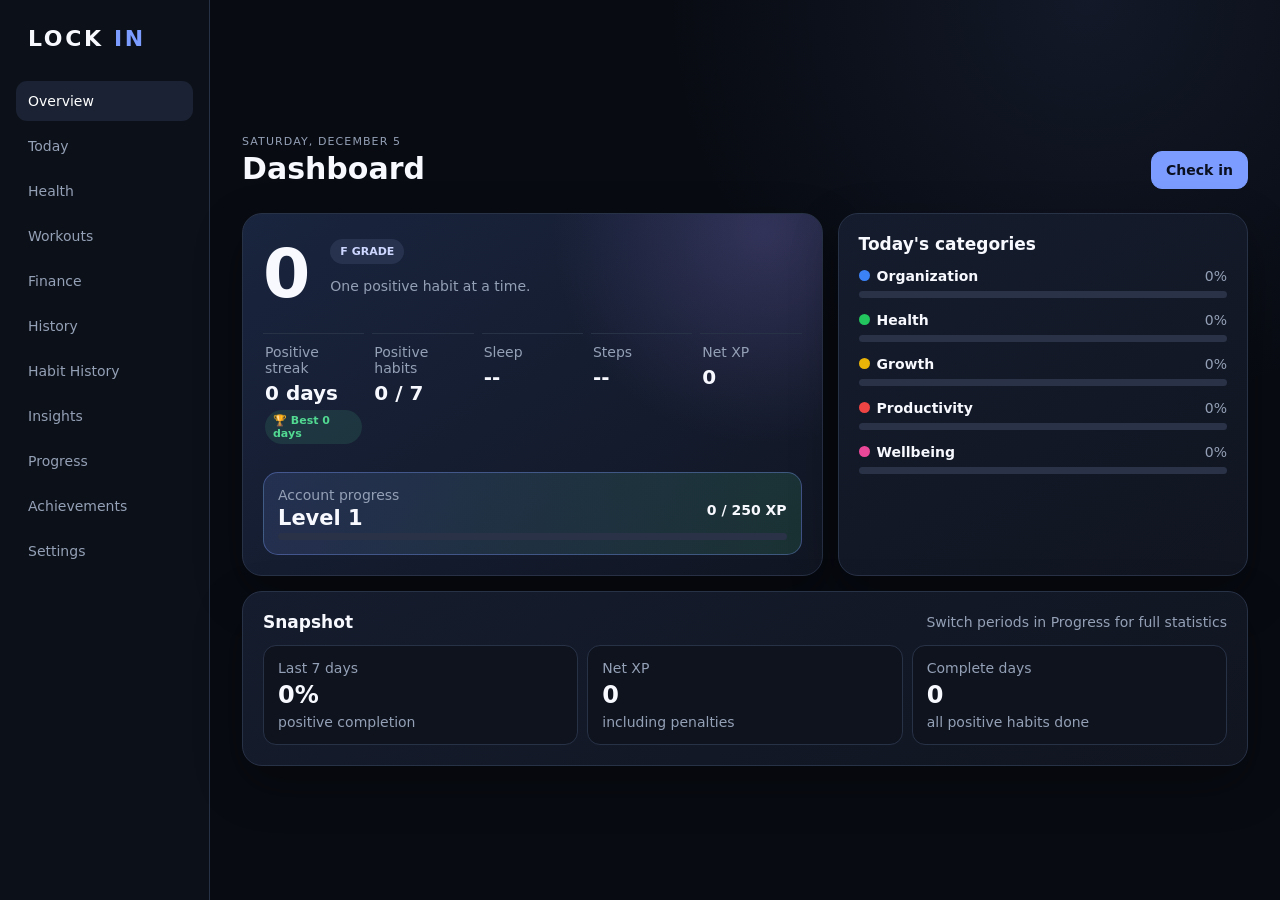
<file: index.html>
<!DOCTYPE html>

<html><head><meta content="agent" name="ms-sp-authoring-source"/><meta charset="utf-8"/><meta content="width=device-width,initial-scale=1" name="viewport"/><title>Lock-In: Personal Growth Dashboard</title><link rel="stylesheet" href="css/styles.css"></head><body><div class="app"><aside class="side"><div class="logo">LOCK <b>IN</b></div><nav class="nav"></nav></aside><main class="main">
<section class="page on" id="home"><header class="head"><div><div class="eyebrow" id="date"></div><h1>Dashboard</h1></div><button class="btn primary" data-go="today">Check in</button></header><div class="grid"><article class="card hero s7"><div class="row" style="justify-content:flex-start;gap:20px"><div class="score" id="score"></div><div><span class="pill" id="grade"></span><p class="muted" id="message"></p></div></div><div class="stats"><div class="stat"><span class="muted">Positive streak</span><b id="streak"></b></div><div class="stat"><span class="muted">Positive habits</span><b id="done"></b></div><div class="stat"><span class="muted">Sleep</span><b id="sleepStat"></b></div><div class="stat"><span class="muted">Steps</span><b id="stepsStat"></b></div><div class="stat"><span class="muted">Net XP</span><b id="xpToday"></b></div></div><div class="xp"><div class="row"><div><span class="muted">Account progress</span><h2 id="level" style="margin:3px 0"></h2></div><b id="xpText"></b></div><div class="bar"><i id="xpBar"></i></div></div></article><article class="card s5"><div class="title"><h2>Today's categories</h2></div><div id="categories"></div></article><article class="card s12"><div class="title"><h2>Snapshot</h2><span class="muted">Switch periods in Progress for full statistics</span></div><div class="cards" id="recent"></div></article></div></section>
<section class="page" id="today"><header class="head"><div><div class="eyebrow">Daily review</div><h1 id="dailyHeading">Today</h1></div><div><div class="dayNavigator" id="dayNavigator"><button class="btn" id="dayPrev" title="Previous day">←</button><input class="field" id="dayPicker" type="date"/><button class="btn" id="dayNext" title="Next day">→</button><button class="btn todayJump" id="jumpToday">Today</button></div><div class="viewingLabel" id="viewingLabel"></div></div></header><div class="futureNote" id="futureNote">You are viewing a future date. Entries will be saved to that selected day.</div><article class="card cleanHero"><div class="todayRing" id="todayRing"><strong id="todayPercent">0%</strong></div><div><div class="eyebrow">Today's grade</div><div class="heroGrade" id="heroGrade">F</div><div class="heroRemain" id="heroRemain">Start with one habit</div></div><div class="heroAside"><span class="muted">Net XP</span><b id="todayXP">0</b><span class="muted" id="completeStatus">Not complete</span></div></article><article class="card nextAction"><div><div class="eyebrow">Next best action</div><h3 id="nextActionName">Choose one positive habit</h3><span class="muted" id="nextActionReason">Start small and build momentum.</span></div><div class="nextActionPoints" id="nextActionPoints">+0 XP</div></article><div class="todayLayout"><div><div class="muted" style="font-size:12px;margin:0 2px 8px">Click any habit name to add a dated note or view its full history.</div><div class="todaySectionLabel">Winning categories <span style="float:right"><button class="btn foldControl" data-fold-action="expand" data-fold-scope="good" type="button">Expand all</button> <button class="btn foldControl" data-fold-action="collapse" data-fold-scope="good" type="button">Collapse all</button></span></div><div class="todayCategoriesClean" id="todayCategories"></div><div class="todaySectionLabel">Risks today <span style="float:right"><button class="btn foldControl" data-fold-action="expand" data-fold-scope="bad" type="button">Expand all</button> <button class="btn foldControl" data-fold-action="collapse" data-fold-scope="bad" type="button">Collapse all</button></span></div><div class="todayCategoriesClean" id="badCategories"></div></div><article class="card compactReflection"><div class="title"><h2>Reflection</h2><span class="muted">Optional</span></div><p class="reflectionHint">Capture only what will help tomorrow.</p><div class="reflection"><div class="freezePanel"><div class="freezeRow"><div><b>Freeze this day</b><div class="muted" style="font-size:11px">Protect streaks and exclude the day from standard stats. Completed habits can still earn XP.</div></div><label><input id="freezeDay" type="checkbox"/> Freeze</label></div><div class="freezeReasonWrap" hidden="" id="freezeReasonWrap"><textarea class="field" id="freezeReason" placeholder="Reason required, such as sick or on vacation"></textarea><div class="freezeError" id="freezeError">A reason is required to freeze this day.</div></div></div><select class="field" id="mood"><option value="">Mood</option><option>Great</option><option>Good</option><option>Okay</option><option>Low</option></select><textarea class="field" id="win" placeholder="Biggest win"></textarea><textarea class="field" id="blocker" placeholder="Main obstacle"></textarea><textarea class="field" id="focus" placeholder="Tomorrow's focus"></textarea><button class="btn primary" id="saveReflection">Save reflection</button></div></article></div></section><section class="page" id="health"><header class="head"><div><div class="eyebrow">Daily logging</div><h1>Health</h1></div><div class="dayNavigator"><button class="btn" id="healthPrev">←</button><input class="field" id="healthDate" type="date"/><button class="btn" id="healthNext">→</button><button class="btn" id="healthToday">Today</button></div></header><article class="card"><div class="title"><div><h2>Daily Health</h2><span class="muted" id="healthDateLabel"></span></div></div><div class="healthSection"><div class="healthSectionTitle"><div><h3>Sleep</h3><span>Log this independently at any time</span></div></div><div class="two"><label class="reflect"><b>Went to bed</b><input class="field" id="bedtime" type="time"/></label><label class="reflect"><b>Woke up</b><input class="field" id="wakeTime" type="time"/></label></div><div class="statCard" style="margin-top:10px"><span>Calculated sleep</span><b id="sleepDurationPreview">Not logged</b></div><button class="btn primary" id="saveSleep" style="margin-top:10px" type="button">Save Sleep</button></div><div class="healthSection"><div class="healthSectionTitle"><div><h3>Daily Metrics</h3><span>Log only what you want</span></div></div><label class="reflect"><b>Steps</b><input class="field" id="steps" max="200000" min="0" placeholder="7500" step="1" type="number"/></label><div class="stepsProgress" id="stepsProgress"><div class="bar"><i id="stepsBar" style="width:0%"></i></div><div class="stepsGoalLine"><span id="stepsProgressText">0 steps</span><span>Goal: <input class="field" id="stepsGoal" max="100000" min="1000" step="500" style="width:110px" type="number" value="10000"/></span></div></div><div class="two"><label class="reflect"><b>Water (oz)</b><input class="field" id="water" max="1000" min="0" placeholder="64" step="1" type="number"/></label><label class="reflect"><b>Weight (lb)</b><input class="field" id="weight" max="1500" min="0" placeholder="Optional" step=".1" type="number"/></label></div><div class="two"><label class="reflect"><b>Calories</b><input class="field" id="calories" max="20000" min="0" placeholder="Optional" step="1" type="number"/></label><label class="reflect"><b>Protein (g)</b><input class="field" id="protein" max="1000" min="0" placeholder="Optional" step="1" type="number"/></label></div></div><button class="btn primary" id="saveDailyHealth" style="margin-top:14px" type="button">Save Health</button></article><div class="healthPageDivider"><div><div class="eyebrow">Your data</div><h2>Health Overview</h2></div><span class="muted">Stats and trends from your saved entries</span></div><div class="healthRangeControls"><div class="seg" id="healthRange"><button data-health-period="day" type="button">Day</button><button data-health-period="week" type="button">Week</button><button class="on" data-health-period="month" type="button">Month</button><button data-health-period="quarter" type="button">Quarter</button><button data-health-period="year" type="button">Year</button><button data-health-period="all" type="button">Lifetime</button></div><div class="picker"><button class="btn" id="healthPeriodPrev" type="button">←</button><input class="field" id="healthPeriodDate" style="width:auto" type="date"/><button class="btn" id="healthPeriodNext" type="button">→</button></div></div><div class="muted healthPeriodLabel" id="healthPeriodLabel"></div><div class="healthSection"><div class="healthSectionTitle"><div><h3>Health Stats</h3><span>Key health totals without repeated workout details</span></div></div><div class="statCards compactStats" id="healthStats"></div></div><div class="healthSection"><div class="healthSectionTitle"><div><h3>Trends</h3><span>Recent logged measurements</span></div></div><div class="healthCharts"><div class="chartBox"><h3 id="healthStepsTitle">Steps</h3><canvas id="healthStepsChart"></canvas></div><div class="chartBox"><h3 id="healthSleepTitle">Sleep</h3><canvas id="healthSleepChart"></canvas></div><div class="chartBox" style="grid-column:1/-1"><h3 id="healthWeightTitle">Weight trend</h3><canvas id="healthWeightChart"></canvas><div class="weightTrendEmpty" hidden="" id="weightTrendEmpty">Log weight on multiple days to build a trend.</div></div></div></div></section><section class="page" id="workouts"><header class="head"><div><div class="eyebrow">Training</div><h1>Workouts</h1></div><button class="btn" data-go="history" type="button">Workout History</button></header><div class="grid"><article class="card s8 workoutEntryCard"><div class="title"><div><h2>Log Workout</h2><span class="muted">Exercises, sets, reps, weight, and rating</span></div></div><div class="healthSection"><div class="freezePanel"><label style="display:flex;align-items:center;gap:10px"><input id="workout" style="width:20px;height:20px" type="checkbox"/> <b>Workout completed</b></label><div id="workoutDetails" style="margin-top:12px"><div class="two"><label class="reflect"><b>Workout type</b><select class="field" id="workoutType"><option value="">Choose type</option><option>Push</option><option>Pull</option><option>Legs</option><option>Upper</option><option>Lower</option><option>Full Body</option><option>Cardio</option><option>Sport</option><option>Other</option></select></label><label class="reflect"><b>Duration (minutes)</b><input class="field" id="workoutDuration" max="1440" min="0" placeholder="60" step="1" type="number"/></label></div><div class="reflect"><b>Exercises</b><div class="exerciseBuilder"><label class="exerciseField exerciseName"><b>Exercise name</b><input class="field" id="exerciseName" placeholder="Example: Bench Press"/></label><label class="exerciseField"><b>Weight (lb, optional)</b><input class="field" id="exerciseWeight" max="5000" min="0" placeholder="Example: 185" step="0.5" type="number"/></label><label class="exerciseField"><b>Sets</b><input class="field" id="exerciseSets" max="100" min="0" placeholder="Example: 3" step="1" type="number"/></label><label class="exerciseField"><b>Reps per set</b><input class="field" id="exerciseReps" max="1000" min="0" placeholder="Example: 8" step="1" type="number"/></label><button class="btn primary addExerciseButton" id="addExercise" type="button">Add exercise to workout</button></div><small class="muted">Weight is optional. Reps and sets can also be left blank for cardio or timed exercises.</small><div class="exerciseList" id="exerciseList"></div></div><div class="workoutReflection"><div class="eyebrow">Workout reflection</div><label class="reflect"><b>Workout rating</b><div aria-label="Workout rating" class="starPicker" id="workoutRating" role="radiogroup"><button aria-label="Rate up to 1 star" class="ratingStar" data-star="1" type="button">★</button><button aria-label="Rate up to 2 stars" class="ratingStar" data-star="2" type="button">★</button><button aria-label="Rate up to 3 stars" class="ratingStar" data-star="3" type="button">★</button><button aria-label="Rate up to 4 stars" class="ratingStar" data-star="4" type="button">★</button><button aria-label="Rate up to 5 stars" class="ratingStar" data-star="5" type="button">★</button><small class="muted" id="workoutRatingText">Not rated</small></div></label><label class="reflect"><b>Reflection notes</b><textarea class="field" id="workoutReflectionNotes" placeholder="How did the workout feel?" rows="3"></textarea></label></div><label class="reflect"><b>Workout notes</b><textarea class="field" id="workoutNotes" placeholder="Optional notes about the exercises or session" rows="4"></textarea></label></div></div></div><button class="btn primary" id="saveHealth" style="margin-top:14px" type="button">Save Workout</button></article><article class="card s4 workoutStatsCard"><div class="title"><div><h2>Workout Stats</h2><span class="muted">Types, exercise totals, and ratings</span></div></div><div class="healthSection"><div class="title" style="margin-top:18px"><div><h2>Exercises</h2><span class="muted">Choose a workout day to see its exercises, sets, reps, and weight</span></div></div><div class="workoutFilterBar"><label><b>Workout day</b> <select class="field" id="healthWorkoutFilter" style="width:auto"><option value="all">Overall</option><option>Push</option><option>Pull</option><option>Legs</option><option>Upper</option><option>Lower</option><option>Full Body</option><option>Cardio</option><option>Sport</option><option>Other</option></select></label></div><div class="statCards" id="filteredWorkoutSummary"></div><div class="leaderboardTable" id="exerciseLeaderboard" style="margin-top:12px"></div><div class="title workoutSubhead"><div><h2>Personal Records</h2><span class="muted">Highest logged weight by exercise</span></div></div><div class="personalRecordGrid" id="personalRecords"></div><div class="cleanDivider"></div><div class="row"><div><b>Full workout logs</b><div class="muted" style="font-size:12px">View complete entries in History to avoid showing the same logs twice.</div></div><button class="btn" id="openWorkoutHistory" type="button">Open History</button></div><div hidden="" id="workoutLogs"></div><div class="cleanDivider workoutTypesDivider"></div><div class="title"><div><h2>Workout Types</h2><span class="muted">Lifetime totals by workout type</span></div></div><div class="overallTypeGrid" id="overallWorkoutTypes"></div></div></article></div></section><section class="page" id="finance"><header class="head"><div><div class="eyebrow">Money tracking</div><h1>Finance</h1></div><div class="seg" id="financeRange"><button data-finance-period="day" type="button">Day</button><button data-finance-period="week" type="button">Week</button><button class="on" data-finance-period="month" type="button">Month</button><button data-finance-period="quarter" type="button">Quarter</button><button data-finance-period="year" type="button">Year</button><button data-finance-period="all" type="button">Lifetime</button></div></header><div class="financeLayout"><article class="card financeEntry"><div class="title"><div><h2>Add Transaction</h2><span class="muted">Income or expense</span></div></div><form class="financeForm" id="financeForm"><label><b>Type</b><select class="field" id="financeType"><option value="expense">Expense</option><option value="income">Income</option></select></label><label><b>Amount</b><input class="field" id="financeAmount" min="0.01" placeholder="0.00" step="0.01" type="number"/></label><label><b>Category</b><select class="field" id="financeCategory"><option>Food</option><option>Gas</option><option>Entertainment</option><option>Shopping</option><option>School</option><option>Bills</option><option>Rent</option><option>Travel</option><option>Investment</option><option>Paycheck</option><option>Other</option></select></label><label><b>Date</b><input class="field" id="financeDate" type="date"/></label><label class="financeWide"><b>Description</b><input class="field" id="financeDescription" placeholder="What was this for?"/></label><button class="btn primary financeWide" type="submit">Save Transaction</button></form><div class="cleanDivider"></div><div class="title"><div><h2>Monthly Budgets</h2><span class="muted">Optional spending limits by category</span></div></div><form class="budgetForm" id="budgetForm"><select class="field" id="budgetCategory"><option>Food</option><option>Gas</option><option>Entertainment</option><option>Shopping</option><option>School</option><option>Bills</option><option>Rent</option><option>Travel</option><option>Other</option></select><input class="field" id="budgetAmount" min="0" placeholder="Monthly limit" step="1" type="number"/><button class="btn" type="submit">Set</button></form><div class="budgetList" id="budgetList"></div></article><article class="card financeDashboard"><div class="title"><div><h2 id="financePeriodTitle">This Month</h2><span class="muted" id="financePeriodLabel"></span></div><div class="picker"><button class="btn" id="financePrev" type="button">←</button><input class="field" id="financePeriodDate" style="width:auto" type="date"/><button class="btn" id="financeNext" type="button">→</button></div></div><div class="statCards compactStats" id="financeSummary"></div><div class="financeCharts"><div class="chartBox"><h3>Spending by Category</h3><canvas id="financeCategoryChart"></canvas></div><div class="chartBox"><h3>Income vs Expenses</h3><canvas id="financeFlowChart"></canvas></div></div><div class="title" style="margin-top:18px"><div><h2>Transactions</h2><span class="muted">Newest first</span></div><select class="field" id="financeTransactionFilter" style="width:auto"><option value="all">All</option><option value="expense">Expenses</option><option value="income">Income</option></select></div><div class="transactionList" id="transactionList"></div></article></div></section><section class="page" id="history"><header class="head"><div><div class="eyebrow">Daily record</div><h1>History</h1></div></header><article class="card"><div class="calendarHead"><button class="btn" id="prev">←</button><h2 id="month"></h2><button class="btn" id="next">→</button></div><div class="calendar" id="calendar"></div></article><article class="card" style="margin-top:16px"><div class="title"><div><h2>Workout History</h2><span class="muted">Saved workouts from the calendar, newest first</span></div><select class="field" id="workoutHistoryFilter" style="width:auto"><option value="all">All workouts</option><option>Push</option><option>Pull</option><option>Legs</option><option>Upper</option><option>Lower</option><option>Full Body</option><option>Cardio</option><option>Sport</option><option>Other</option></select></div><div class="workoutHistoryGrid" id="calendarWorkoutHistory"></div></article></section>
<section class="page" id="habit-history"><header class="head"><div><div class="eyebrow">Notes and daily records</div><h1>Habit History</h1></div></header><article class="card"><div class="historyControls"><select class="field" id="historyHabitSelect"></select><input class="field" id="historyDatePicker" style="width:auto" type="date"/></div><div class="historySummary" id="historyPageSummary"></div><div class="historyNoteEditor"><div class="row"><div><h3 style="margin:0">Habit note</h3><span class="muted" id="historyNoteLabel"></span></div><button class="btn primary" id="saveHistoryNote">Save note</button></div><textarea class="field" id="historyNoteText" placeholder="What did you accomplish for this habit on this date?" style="margin-top:10px"></textarea></div><div class="title" style="margin-top:20px"><h2>Full daily history</h2><span class="muted">✓ completed · ❄ frozen · 📝 note</span></div><div class="historyTimeline" id="historyPageTimeline"></div></article></section><section class="page" id="insights"><header class="head"><div><div class="eyebrow">Your personal dashboard</div><h1>Insights</h1></div><div class="insightControls"><div class="seg" id="insightRange"><button class="on" data-insight-period="week" type="button">Week</button><button data-insight-period="month" type="button">Month</button><button data-insight-period="quarter" type="button">Quarter</button><button data-insight-period="year" type="button">Year</button><button data-insight-period="all" type="button">Lifetime</button></div></div><div class="picker"><button class="btn" id="insightWeekPrev" type="button">←</button><input class="field" id="insightWeekDate" style="width:auto" type="date"/><button class="btn" id="insightWeekNext" type="button">→</button><button class="btn" id="insightWeekToday" type="button">Current Period</button></div></header><div class="insightsGrid"><article class="card lifeScoreCard"><div class="eyebrow">Life Score</div><div class="lifeScoreHero"><div class="lifeScoreRing" id="lifeScoreRing"><strong id="lifeScoreValue">0</strong><span>/ 100</span></div><div><div class="lifeGrade" id="lifeScoreGrade">F</div><h2 id="lifeScoreMessage">Start logging to build your score</h2><p class="muted">A weekly, balanced snapshot. It is a motivational indicator, not a medical or financial assessment.</p><div class="lifeLevel"><div class="row"><b id="lifeLevelValue">Life Level 1</b><span id="lifeLevelXp">0 XP</span></div><div class="bar"><i id="lifeLevelBar" style="width:0%"></i></div><small class="muted" id="lifeLevelNext">0 XP to next level</small></div></div></div><div class="scoreBreakdown" id="lifeScoreBreakdown"></div></article><article class="card weeklyReportCard"><div class="title"><div><h2>Weekly Report</h2><span class="muted" id="weeklyReportPeriod"></span></div><span class="pill" id="weeklyGrade">F</span></div><div class="statCards compactStats" id="weeklySummary"></div><div class="weeklyCallouts"><div class="weeklyCallout win"><span>Biggest win</span><b id="weeklyWin">—</b></div><div class="weeklyCallout focus"><span>Focus next</span><b id="weeklyFocus">—</b></div></div></article><article class="card insightsCard"><div class="title"><div><h2>Smart Insights</h2><span class="muted" id="insightPeriodLabel">Based on your logged data</span></div></div><div class="insightSections"><section><h3>Habits</h3><div class="insightList" id="habitInsights"></div></section><section><h3>Health</h3><div class="insightList" id="healthInsights"></div></section><section><h3>Workouts</h3><div class="insightList" id="workoutInsights"></div></section><section><h3>Finance</h3><div class="insightList" id="financeInsights"></div></section></div></article></div></section><section class="page" id="progress"><header class="head"><div><div class="eyebrow">Statistics by period</div><h1>Progress</h1></div><div class="seg"><button data-period="day">Day</button><button class="on" data-period="week">Week</button><button data-period="month">Month</button><button data-period="quarter">Quarter</button><button data-period="year">Year</button><button data-period="all">Lifetime</button></div></header><article class="card"><div class="title"><h2 id="periodTitle"></h2><div class="picker"><button class="btn" id="periodPrev">←</button><input class="field" id="periodDate" style="width:auto" type="date"/><button class="btn" id="periodNext">→</button></div></div><div class="progressDashboard" id="periodSummary"></div><section class="frozenStats" id="frozenStats"></section><div class="grid" style="margin-top:15px"><div class="s6"><h3>Positive habit performance</h3><div id="periodGood"></div></div><div class="s6"><h3>Negative habit activity</h3><div id="periodBad"></div></div></div><div class="title" style="margin-top:22px"><h2>Category XP</h2><span class="muted">XP earned by category in this period</span></div><div class="categoryXpGrid" id="categoryXp"></div><div class="charts"><div class="chartBox wide"><h3>Score and net XP trend</h3><canvas id="trendChart"></canvas><div class="legend"><span><i style="background:#7c9cff"></i>Positive score</span><span><i style="background:#52d992"></i>Positive XP</span><span><i style="background:#ff687d"></i>Penalty XP</span></div></div><div class="chartBox"><h3>Category completion</h3><canvas id="categoryChart"></canvas></div><div class="chartBox"><h3>Good vs. bad activity</h3><canvas id="activityChart"></canvas></div><div class="chartBox"><h3>Category balance</h3><canvas id="radarChart"></canvas></div><div class="chartBox"><h3>Day-of-week performance</h3><canvas id="weekdayChart"></canvas></div><div class="chartBox"><h3>Sleep and completion</h3><canvas id="sleepChart"></canvas></div><div class="chartBox"><h3>Steps and completion</h3><canvas id="stepsChart"></canvas></div><div class="chartBox"><h3>Habit leaderboard</h3><div id="leaderboard"></div></div><div class="chartBox wide"><div class="title"><h3>Period report card</h3></div><div class="reportCard" id="reportCard"></div></div><div class="chartBox wide"><h3 id="heatTitle">Activity heatmap</h3><div class="heatmap" id="periodHeatmap"></div><div class="legend"><span><i style="background:#20283a"></i>No entry</span><span><i style="background:#344b76"></i>Started</span><span><i style="background:#4d83df"></i>Strong</span><span><i style="background:#52d992"></i>Complete</span><span><i style="background:#ff687d"></i>Bad habit occurred</span></div></div></div></article></section>
<section class="page" id="achievements"><header class="head"><div><div class="eyebrow">Milestones and records</div><h1>Achievements</h1></div></header><article class="card"><div class="title"><h2>Your collection</h2><span class="muted" id="achievementCount"></span></div><div class="achievementNote"><b>Exercise-neutral milestones</b><span>Workout achievements reward logging, consistency, and total training volume without requiring any specific exercise.</span></div><div class="achievementGrid" id="achievementGrid"></div></article></section><section class="page" id="settings"><header class="head"><div><div class="eyebrow">Make it yours</div><h1>Settings</h1></div></header><div class="grid"><article class="card s12"><form class="setup" id="habitForm"><div aria-live="polite" class="formMessage" id="habitFormMessage"></div><input class="field" id="name" placeholder="Habit name" required=""/><select class="field" id="type"><option value="good">Good habit</option><option value="bad">Bad habit</option></select><input class="field" id="category" placeholder="Category"/><input class="field" id="points" max="100" min="1" type="number" value="20"/><button class="btn primary" id="addHabitButton" type="button">Add Habit</button><input id="color" type="hidden" value="#3b82f6"/><div style="grid-column:1/-1"><div class="eyebrow">Choose a color</div><div class="palette" id="palette"></div></div></form></article><article class="card s12" id="habitManagerCard"><div class="habitManagerHead"><div><h2 style="margin:0">Your habits</h2><span class="editModeHelp">Edit fields, drag ☰ to reorder, then save all changes.</span></div><div class="editActions"><button class="btn" id="toggleEditHabits" type="button">Edit Habits</button><button class="btn primary" id="saveAllHabits" style="display:none" type="button">Save All Changes</button></div></div><table class="table"><thead><tr><th colspan="6">Habit list</th></tr></thead><tbody id="habitTable"></tbody></table></article><article class="card s12"><div class="title"><div><h2>Backup &amp; Restore</h2><span class="muted">Protect habits, history, notes, freezes, reflections, and appearance settings</span></div></div><div class="backupActions"><button class="btn primary" id="exportBackup" type="button">Export Backup</button><button class="btn" id="importBackup" type="button">Import Backup</button><input accept="application/json,.json" hidden="" id="backupFile" type="file"/></div><div aria-live="polite" class="backupStatus" id="backupStatus">No backup action yet.</div><div class="dangerNote">Import replaces the app data stored in this browser after validation. Export a current backup first if you may want to undo the restore.</div></article><article class="card s12" data-appearance-card=""><div class="title"><h2>Appearance</h2><span class="muted">Changes save automatically</span></div><div class="previewStrip">LOCK IN · Live theme preview</div><div class="appearanceGrid"><div class="appearanceGroup"><h3>Theme</h3><div class="themeChoices" id="themeChoices"></div></div><div class="appearanceGroup"><h3>Accent color</h3><div class="accentChoices" id="accentChoices"></div></div><div class="appearanceGroup"><h3>Secondary accent</h3><div class="accentChoices" id="accent2Choices"></div></div><div class="appearanceGroup"><h3>Card style</h3><div class="choiceRow" id="cardChoices"></div></div><div class="appearanceGroup"><h3>Display density</h3><div class="choiceRow" id="densityChoices"></div></div><div class="appearanceGroup"><h3>Animations</h3><div class="choiceRow" id="animationChoices"></div></div></div></article></div></section>
</main></div><nav class="mobile"></nav><dialog class="dialog habitDialog" id="habitDialog"><button class="modalClose" id="habitDialogClose">×</button><div class="dialogTopContent"><div class="eyebrow">Habit details</div><h2 id="habitDialogTitle"></h2></div><div class="summary" id="habitDialogStats"></div><div class="notePanel"><div class="row"><h3 style="margin:0">Habit note</h3><input class="field" id="habitNoteDatePicker" style="width:auto" type="date"/></div><p class="muted" style="margin:8px 0">Write what you accomplished for this habit on the selected date.</p><textarea class="field" id="habitNote" placeholder="What did you do for this habit?"></textarea><button class="btn primary" id="saveHabitNote" style="margin-top:8px">Save note</button></div><div class="row" style="margin-top:16px"><div><h3 style="margin:0">Habit history</h3><span class="muted">Open the dedicated section for the complete timeline.</span></div><button class="btn" id="openHabitHistoryPage" type="button">View full history</button></div></dialog><dialog class="dialog" id="dialog"><button aria-label="Close daily review" class="modalClose" id="close" title="Close">×</button><div class="row dialogTopContent"><div><div class="eyebrow">Daily review</div><h2 id="dialogTitle"></h2></div><div style="text-align:right"><h2 id="dialogScore"></h2><span class="pill" id="dialogGrade"></span></div></div><div class="summary" id="dialogSummary"></div><div class="dialogGrid"><section class="pane"><h3>Habit status</h3><div id="dialogHabits"></div></section><section class="pane"><h3>Reflection</h3><div id="dialogReflection"></div></section></div><section class="dialogWorkout" id="dialogWorkout"></section></dialog><div class="toast" id="toast"></div><div class="chartTooltip" id="chartTooltip"></div>
<script src="js/app.js" defer></script></body></html>
</file>
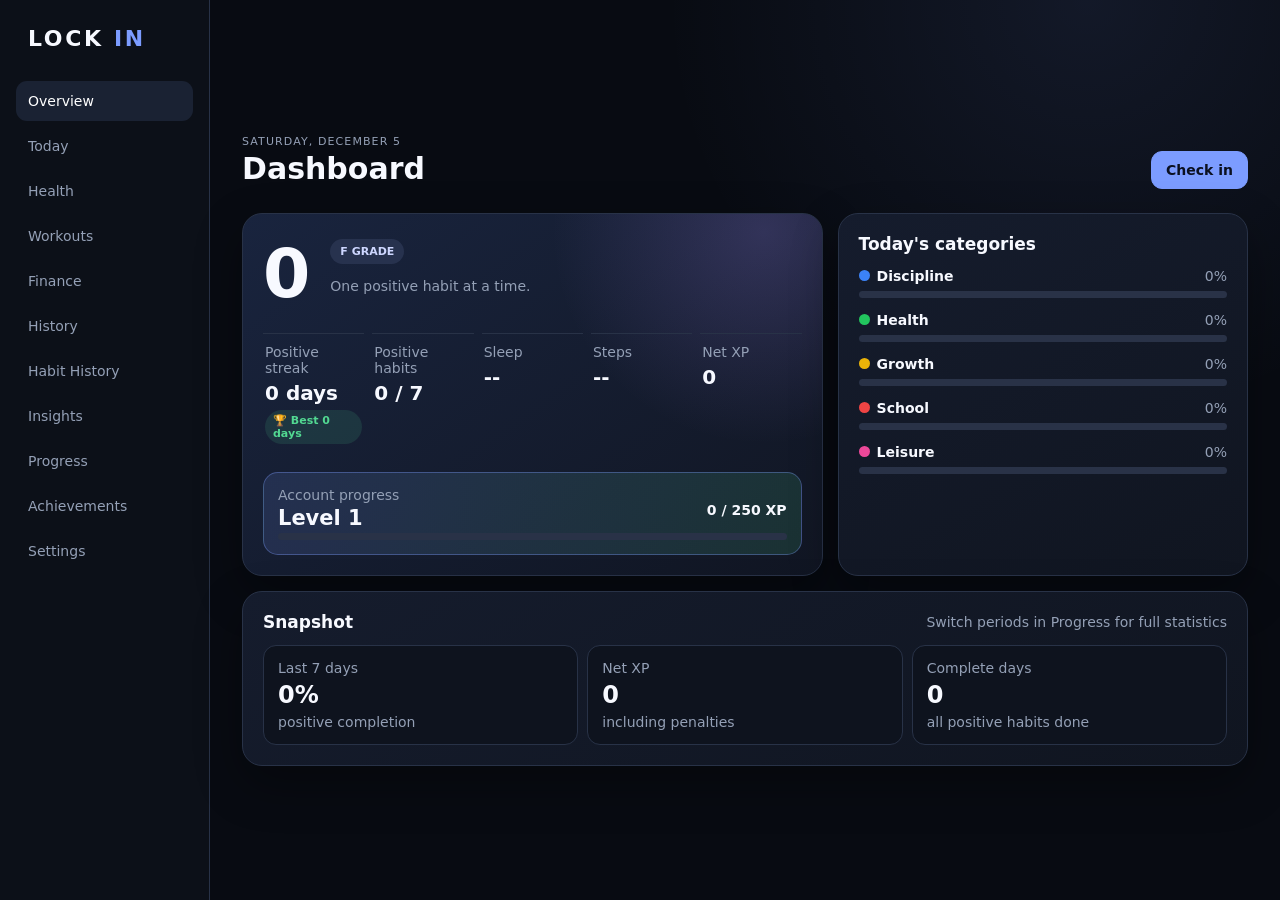
<file: Lock-In-Personal_Growth_Dashboard_V21.html>
<!DOCTYPE html>

<html><head><meta content="agent" name="ms-sp-authoring-source"/><meta charset="utf-8"/><meta content="width=device-width,initial-scale=1" name="viewport"/><title>Lock In v21</title><style>
:root{--bg:#080b12;--card:#121827;--line:#283247;--text:#f7f9ff;--muted:#94a0b6;--accent:#7c9cff;--accent-rgb:124,156,255;--accent2:#52d992;--accent2-rgb:82,217,146;--good:#52d992;--bad:#ff687d;--radius:20px;--pad:20px;--shadow:0 18px 48px #0005}*{box-sizing:border-box}body{margin:0;background:radial-gradient(circle at 85% 0,#7c9cff18,transparent 30%),var(--bg);color:var(--text);font:14px system-ui,-apple-system,Segoe UI,sans-serif}button,input,select,textarea{font:inherit}.app{display:grid;grid-template-columns:210px 1fr;min-height:100vh}.side{padding:26px 16px;border-right:1px solid var(--line);background:#0c1018}.logo{font-size:22px;font-weight:900;letter-spacing:.12em;margin:0 12px 30px}.logo b{color:var(--accent)}.nav{display:grid;gap:5px}.nav button,.mobile button{border:0;background:transparent;color:var(--muted);padding:12px;border-radius:11px;text-align:left;cursor:pointer}.nav button.on{background:#1a2233;color:white}.main{max-width:1180px;width:100%;margin:auto;padding:32px}.page{display:none}.page.on{display:block}.head{display:flex;align-items:end;justify-content:space-between;margin-bottom:24px}.head h1{margin:3px 0;font-size:30px}.eyebrow{color:var(--muted);font-size:11px;text-transform:uppercase;letter-spacing:.1em}.grid{display:grid;grid-template-columns:repeat(12,1fr);gap:15px}.card{background:linear-gradient(150deg,#151c2d,#101520);border:1px solid var(--line);border-radius:var(--radius);padding:var(--pad);box-shadow:var(--shadow)}.s4{grid-column:span 4}.s5{grid-column:span 5}.s6{grid-column:span 6}.s7{grid-column:span 7}.s8{grid-column:span 8}.s12{grid-column:span 12}.hero{background:radial-gradient(circle at 90% 5%,#a78bfa33,transparent 34%),linear-gradient(145deg,#19243e,#111623)}.score{font-size:68px;font-weight:900}.pill{display:inline-block;padding:6px 10px;border-radius:99px;background:#27324e;color:#ced7ff;font-size:11px;font-weight:800}.row{display:flex;justify-content:space-between;align-items:center}.stats{display:grid;grid-template-columns:repeat(5,1fr);gap:8px;margin-top:20px}.stat{border-top:1px solid var(--line);padding:10px 2px}.stat b{display:block;font-size:20px;margin-top:5px}.muted{color:var(--muted)}.bar{height:7px;background:#293247;border-radius:99px;overflow:hidden}.bar i{display:block;height:100%;background:linear-gradient(90deg,var(--accent),var(--accent2))}.xp{margin-top:18px;padding:14px;border:1px solid rgba(var(--accent-rgb),.36);border-radius:15px;background:linear-gradient(90deg,rgba(var(--accent-rgb),.14),rgba(var(--accent2-rgb),.14))}.title{display:flex;justify-content:space-between;align-items:center;margin-bottom:13px}.title h2{font-size:17px;margin:0}.group{margin:20px 0}.group:first-child{margin-top:0}.groupname{color:var(--muted);font-size:11px;font-weight:800;letter-spacing:.1em;text-transform:uppercase}.habit{display:grid;grid-template-columns:9px 1fr auto;gap:12px;align-items:center;padding:13px 7px;border-bottom:1px solid var(--line);border-radius:10px}.habit.done{background:#52d99210}.habit.triggered{background:#ff687d12}.stripe{height:35px;border-radius:9px}.habit input{width:20px;height:20px}.habit small{color:var(--muted)}.field{width:100%;background:#0c111b;color:white;border:1px solid var(--line);border-radius:11px;padding:10px}.reflection{display:grid;gap:10px}.two{display:grid;grid-template-columns:1fr 1fr;gap:8px}textarea{min-height:80px;resize:vertical}.btn{border:1px solid var(--line);background:#192133;color:white;padding:10px 14px;border-radius:11px;cursor:pointer}.primary{background:var(--accent);border-color:var(--accent);color:#0b1020;font-weight:800}.seg{display:flex;gap:5px;padding:4px;background:#0c111b;border:1px solid var(--line);border-radius:13px}.seg button{border:0;background:transparent;color:var(--muted);padding:8px 12px;border-radius:9px;cursor:pointer}.seg button.on{background:#27324e;color:white}.picker{display:flex;gap:8px;align-items:center;flex-wrap:wrap}.calendarHead{display:flex;justify-content:space-between;align-items:center}.calendar{display:grid;grid-template-columns:repeat(7,1fr);gap:6px;margin-top:16px}.dow{text-align:center;color:var(--muted);font-size:11px}.day{min-height:84px;background:#0e131e;border:1px solid var(--line);border-radius:12px;padding:8px;cursor:pointer}.day.today{border-color:var(--accent)}.day.blank{opacity:.12}.day small{display:block;color:var(--muted);margin-top:16px}.cards{display:grid;grid-template-columns:repeat(auto-fit,minmax(155px,1fr));gap:9px}.mini{background:#0e131e;border:1px solid var(--line);border-radius:13px;padding:14px}.mini strong{display:block;font-size:24px;margin:5px 0}.rank{display:grid;grid-template-columns:1fr 120px 44px;gap:10px;align-items:center;padding:11px 0;border-bottom:1px solid var(--line)}.dot{width:11px;height:11px;border-radius:50%;display:inline-block;margin-right:7px}.setup{display:grid;grid-template-columns:2fr 1fr 1fr 100px auto;gap:8px}.palette{display:flex;gap:8px;flex-wrap:wrap;margin-top:10px}.swatch{width:37px;height:37px;border-radius:50%;border:3px solid transparent;cursor:pointer}.swatch.on{border-color:white;box-shadow:0 0 0 3px #ffffff22}.table{width:100%;border-collapse:collapse}.table th,.table td{padding:11px;text-align:left;border-bottom:1px solid var(--line)}.table th{color:var(--muted);font-size:10px;text-transform:uppercase}.dialog{width:min(900px,95vw);background:#121827;color:white;border:1px solid var(--line);border-radius:20px;padding:21px}.dialog::backdrop{background:#000c}.progressDashboard{display:grid;gap:14px;margin:16px 0}.statGroup{background:var(--surface,#0e131e);border:1px solid var(--line);border-radius:16px;padding:15px}.statGroupHead{display:flex;justify-content:space-between;align-items:center;margin-bottom:10px}.statGroupHead h3{margin:0;font-size:15px}.statGroupHead span{font-size:11px;color:var(--muted)}.statCards{display:grid;grid-template-columns:repeat(auto-fit,minmax(145px,1fr));gap:8px}.statCard{background:color-mix(in srgb,var(--card) 86%,var(--accent) 14%);border:1px solid var(--line);border-radius:12px;padding:12px;min-height:76px}.statCard span{display:block;color:var(--muted);font-size:11px}.statCard b{display:block;font-size:20px;margin-top:5px;line-height:1.15}.statGroup.performance{border-top:3px solid var(--accent)}.statGroup.consistency{border-top:3px solid var(--accent2)}.statGroup.recovery{border-top:3px solid var(--bad)}.statGroup.wellness{border-top:3px solid #06b6d4}.statGroup.insights{border-top:3px solid #eab308}.summary{display:grid;grid-template-columns:repeat(auto-fit,minmax(145px,1fr));gap:8px;margin:15px 0}.summary div,.pane{background:#0e131e;border:1px solid var(--line);border-radius:14px;padding:13px}.summary b{display:block;font-size:20px}.dialogGrid{display:grid;grid-template-columns:1fr 1fr;gap:14px}.statusHead{display:flex;justify-content:space-between;align-items:center;margin:18px 0 4px}.statusHead:first-child{margin-top:0}.status{font-size:11px;padding:4px 7px;border-radius:99px}.complete{background:#52d99222;color:#8ff0b8}.missing{background:#ffffff0b;color:#aeb7c8}.negative{background:#ff687d22;color:#ff9eaa}.reflect{padding:9px 0;border-bottom:1px solid var(--line)}.reflect b{display:block;color:var(--muted);font-size:10px;text-transform:uppercase}.toast{display:none;position:fixed;right:20px;bottom:20px;background:#212b42;padding:11px 15px;border-radius:12px;z-index:20}.charts{display:grid;grid-template-columns:repeat(2,1fr);gap:14px;margin-top:15px}.chartBox{background:#0e131e;border:1px solid var(--line);border-radius:14px;padding:15px;min-height:260px}.chartBox.wide{grid-column:1/-1}.chartBox h3{margin:0 0 12px;font-size:15px}.chartBox canvas{width:100%;height:210px;display:block;cursor:crosshair}.heatmap{display:grid;grid-template-columns:repeat(18,1fr);gap:4px}.heatcell{aspect-ratio:1;border-radius:3px;background:#20283a}.legend{display:flex;gap:10px;flex-wrap:wrap;color:var(--muted);font-size:11px;margin-top:10px}.legend i{width:9px;height:9px;border-radius:50%;display:inline-block;margin-right:4px}.todayHero{display:grid;grid-template-columns:160px 1fr;gap:18px;align-items:center;margin-bottom:15px}.todayRing{width:140px;height:140px;border-radius:50%;display:grid;place-items:center;background:conic-gradient(from 210deg,var(--accent) 0%,var(--accent2) var(--ring),color-mix(in srgb,var(--line) 82%,var(--card)) var(--ring),color-mix(in srgb,var(--line) 82%,var(--card)) 100%);position:relative}.todayRing:after{content:"";position:absolute;inset:12px;border-radius:50%;background:var(--card);box-shadow:inset 0 0 0 1px var(--line)}.todayRing strong{z-index:1;font-size:34px}.todayMetrics{display:grid;grid-template-columns:repeat(4,1fr);gap:9px}.todayMetric{padding:13px;border:1px solid var(--line);border-radius:14px;background:#0e131e}.todayMetric b{display:block;font-size:21px;margin-top:4px}.categoryCards{display:grid;grid-template-columns:repeat(auto-fit,minmax(225px,1fr));gap:12px}.categoryCard{border:1px solid var(--line);border-radius:16px;background:#0e131e;overflow:hidden}.categoryCardHead{padding:14px;border-left:5px solid var(--cat)}.categoryCardHead h3{margin:3px 0}.categoryCardBody{padding:0 13px 10px}.categoryCard .habit{padding:11px 5px}.reflectionCard{position:sticky;top:20px}.chartToolbar{display:flex;gap:6px;flex-wrap:wrap;margin-bottom:12px}.chartToggle{border:1px solid var(--line);background:#141b29;color:var(--muted);border-radius:9px;padding:7px 10px;cursor:pointer}.chartToggle.on{background:#27324e;color:white}.radarLabel{font-size:10px;fill:#94a0b6}.reportCard{background:linear-gradient(135deg,#19243e,#171c2b);border:1px solid rgba(var(--accent-rgb),.36);border-radius:16px;padding:17px}.reportGrade{font-size:52px;font-weight:900;line-height:1}.leaderItem{display:grid;grid-template-columns:28px 1fr auto;gap:10px;align-items:center;padding:10px 0;border-bottom:1px solid var(--line)}.leaderItem:last-child{border:0}.insight{padding:12px;border-left:4px solid var(--accent);background:rgba(var(--accent-rgb),.08);border-radius:0 12px 12px 0;margin-top:10px}.cleanHero{display:grid;grid-template-columns:150px 1fr auto;gap:22px;align-items:center;margin-bottom:14px;padding:22px 24px}.cleanHero .todayRing{width:128px;height:128px}.cleanHero .todayRing:after{inset:11px;background:var(--card)}.cleanHero .todayRing strong{font-size:31px}.heroGrade{font-size:34px;font-weight:900;margin:3px 0}.heroRemain{color:var(--muted);font-size:14px}.heroAside{text-align:right}.heroAside b{display:block;font-size:25px}.nextAction{display:grid;grid-template-columns:1fr auto;gap:15px;align-items:center;margin-bottom:14px;padding:17px 20px;background:linear-gradient(120deg,rgba(var(--accent-rgb),.14),rgba(var(--accent2-rgb),.10));border-color:rgba(var(--accent-rgb),.34)}.nextAction h3{margin:4px 0;font-size:18px}.nextActionPoints{font-size:22px;font-weight:900;color:var(--accent)}.todayLayout{display:grid;grid-template-columns:minmax(0,1fr) 320px;gap:15px}.todaySectionLabel{font-size:11px;letter-spacing:.11em;text-transform:uppercase;color:var(--muted);margin:18px 2px 9px}.todayCategoriesClean{display:grid;gap:9px}.categoryFold{border:1px solid var(--line);border-radius:15px;background:#0e131e;overflow:hidden}.categoryFold summary{list-style:none;cursor:pointer;padding:14px 16px}.categoryFold summary::-webkit-details-marker{display:none}.foldTop{display:grid;grid-template-columns:11px 1fr auto 17px;gap:11px;align-items:center}.foldColor{width:11px;height:34px;border-radius:99px;background:var(--cat)}.foldName{font-size:15px;font-weight:800}.foldMeta{font-size:12px;color:var(--muted);margin-top:2px}.foldPercent{font-size:18px;font-weight:850}.foldChevron{color:var(--muted);transition:.2s}.categoryFold[open] .foldChevron{transform:rotate(90deg)}.foldProgress{height:4px;background:#252d3c;margin:0 16px}.foldProgress i{height:100%;display:block;background:var(--cat)}.foldBody{padding:4px 14px 10px}.riskCard{padding:16px 18px}.riskCard .habit{padding:11px 5px}.compactReflection{padding:18px;position:sticky;top:18px;height:max-content}.compactReflection textarea{min-height:68px}.reflectionHint{font-size:12px;color:var(--muted);margin:-4px 0 4px}.chartTooltip{position:fixed;z-index:200;pointer-events:none;display:none;min-width:135px;max-width:230px;padding:9px 11px;border-radius:10px;background:#080c14ee;border:1px solid #39445c;box-shadow:0 12px 30px #0009;color:#f7f9ff;font-size:12px;line-height:1.45}.chartTooltip b{display:block;margin-bottom:2px}.negativeFold{--cat:var(--bad)}.negativeFold .foldProgress i{background:var(--bad)}.negativeFold .foldColor{background:var(--bad)}.negativeFold .habit input{accent-color:var(--bad)}.dayNavigator{display:flex;align-items:center;gap:8px;flex-wrap:wrap}.dayNavigator .field{width:auto;min-width:145px}.todayJump{display:none}.viewingPast .todayJump{display:inline-block}.viewingLabel{font-size:12px;color:var(--muted);text-align:right;margin-top:6px}.futureNote{padding:10px 12px;border-radius:11px;background:#eab30812;border:1px solid #eab30840;color:#f4d87a;margin-bottom:12px;display:none}.modalClose{position:absolute;top:14px;right:14px;width:36px;height:36px;border:1px solid var(--line);border-radius:50%;background:#1a2233;color:#f7f9ff;font-size:22px;line-height:1;cursor:pointer;display:grid;place-items:center}.modalClose:hover{background:#27324e}.dialog{position:relative;padding-top:26px}.dialogTopContent{padding-right:42px}body[data-theme="forest"]{--bg:#08110d;--card:#122019;--line:#294535;--text:#effaf3;--muted:#96b5a1;--accent:#5ed18a;--accent-rgb:94,209,138;--good:#65dc91;--bad:#f27676}body[data-theme="gold"]{--bg:#0e0b06;--card:#1d170d;--line:#48391c;--text:#fff9e8;--muted:#bcaa7f;--accent:#e8b949;--accent-rgb:232,185,73;--good:#83cf77;--bad:#ee6f73}body[data-theme="sunset"]{--bg:#130910;--card:#24121e;--line:#51243c;--text:#fff3f8;--muted:#c29aaa;--accent:#ff7a7a;--accent-rgb:255,122,122;--good:#67d5aa;--bad:#ff5f78}body[data-theme="neon"]{--bg:#04040c;--card:#0d1020;--line:#2b315d;--text:#f4f2ff;--muted:#9c9bc5;--accent:#8d6bff;--accent-rgb:141,107,255;--good:#00e6a7;--bad:#ff4f9a;--shadow:0 0 28px rgba(var(--accent-rgb),.14)}body[data-theme="light"]{--bg:#f4f6fb;--card:#ffffff;--line:#dce2ee;--text:#172035;--muted:#66728a;--accent:#4c6fff;--accent-rgb:76,111,255;--good:#2dab70;--bad:#db5064;--shadow:0 12px 30px #24324d12}body[data-theme="light"] .side,body[data-theme="light"] .mobile{background:#fff}body[data-theme="light"] .field,body[data-theme="light"] .chartBox,body[data-theme="light"] .summary div,body[data-theme="light"] .pane,body[data-theme="light"] .categoryFold,body[data-theme="light"] .todayMetric{background:#f7f9fd;color:var(--text)}body[data-theme="lavender"]{--bg:#f4f0fb;--card:#fff;--surface:#f8f5fd;--line:#d8cbea;--text:#271f38;--muted:#675a7b;--accent:#7655b5;--accent-rgb:118,85,181;--good:#3f8062;--bad:#b34d68;--shadow:0 10px 28px #59427a14;color-scheme:light}body[data-theme="rose"]{--bg:#fbf0f3;--card:#fff;--surface:#fdf6f8;--line:#ebcbd4;--text:#3b2028;--muted:#795a64;--accent:#bd5575;--accent-rgb:189,85,117;--good:#3f8062;--bad:#b94055;--shadow:0 10px 28px #7c334b14;color-scheme:light}body[data-theme="sand"]{--bg:#f3eee4;--card:#fffdf8;--surface:#f8f3e9;--line:#dccdb7;--text:#34291d;--muted:#766655;--accent:#a86f32;--accent-rgb:168,111,50;--good:#567a45;--bad:#a94d43;--shadow:0 10px 26px #6b4a2814;color-scheme:light}body[data-theme="ocean"]{--bg:#051219;--card:#0d222d;--surface:#081b24;--line:#1f485a;--text:#eefbff;--muted:#8db8c8;--accent:#25b7d3;--accent-rgb:37,183,211;--good:#41d29b;--bad:#ff7185;--shadow:0 16px 46px #001a244f}body[data-theme="plum"]{--bg:#130a16;--card:#251329;--surface:#1b0d1e;--line:#54305a;--text:#fff3ff;--muted:#c6a1ca;--accent:#d070d9;--accent-rgb:208,112,217;--good:#70d3a2;--bad:#ff708e;--shadow:0 16px 46px #24002652}body[data-theme="charcoal"]{--bg:#111315;--card:#1c1f22;--surface:#16191c;--line:#353a40;--text:#f5f6f7;--muted:#a5abb2;--accent:#80a7c9;--accent-rgb:128,167,201;--good:#68bc83;--bad:#e06c75;--shadow:0 16px 44px #0006}body:is([data-theme="light"],[data-theme="lavender"],[data-theme="rose"],[data-theme="sand"]) .card{background:var(--card)!important;color:var(--text)!important;border-color:var(--line)!important}body:is([data-theme="light"],[data-theme="lavender"],[data-theme="rose"],[data-theme="sand"]) :is(.field,.chartBox,.summary div,.pane,.day,.mini,.appearanceGroup,.categoryFold,.todayMetric,.categoryCard,.dialog){background:var(--surface)!important;color:var(--text)!important;border-color:var(--line)!important}body:is([data-theme="light"],[data-theme="lavender"],[data-theme="rose"],[data-theme="sand"]) :is(.side,.mobile,.themeChoice,.selectChoice,.btn:not(.primary)){background:var(--card)!important;color:var(--text)!important;border-color:var(--line)!important}body:is([data-theme="light"],[data-theme="lavender"],[data-theme="rose"],[data-theme="sand"]) :is(.pill,.nav button.on){background:rgba(var(--accent-rgb),.14)!important;color:var(--accent)!important}body:is([data-theme="light"],[data-theme="lavender"],[data-theme="rose"],[data-theme="sand"]) .hero{background:linear-gradient(135deg,rgba(var(--accent-rgb),.16),var(--card) 60%)!important}body:is([data-theme="light"],[data-theme="lavender"],[data-theme="rose"],[data-theme="sand"]) :is(input,select,textarea){color:var(--text)!important}body:is([data-theme="light"],[data-theme="lavender"],[data-theme="rose"],[data-theme="sand"]) :is(input,textarea)::placeholder{color:var(--muted);opacity:.82}body[data-density="compact"]{--pad:14px}body[data-theme="lavender"]{--bg:#f4f0fb;--card:#fff;--surface:#f8f5fd;--line:#d8cbea;--text:#271f38;--muted:#675a7b;--accent:#7655b5;--accent-rgb:118,85,181;--good:#3f8062;--bad:#b34d68;--shadow:0 10px 28px #59427a14;color-scheme:light}body[data-theme="rose"]{--bg:#fbf0f3;--card:#fff;--surface:#fdf6f8;--line:#ebcbd4;--text:#3b2028;--muted:#795a64;--accent:#bd5575;--accent-rgb:189,85,117;--good:#3f8062;--bad:#b94055;--shadow:0 10px 28px #7c334b14;color-scheme:light}body[data-theme="sand"]{--bg:#f3eee4;--card:#fffdf8;--surface:#f8f3e9;--line:#dccdb7;--text:#34291d;--muted:#766655;--accent:#a86f32;--accent-rgb:168,111,50;--good:#567a45;--bad:#a94d43;--shadow:0 10px 26px #6b4a2814;color-scheme:light}body[data-theme="ocean"]{--bg:#051219;--card:#0d222d;--surface:#081b24;--line:#1f485a;--text:#eefbff;--muted:#8db8c8;--accent:#25b7d3;--accent-rgb:37,183,211;--good:#41d29b;--bad:#ff7185;--shadow:0 16px 46px #001a244f}body[data-theme="plum"]{--bg:#130a16;--card:#251329;--surface:#1b0d1e;--line:#54305a;--text:#fff3ff;--muted:#c6a1ca;--accent:#d070d9;--accent-rgb:208,112,217;--good:#70d3a2;--bad:#ff708e;--shadow:0 16px 46px #24002652}body[data-theme="charcoal"]{--bg:#111315;--card:#1c1f22;--surface:#16191c;--line:#353a40;--text:#f5f6f7;--muted:#a5abb2;--accent:#80a7c9;--accent-rgb:128,167,201;--good:#68bc83;--bad:#e06c75;--shadow:0 16px 44px #0006}body:is([data-theme="light"],[data-theme="lavender"],[data-theme="rose"],[data-theme="sand"]) .card{background:var(--card)!important;color:var(--text)!important;border-color:var(--line)!important}body:is([data-theme="light"],[data-theme="lavender"],[data-theme="rose"],[data-theme="sand"]) :is(.field,.chartBox,.summary div,.pane,.day,.mini,.appearanceGroup,.categoryFold,.todayMetric,.categoryCard,.dialog){background:var(--surface)!important;color:var(--text)!important;border-color:var(--line)!important}body:is([data-theme="light"],[data-theme="lavender"],[data-theme="rose"],[data-theme="sand"]) :is(.side,.mobile,.themeChoice,.selectChoice,.btn:not(.primary)){background:var(--card)!important;color:var(--text)!important;border-color:var(--line)!important}body:is([data-theme="light"],[data-theme="lavender"],[data-theme="rose"],[data-theme="sand"]) :is(.pill,.nav button.on){background:rgba(var(--accent-rgb),.14)!important;color:var(--accent)!important}body:is([data-theme="light"],[data-theme="lavender"],[data-theme="rose"],[data-theme="sand"]) .hero{background:linear-gradient(135deg,rgba(var(--accent-rgb),.16),var(--card) 60%)!important}body:is([data-theme="light"],[data-theme="lavender"],[data-theme="rose"],[data-theme="sand"]) :is(input,select,textarea){color:var(--text)!important}body:is([data-theme="light"],[data-theme="lavender"],[data-theme="rose"],[data-theme="sand"]) :is(input,textarea)::placeholder{color:var(--muted);opacity:.82}body[data-density="compact"] .habit{padding-top:8px;padding-bottom:8px}body[data-density="spacious"]{--pad:26px}body[data-density="spacious"] .habit{padding-top:17px;padding-bottom:17px}body[data-cards="sharp"]{--radius:7px}body[data-cards="soft"]{--radius:26px}body[data-cards="glass"] .card{background:rgba(18,24,39,.68);backdrop-filter:blur(14px);border-color:rgba(255,255,255,.12)}body[data-animation="off"] *,body[data-animation="off"] *:before,body[data-animation="off"] *:after{animation:none!important;transition:none!important;scroll-behavior:auto!important}.appearanceGrid{display:grid;grid-template-columns:repeat(auto-fit,minmax(190px,1fr));gap:12px}.appearanceGroup{background:#0e131e;border:1px solid var(--line);border-radius:15px;padding:15px}.appearanceGroup h3{margin:0 0 11px}.themeChoices,.choiceRow{display:flex;gap:8px;flex-wrap:wrap}.themeChoice,.selectChoice{border:1px solid var(--line);background:#171e2d;color:var(--text);border-radius:11px;padding:10px 12px;cursor:pointer}.themeChoice.on,.selectChoice.on{outline:2px solid var(--accent);background:rgba(var(--accent-rgb),.16)}.themeChoice i{display:block;width:36px;height:22px;border-radius:7px;margin-bottom:7px}.accentChoices{display:flex;gap:8px;flex-wrap:wrap}.accentChoice{width:34px;height:34px;border-radius:50%;border:3px solid transparent;cursor:pointer}.accentChoice.on{border-color:var(--text);box-shadow:0 0 0 3px rgba(var(--accent-rgb),.23),0 0 16px rgba(var(--accent2-rgb),.15)}.previewStrip{height:74px;border-radius:14px;background:linear-gradient(120deg,var(--accent),var(--accent2));padding:14px;color:white;font-weight:800;margin-bottom:12px}.streakPair{display:flex;gap:10px;flex-wrap:wrap;margin-top:3px}.streakPair span{font-size:11px;color:var(--muted)}.streakPair b{color:var(--text)}.recoveryNote{display:inline-flex;align-items:center;gap:6px;padding:4px 8px;border-radius:99px;background:rgba(var(--accent-rgb),.10);color:var(--accent);font-size:10px;font-weight:800;margin-top:4px}.recordBadge{display:inline-flex;align-items:center;gap:5px;padding:4px 8px;border-radius:99px;background:rgba(var(--accent2-rgb),.12);color:var(--accent2);font-size:11px;font-weight:800}.habitManagerHead{display:flex;justify-content:space-between;align-items:center;gap:10px;margin-bottom:12px}.habitViewRow{display:grid;grid-template-columns:11px 1fr auto;gap:10px;align-items:center;padding:12px 4px;border-bottom:1px solid var(--line)}.habitViewMeta{color:var(--muted);font-size:11px}.editActions{display:flex;gap:7px;flex-wrap:wrap}.editModeHelp{display:none;color:var(--muted);font-size:12px}.editing .editModeHelp{display:block}.editRow{display:grid;grid-template-columns:28px 1.4fr .8fr 1fr 75px auto auto;gap:6px;align-items:center}.formMessage{display:none;grid-column:1/-1;padding:9px 11px;border-radius:10px;font-size:12px;font-weight:750}.formMessage.error{display:block;background:rgba(255,104,125,.12);border:1px solid rgba(255,104,125,.35);color:var(--bad)}.formMessage.success{display:block;background:rgba(var(--accent2-rgb),.12);border:1px solid rgba(var(--accent2-rgb),.35);color:var(--accent2)}.foldControl{padding:4px 8px;font-size:10px}.todaySectionLabel{min-height:30px}.mobile{display:none}@media(max-width:800px){.app{display:block}.side{display:none}.main{padding:19px 12px 82px}.s4,.s5,.s6,.s7,.s8{grid-column:span 12}.mobile{display:grid;grid-template-columns:repeat(5,1fr);position:fixed;bottom:0;left:0;right:0;background:#0c1018;border-top:1px solid var(--line);z-index:10}.mobile button{text-align:center;font-size:11px;padding:13px 2px}.mobile button.on{color:white}.dayNavigator{justify-content:flex-end}.cleanHero{grid-template-columns:1fr;text-align:center}.heroAside{text-align:center}.todayLayout{grid-template-columns:1fr}.compactReflection{position:static}.nextAction{grid-template-columns:1fr}.nextActionPoints{text-align:left}.todayHero{grid-template-columns:1fr}.todayRing{margin:auto}.todayMetrics{grid-template-columns:1fr 1fr}.reflectionCard{position:static}.charts{grid-template-columns:1fr}.chartBox.wide{grid-column:auto}.heatmap{grid-template-columns:repeat(10,1fr)}.dialogGrid{grid-template-columns:1fr}.stats,.summary{grid-template-columns:1fr 1fr}.setup{grid-template-columns:1fr 1fr}.setup #name{grid-column:1/-1}.day{min-height:58px}.rank{grid-template-columns:1fr 75px 40px}}

/* V12.4.2 complete light-theme surface correction */
body:is([data-theme="light"],[data-theme="lavender"],[data-theme="rose"],[data-theme="sand"]){color-scheme:light}
body:is([data-theme="light"],[data-theme="lavender"],[data-theme="rose"],[data-theme="sand"]) :is(.card,.side,.mobile,.dialog,.reportCard,.statGroup,.statCard,.chartBox,.mini,.categoryFold,.categoryCard,.todayMetric,.quickList,.appearanceGroup,.pane,.summary>div,.day,.habitViewRow,.xp,.nextAction){background:var(--card)!important;color:var(--text)!important;border-color:var(--line)!important}
body:is([data-theme="light"],[data-theme="lavender"],[data-theme="rose"],[data-theme="sand"]) :is(.field,input,select,textarea,.seg,.chartToggle,.themeChoice,.selectChoice,.btn:not(.primary)){background:var(--surface,#f7f9fd)!important;color:var(--text)!important;border-color:var(--line)!important}
body:is([data-theme="light"],[data-theme="lavender"],[data-theme="rose"],[data-theme="sand"]) :is(.hero,.cleanHero){background:linear-gradient(145deg,rgba(var(--accent-rgb),.12),rgba(var(--accent2-rgb),.07)),var(--card)!important}
body:is([data-theme="light"],[data-theme="lavender"],[data-theme="rose"],[data-theme="sand"]) .reportCard{background:linear-gradient(135deg,rgba(var(--accent-rgb),.14),rgba(var(--accent2-rgb),.08)),var(--card)!important;box-shadow:0 8px 24px rgba(var(--accent-rgb),.08)}
body:is([data-theme="light"],[data-theme="lavender"],[data-theme="rose"],[data-theme="sand"]) .statCard{background:linear-gradient(145deg,rgba(var(--accent-rgb),.09),rgba(var(--accent2-rgb),.045)),var(--surface,#f7f9fd)!important}
body:is([data-theme="light"],[data-theme="lavender"],[data-theme="rose"],[data-theme="sand"]) :is(.foldProgress,.bar){background:color-mix(in srgb,var(--line) 70%,white)!important}
body:is([data-theme="light"],[data-theme="lavender"],[data-theme="rose"],[data-theme="sand"]) :is(.chartTooltip,.toast){background:var(--card)!important;color:var(--text)!important;border:1px solid var(--line)!important;box-shadow:0 10px 28px rgba(var(--accent-rgb),.12)}
body:is([data-theme="light"],[data-theme="lavender"],[data-theme="rose"],[data-theme="sand"]) :is(.nav button.on,.mobile button.on,.seg button.on,.chartToggle.on,.themeChoice.on,.selectChoice.on){background:rgba(var(--accent-rgb),.13)!important;color:var(--accent)!important}
body:is([data-theme="light"],[data-theme="lavender"],[data-theme="rose"],[data-theme="sand"]) .todayRing:after{background:var(--card)!important}
body:is([data-theme="light"],[data-theme="lavender"],[data-theme="rose"],[data-theme="sand"]) .modalClose{background:var(--surface,#f7f9fd)!important;color:var(--text)!important;border-color:var(--line)!important}
body:is([data-theme="light"],[data-theme="lavender"],[data-theme="rose"],[data-theme="sand"]) :is(.muted,.habit small,.foldMeta,.viewingLabel,.reflectionHint,.statCard span,.statGroupHead span){color:var(--muted)!important}
body:is([data-theme="light"],[data-theme="lavender"],[data-theme="rose"],[data-theme="sand"]) input::placeholder,body:is([data-theme="light"],[data-theme="lavender"],[data-theme="rose"],[data-theme="sand"]) textarea::placeholder{color:var(--muted)!important;opacity:.82}
body:is([data-theme="light"],[data-theme="lavender"],[data-theme="rose"],[data-theme="sand"]) .primary{background:linear-gradient(90deg,var(--accent),var(--accent2))!important;color:white!important;border-color:transparent!important}
.freezePanel,.notePanel{border:1px solid var(--line);border-radius:14px;padding:12px;background:var(--surface,var(--card))}.freezeRow{display:flex;justify-content:space-between;gap:12px;align-items:center}.freezeRow label{display:flex;align-items:center;gap:7px;font-weight:800}.freezeRow input{width:20px;height:20px;accent-color:var(--accent)}.freezeReasonWrap{margin-top:9px}.freezeReasonWrap[hidden]{display:none}.freezeError{display:none;color:var(--bad);font-size:11px;font-weight:800;margin-top:6px}.freezeError.show{display:block}.freezeBadge{display:inline-flex;padding:5px 9px;border-radius:99px;background:rgba(var(--accent-rgb),.14);color:var(--accent);font-weight:850}.day.frozen{border-color:var(--accent)!important;background:linear-gradient(145deg,rgba(var(--accent-rgb),.14),rgba(var(--accent2-rgb),.07)),var(--card)!important}.habitNameButton{all:unset;cursor:pointer;font-weight:800;color:var(--text)}.habitNameButton:hover{color:var(--accent);text-decoration:underline}.habitHistoryGrid{display:grid;grid-template-columns:repeat(auto-fill,minmax(88px,1fr));gap:7px;max-height:380px;overflow:auto}.historyDay{border:1px solid var(--line);border-radius:10px;padding:9px;background:var(--surface,var(--card))}.historyDay.done{border-color:var(--good);background:rgba(var(--accent2-rgb),.10)}.historyDay.frozen{border-color:var(--accent);background:rgba(var(--accent-rgb),.10)}.historyDay small{display:block;color:var(--muted);margin-top:3px}.achievementGrid{display:grid;grid-template-columns:repeat(auto-fit,minmax(210px,1fr));gap:12px}.achievement{border:1px solid var(--line);border-radius:15px;padding:15px;background:var(--surface,var(--card));opacity:.55}.achievement.unlocked{opacity:1;border-color:var(--accent);background:linear-gradient(145deg,rgba(var(--accent-rgb),.13),rgba(var(--accent2-rgb),.07)),var(--card)}.achievementIcon{font-size:28px}.achievement h3{margin:7px 0 4px}.categoryXpGrid{display:grid;grid-template-columns:repeat(auto-fit,minmax(180px,1fr));gap:9px}.categoryXpCard{border:1px solid var(--line);border-radius:13px;padding:13px;background:var(--surface,var(--card))}.categoryXpCard b{display:block;font-size:22px;margin-top:4px}.habitDialog{width:min(760px,94vw)}body:is([data-theme="light"],[data-theme="lavender"],[data-theme="rose"],[data-theme="sand"]) :is(.freezePanel,.notePanel,.historyDay,.achievement,.categoryXpCard){background:var(--surface,#f7f9fd)!important;color:var(--text)!important;border-color:var(--line)!important}.frozenStats{margin:14px 0;padding:15px;border:1px solid rgba(var(--accent-rgb),.35);border-radius:15px;background:linear-gradient(145deg,rgba(var(--accent-rgb),.11),rgba(var(--accent2-rgb),.055)),var(--surface,var(--card))}.frozenStats .statCards{margin-top:10px}.frozenReasonList{display:grid;gap:7px;margin-top:10px}.frozenReasonItem{display:flex;justify-content:space-between;gap:12px;padding:8px 10px;border:1px solid var(--line);border-radius:10px;background:var(--card)}body:is([data-theme="light"],[data-theme="lavender"],[data-theme="rose"],[data-theme="sand"]) :is(.frozenStats,.frozenReasonItem){background:var(--surface,#f7f9fd)!important;color:var(--text)!important;border-color:var(--line)!important}.historyControls{display:grid;grid-template-columns:minmax(220px,1fr) auto;gap:10px;align-items:center}.historySummary{display:grid;grid-template-columns:repeat(auto-fit,minmax(145px,1fr));gap:9px;margin:15px 0}.historySummary>div{border:1px solid var(--line);border-radius:13px;padding:13px;background:var(--surface,var(--card))}.historySummary b{display:block;font-size:21px;margin-top:4px}.historyTimeline{display:grid;grid-template-columns:repeat(auto-fill,minmax(145px,1fr));gap:9px}.historyTimeline .historyDay{min-height:102px}.historyTimeline .historyDay.selected{outline:2px solid var(--accent)}.historyNoteEditor{margin-top:16px;border:1px solid var(--line);border-radius:14px;padding:14px;background:var(--surface,var(--card))}body:is([data-theme="light"],[data-theme="lavender"],[data-theme="rose"],[data-theme="sand"]) :is(.historySummary>div,.historyNoteEditor){background:var(--surface,#f7f9fd)!important;color:var(--text)!important;border-color:var(--line)!important}@media(max-width:800px){.historyControls{grid-template-columns:1fr}}.backupActions{display:flex;gap:10px;flex-wrap:wrap}.backupStatus{margin-top:10px;padding:10px 12px;border-radius:11px;background:rgba(var(--accent-rgb),.09);color:var(--muted)}.achievementProgress{height:6px;border-radius:99px;background:var(--line);overflow:hidden;margin-top:10px}.achievementProgress i{display:block;height:100%;background:linear-gradient(90deg,var(--accent),var(--accent2))}.achievementCategory{grid-column:1/-1;margin:12px 0 0;font-size:12px;text-transform:uppercase;letter-spacing:.1em;color:var(--muted);font-weight:850}.dangerNote{font-size:12px;color:var(--muted);margin-top:9px}.exerciseBuilder{display:grid;grid-template-columns:1fr 1fr;gap:12px;align-items:end}.exerciseField{display:grid;gap:6px}.exerciseField b{font-size:12px;color:var(--muted);letter-spacing:.02em}.exerciseField.exerciseName{grid-column:1/-1}.exerciseBuilder .addExerciseButton{grid-column:1/-1;width:100%;padding:12px;font-weight:850}.exerciseList{display:grid;gap:8px;margin-top:10px}.exerciseRow{display:grid;grid-template-columns:2fr repeat(3,1fr) auto;gap:8px;align-items:center;border:1px solid var(--line);border-radius:12px;padding:10px;background:var(--surface,var(--card))}.workoutLog{border:1px solid var(--line);border-radius:14px;padding:12px;margin-top:10px}.workoutLog h4{margin:0 0 5px}.workoutLogMeta{color:var(--muted);font-size:12px;margin-bottom:8px}.workoutLogExercises{display:grid;gap:5px}.workoutLogExercise{display:flex;justify-content:space-between;gap:12px;padding:7px 9px;border-radius:9px;background:rgba(var(--accent-rgb),.07)}@media(max-width:700px){.exerciseBuilder,.exerciseRow{grid-template-columns:1fr}.exerciseBuilder .exerciseName,.exerciseRow .exerciseName{grid-column:1/-1}}.calendarWorkout{display:inline-flex;margin-top:5px;padding:3px 7px;border-radius:99px;background:rgba(var(--accent2-rgb),.16);color:var(--accent2);font-size:10px;font-weight:850}.dialogWorkout{margin-top:14px;border:1px solid var(--line);border-radius:14px;padding:14px}.dialogWorkoutExercise{display:grid;grid-template-columns:minmax(130px,2fr) repeat(3,minmax(65px,1fr));gap:8px;padding:9px 0;border-bottom:1px solid var(--line);align-items:center}.dialogWorkoutExercise:last-child{border-bottom:0}.workoutHistoryGrid{display:grid;gap:12px}.workoutHistoryCard{border:1px solid var(--line);border-radius:15px;padding:14px;background:var(--surface,var(--card))}.workoutHistoryExercise{display:grid;grid-template-columns:2fr repeat(3,1fr);gap:8px;padding:8px 0;border-top:1px solid var(--line)}.workoutReflection{margin-top:14px;border-top:1px solid var(--line);padding-top:14px}.starRating{display:flex;gap:6px;flex-wrap:wrap;margin-top:7px}.starButton{border:0;background:transparent;color:var(--muted);font-size:30px;line-height:1;cursor:pointer;padding:2px}.starButton.on{color:#f6b91a}.starButton:focus-visible{outline:2px solid var(--accent);outline-offset:3px;border-radius:6px}.ratingLine{display:flex;gap:4px;color:#f6b91a;font-size:18px;letter-spacing:1px}.workoutFilterBar{display:flex;gap:10px;align-items:center;flex-wrap:wrap;margin:12px 0}.leaderboardTable{display:grid;gap:7px}.overallTypeGrid{display:grid;grid-template-columns:repeat(auto-fit,minmax(135px,1fr));gap:10px;margin:12px 0 18px}.overallTypeCard{border:1px solid var(--line);border-radius:13px;padding:12px;background:var(--surface,var(--card))}.overallTypeCard span{display:block;color:var(--muted);font-size:12px}.overallTypeCard b{display:block;font-size:24px;margin-top:5px}.exerciseLeaderboardRow{display:grid;grid-template-columns:minmax(130px,2fr) repeat(5,minmax(70px,1fr));gap:8px;align-items:center;border:1px solid var(--line);border-radius:11px;padding:9px}.exerciseLeaderboardRow.head{font-size:11px;color:var(--muted);font-weight:850}@media(max-width:700px){.exerciseLeaderboardRow{grid-template-columns:1fr 1fr}.exerciseLeaderboardRow.head{display:none}}.leaderboardRow{display:grid;grid-template-columns:minmax(100px,1.5fr) repeat(5,minmax(65px,1fr));gap:8px;align-items:center;border:1px solid var(--line);border-radius:11px;padding:9px}.leaderboardRow.head{font-size:11px;color:var(--muted);font-weight:850}.starSliderWrap{display:grid;gap:8px}.starSliderVisual{position:relative;width:max-content;font-size:36px;line-height:1;letter-spacing:4px;user-select:none}.starSliderBase{color:var(--line)}.starSliderFill{position:absolute;inset:0 auto 0 0;overflow:hidden;white-space:nowrap;color:#f6b91a;width:0}.starRange{width:min(300px,100%);accent-color:#f6b91a}.healthSection{border:1px solid var(--line);border-radius:16px;padding:16px;background:var(--surface,var(--card));margin-top:14px}.healthSection:first-child{margin-top:0}.healthSectionTitle{display:flex;justify-content:space-between;gap:12px;align-items:start;margin-bottom:12px}.healthSectionTitle h3{margin:0}.healthSectionTitle span{font-size:11px;color:var(--muted)}.healthCharts{display:grid;grid-template-columns:1fr 1fr;gap:12px}.healthCharts .chartBox{margin:0!important;min-height:240px}.compactStats{grid-template-columns:repeat(auto-fit,minmax(130px,1fr))}.compactStats .statCard{min-height:68px}.cleanDivider{height:1px;background:var(--line);margin:16px 0}.workoutLog details{margin-top:8px}.workoutLog summary{cursor:pointer;color:var(--accent);font-weight:800}.healthLogCard{box-shadow:none}.weightTrendEmpty{display:grid;place-items:center;height:180px;color:var(--muted)}@media(max-width:700px){.leaderboardRow{grid-template-columns:1fr 1fr}.leaderboardRow.head{display:none}.healthCharts{grid-template-columns:1fr}.starSliderVisual{font-size:32px}}.stepsProgress{margin-top:8px}.stepsProgress .bar{height:8px}.stepsGoalLine{display:flex;justify-content:space-between;gap:10px;font-size:11px;color:var(--muted);margin-top:6px}
.starPicker{display:flex;align-items:center;gap:4px;flex-wrap:wrap;margin-top:8px}.ratingStar{position:relative;border:0;background:transparent;color:var(--line);font-size:38px;line-height:1;cursor:pointer;padding:2px}.ratingStar.full{color:#f6b91a}.ratingStar.half{background:linear-gradient(90deg,#f6b91a 50%,var(--line) 50%);-webkit-background-clip:text;background-clip:text;color:transparent}.ratingStar:focus-visible{outline:2px solid var(--accent);border-radius:6px}.starPicker small{width:100%;margin-top:4px}#health .card,#vitals .card,#workouts .card{max-width:1200px;margin-inline:auto}#workouts .healthSection{margin-top:0}#workouts .grid{align-items:start}#vitals .healthCharts{margin-top:6px}@media(max-width:900px){#workouts .s6{grid-column:span 12}}
/* V17.1 layout */
#health{max-width:1200px;margin-inline:auto}
#health>article.card{margin-bottom:18px}
.healthPageDivider{display:flex;align-items:end;justify-content:space-between;gap:14px;margin:28px 0 12px;padding-top:22px;border-top:1px solid var(--line)}
.healthPageDivider h2{margin:3px 0 0;font-size:22px}
#health .healthSection{margin-top:12px}
#health .healthCharts{grid-template-columns:repeat(2,minmax(0,1fr))}
#health .healthCharts .chartBox:last-child{grid-column:1/-1}
#workouts .grid{grid-template-columns:repeat(12,minmax(0,1fr));align-items:start}
#workouts .workoutEntryCard{grid-column:span 8}
#workouts .workoutStatsCard{grid-column:span 4}
#workouts .workoutEntryCard .exerciseBuilder{grid-template-columns:2fr 1fr 1fr 1fr}
#workouts .workoutEntryCard .exerciseField.exerciseName{grid-column:auto}
#workouts .workoutEntryCard .addExerciseButton{grid-column:1/-1}
#workouts .workoutStatsCard .overallTypeGrid{grid-template-columns:repeat(2,minmax(0,1fr))}
#workouts .workoutStatsCard .exerciseLeaderboardRow{grid-template-columns:minmax(120px,1.5fr) repeat(5,minmax(58px,1fr));font-size:12px;overflow-x:auto}
@media(max-width:980px){#workouts .workoutEntryCard,#workouts .workoutStatsCard{grid-column:span 12}#workouts .workoutEntryCard .exerciseBuilder{grid-template-columns:1fr 1fr}#workouts .workoutEntryCard .exerciseField.exerciseName{grid-column:1/-1}}
@media(max-width:700px){#health .healthCharts{grid-template-columns:1fr}#health .healthCharts .chartBox:last-child{grid-column:auto}.healthPageDivider{align-items:start;flex-direction:column}#workouts .workoutEntryCard .exerciseBuilder{grid-template-columns:1fr}}

/* V17.2 workout stats + achievements */
#workouts .workoutStatsCard .healthSection{display:flex;flex-direction:column;gap:12px}
#workouts .workoutStatsCard .title{margin:12px 0 4px}
#workouts .workoutStatsCard .title:first-child{margin-top:0}
#exerciseLeaderboard{display:grid;gap:10px}
.exerciseStatCard{border:1px solid var(--line);border-radius:14px;padding:13px;background:var(--surface,var(--card))}
.exerciseStatHead{display:flex;justify-content:space-between;gap:10px;align-items:center;margin-bottom:10px}
.exerciseStatHead h3{margin:0;font-size:15px}.exerciseStatHead>span{color:var(--accent);font-weight:850;font-size:12px}
.exerciseStatMetrics{display:grid;grid-template-columns:repeat(2,minmax(0,1fr));gap:7px}
.exerciseStatMetrics>div{padding:8px;border-radius:10px;background:rgba(var(--accent-rgb),.07)}
.exerciseStatMetrics span{display:block;color:var(--muted);font-size:10px}.exerciseStatMetrics b{display:block;margin-top:3px}
.workoutSubhead{padding-top:8px;border-top:1px solid var(--line)}
.personalRecordGrid{display:grid;gap:7px}.personalRecord{display:flex;justify-content:space-between;gap:10px;border:1px solid var(--line);border-radius:10px;padding:9px 10px;background:var(--surface,var(--card))}.personalRecord b{color:var(--accent2)}
#workouts .overallTypeGrid{grid-template-columns:repeat(2,minmax(0,1fr));margin-bottom:4px}
#achievements .achievementCategory{position:sticky;top:0;padding:10px 0;background:var(--card);z-index:1}
@media(max-width:700px){.exerciseStatMetrics{grid-template-columns:1fr 1fr}}

/* V17.3 health ranges and workout ordering */
.healthRangeControls{display:flex;justify-content:space-between;align-items:center;gap:12px;flex-wrap:wrap;margin:0 0 8px}.healthPeriodLabel{margin-bottom:12px;text-align:right}.workoutTypesDivider{margin-top:8px!important}.workoutStatsCard #overallWorkoutTypes{order:99}.workoutStatsCard .workoutTypesDivider{order:97}.workoutStatsCard .workoutTypesDivider+.title{order:98}@media(max-width:800px){.healthRangeControls{align-items:stretch}.healthRangeControls .seg{width:100%;overflow-x:auto}.healthRangeControls .picker{width:100%;justify-content:space-between}.healthPeriodLabel{text-align:left}}
/* V18 Finance */
.financeLayout{display:grid;grid-template-columns:minmax(300px,380px) minmax(0,1fr);gap:15px;align-items:start}.financeEntry{position:sticky;top:18px}.financeForm{display:grid;grid-template-columns:1fr 1fr;gap:11px}.financeForm label{display:grid;gap:6px}.financeForm label b{font-size:11px;color:var(--muted)}.financeWide{grid-column:1/-1}.budgetForm{display:grid;grid-template-columns:1fr 1fr auto;gap:8px}.budgetList{display:grid;gap:10px;margin-top:12px}.budgetItem{border:1px solid var(--line);border-radius:12px;padding:11px;background:var(--surface,var(--card))}.budgetItem .bar{margin-top:7px}.financeCharts{display:grid;grid-template-columns:1fr 1fr;gap:12px;margin-top:14px}.transactionList{display:grid;gap:8px}.transaction{display:grid;grid-template-columns:1fr auto auto;gap:12px;align-items:center;border:1px solid var(--line);border-radius:12px;padding:11px;background:var(--surface,var(--card))}.transaction div span{display:block;color:var(--muted);font-size:11px;margin-top:3px}.transaction.income strong,.financePositive{color:var(--good)}.transaction.expense strong,.financeNegative{color:var(--bad)}.transactionDelete{padding:5px 9px}.financeDashboard .chartBox{min-height:250px}@media(max-width:950px){.financeLayout{grid-template-columns:1fr}.financeEntry{position:static}}@media(max-width:700px){#finance .head{align-items:start;flex-direction:column;gap:12px}#finance .seg{max-width:100%;overflow-x:auto}.financeForm,.financeCharts{grid-template-columns:1fr}.financeWide{grid-column:auto}.budgetForm{grid-template-columns:1fr}.transaction{grid-template-columns:1fr auto}.transactionDelete{grid-column:2;grid-row:1/3}}

/* V19 Insights, Life Score, Weekly Report */
.insightsGrid{display:grid;grid-template-columns:minmax(300px,.85fr) minmax(0,1.15fr);gap:15px;align-items:start}.lifeScoreCard{grid-row:span 2}.insightsCard{grid-column:2}.lifeScoreHero{display:grid;grid-template-columns:155px 1fr;gap:18px;align-items:center;margin:12px 0 20px}.lifeScoreRing{--life:0%;width:145px;height:145px;border-radius:50%;display:grid;place-items:center;align-content:center;background:conic-gradient(var(--accent) 0 var(--life),var(--line) var(--life) 100%);position:relative}.lifeScoreRing:after{content:"";position:absolute;inset:11px;border-radius:50%;background:var(--card)}.lifeScoreRing strong,.lifeScoreRing span{position:relative;z-index:1}.lifeScoreRing strong{font-size:43px;line-height:1}.lifeScoreRing span{font-size:11px;color:var(--muted)}.lifeGrade{font-size:44px;font-weight:950;color:var(--accent)}.lifeScoreHero h2{font-size:18px;margin:4px 0}.scoreBreakdown{display:grid;gap:13px}.scorePart .bar{margin-top:6px}.weeklyCallouts{display:grid;grid-template-columns:1fr 1fr;gap:10px;margin-top:13px}.weeklyCallout{border:1px solid var(--line);border-radius:13px;padding:13px;background:var(--surface,var(--card))}.weeklyCallout span{display:block;color:var(--muted);font-size:10px;text-transform:uppercase;letter-spacing:.08em}.weeklyCallout b{display:block;margin-top:5px}.weeklyCallout.win{border-top:3px solid var(--good)}.weeklyCallout.focus{border-top:3px solid #eab308}.insightSections{display:grid;grid-template-columns:1fr 1fr;gap:14px}.insightSections section{border:1px solid var(--line);border-radius:14px;padding:13px;background:var(--surface,var(--card))}.insightSections h3{margin:0 0 8px;font-size:14px}.insightList{display:grid;gap:7px}.smartInsight{display:grid;grid-template-columns:27px 1fr;gap:8px;align-items:start;padding:9px;border-radius:10px;background:rgba(var(--accent-rgb),.07)}.smartInsight i{font-style:normal;width:27px;height:27px;display:grid;place-items:center;border-radius:8px;background:rgba(var(--accent-rgb),.14)}.smartInsight span{line-height:1.4;font-size:12px}@media(max-width:950px){.insightsGrid{grid-template-columns:1fr}.lifeScoreCard{grid-row:auto}.insightsCard{grid-column:auto}}@media(max-width:700px){#insights .head{align-items:start;flex-direction:column;gap:12px}.lifeScoreHero{grid-template-columns:1fr;text-align:center}.lifeScoreRing{margin:auto}.weeklyCallouts,.insightSections{grid-template-columns:1fr}}

/* V20 insight periods, life level, achievement expansion */
#insights .head{align-items:flex-start}.insightControls{margin-left:auto}.lifeLevel{margin-top:14px;padding:12px;border:1px solid var(--line);border-radius:12px;background:var(--surface,var(--card))}.lifeLevel .bar{margin:8px 0 6px}.lifeLevel small{display:block}.achievementCategory{scroll-margin-top:15px}@media(max-width:900px){#insights .head{gap:12px;flex-wrap:wrap}.insightControls{margin-left:0;width:100%}.insightControls .seg{overflow-x:auto}.insightControls+.picker{width:100%}}
/* V21 exercise-neutral achievements */
.achievementNote{display:flex;justify-content:space-between;gap:14px;align-items:center;margin:0 0 16px;padding:12px 14px;border:1px solid rgba(var(--accent-rgb),.28);border-radius:13px;background:rgba(var(--accent-rgb),.08)}.achievementNote span{color:var(--muted);font-size:12px;max-width:680px}@media(max-width:700px){.achievementNote{align-items:flex-start;flex-direction:column}}</style></head><body><div class="app"><aside class="side"><div class="logo">LOCK <b>IN</b></div><nav class="nav"></nav></aside><main class="main">
<section class="page on" id="home"><header class="head"><div><div class="eyebrow" id="date"></div><h1>Dashboard</h1></div><button class="btn primary" data-go="today">Check in</button></header><div class="grid"><article class="card hero s7"><div class="row" style="justify-content:flex-start;gap:20px"><div class="score" id="score"></div><div><span class="pill" id="grade"></span><p class="muted" id="message"></p></div></div><div class="stats"><div class="stat"><span class="muted">Positive streak</span><b id="streak"></b></div><div class="stat"><span class="muted">Positive habits</span><b id="done"></b></div><div class="stat"><span class="muted">Sleep</span><b id="sleepStat"></b></div><div class="stat"><span class="muted">Steps</span><b id="stepsStat"></b></div><div class="stat"><span class="muted">Net XP</span><b id="xpToday"></b></div></div><div class="xp"><div class="row"><div><span class="muted">Account progress</span><h2 id="level" style="margin:3px 0"></h2></div><b id="xpText"></b></div><div class="bar"><i id="xpBar"></i></div></div></article><article class="card s5"><div class="title"><h2>Today's categories</h2></div><div id="categories"></div></article><article class="card s12"><div class="title"><h2>Snapshot</h2><span class="muted">Switch periods in Progress for full statistics</span></div><div class="cards" id="recent"></div></article></div></section>
<section class="page" id="today"><header class="head"><div><div class="eyebrow">Daily review</div><h1 id="dailyHeading">Today</h1></div><div><div class="dayNavigator" id="dayNavigator"><button class="btn" id="dayPrev" title="Previous day">←</button><input class="field" id="dayPicker" type="date"/><button class="btn" id="dayNext" title="Next day">→</button><button class="btn todayJump" id="jumpToday">Today</button></div><div class="viewingLabel" id="viewingLabel"></div></div></header><div class="futureNote" id="futureNote">You are viewing a future date. Entries will be saved to that selected day.</div><article class="card cleanHero"><div class="todayRing" id="todayRing"><strong id="todayPercent">0%</strong></div><div><div class="eyebrow">Today's grade</div><div class="heroGrade" id="heroGrade">F</div><div class="heroRemain" id="heroRemain">Start with one habit</div></div><div class="heroAside"><span class="muted">Net XP</span><b id="todayXP">0</b><span class="muted" id="completeStatus">Not complete</span></div></article><article class="card nextAction"><div><div class="eyebrow">Next best action</div><h3 id="nextActionName">Choose one positive habit</h3><span class="muted" id="nextActionReason">Start small and build momentum.</span></div><div class="nextActionPoints" id="nextActionPoints">+0 XP</div></article><div class="todayLayout"><div><div class="muted" style="font-size:12px;margin:0 2px 8px">Click any habit name to add a dated note or view its full history.</div><div class="todaySectionLabel">Winning categories <span style="float:right"><button class="btn foldControl" data-fold-action="expand" data-fold-scope="good" type="button">Expand all</button> <button class="btn foldControl" data-fold-action="collapse" data-fold-scope="good" type="button">Collapse all</button></span></div><div class="todayCategoriesClean" id="todayCategories"></div><div class="todaySectionLabel">Risks today <span style="float:right"><button class="btn foldControl" data-fold-action="expand" data-fold-scope="bad" type="button">Expand all</button> <button class="btn foldControl" data-fold-action="collapse" data-fold-scope="bad" type="button">Collapse all</button></span></div><div class="todayCategoriesClean" id="badCategories"></div></div><article class="card compactReflection"><div class="title"><h2>Reflection</h2><span class="muted">Optional</span></div><p class="reflectionHint">Capture only what will help tomorrow.</p><div class="reflection"><div class="freezePanel"><div class="freezeRow"><div><b>Freeze this day</b><div class="muted" style="font-size:11px">Protect streaks and exclude the day from standard stats. Completed habits can still earn XP.</div></div><label><input id="freezeDay" type="checkbox"/> Freeze</label></div><div class="freezeReasonWrap" hidden="" id="freezeReasonWrap"><textarea class="field" id="freezeReason" placeholder="Reason required, such as sick or on vacation"></textarea><div class="freezeError" id="freezeError">A reason is required to freeze this day.</div></div></div><select class="field" id="mood"><option value="">Mood</option><option>Great</option><option>Good</option><option>Okay</option><option>Low</option></select><textarea class="field" id="win" placeholder="Biggest win"></textarea><textarea class="field" id="blocker" placeholder="Main obstacle"></textarea><textarea class="field" id="focus" placeholder="Tomorrow's focus"></textarea><button class="btn primary" id="saveReflection">Save reflection</button></div></article></div></section><section class="page" id="health"><header class="head"><div><div class="eyebrow">Daily logging</div><h1>Health</h1></div><div class="dayNavigator"><button class="btn" id="healthPrev">←</button><input class="field" id="healthDate" type="date"/><button class="btn" id="healthNext">→</button><button class="btn" id="healthToday">Today</button></div></header><article class="card"><div class="title"><div><h2>Daily Health</h2><span class="muted" id="healthDateLabel"></span></div></div><div class="healthSection"><div class="healthSectionTitle"><div><h3>Sleep</h3><span>Log this independently at any time</span></div></div><div class="two"><label class="reflect"><b>Went to bed</b><input class="field" id="bedtime" type="time"/></label><label class="reflect"><b>Woke up</b><input class="field" id="wakeTime" type="time"/></label></div><div class="statCard" style="margin-top:10px"><span>Calculated sleep</span><b id="sleepDurationPreview">Not logged</b></div><button class="btn primary" id="saveSleep" style="margin-top:10px" type="button">Save Sleep</button></div><div class="healthSection"><div class="healthSectionTitle"><div><h3>Daily Metrics</h3><span>Log only what you want</span></div></div><label class="reflect"><b>Steps</b><input class="field" id="steps" max="200000" min="0" placeholder="7500" step="1" type="number"/></label><div class="stepsProgress" id="stepsProgress"><div class="bar"><i id="stepsBar" style="width:0%"></i></div><div class="stepsGoalLine"><span id="stepsProgressText">0 steps</span><span>Goal: <input class="field" id="stepsGoal" max="100000" min="1000" step="500" style="width:110px" type="number" value="10000"/></span></div></div><div class="two"><label class="reflect"><b>Water (oz)</b><input class="field" id="water" max="1000" min="0" placeholder="64" step="1" type="number"/></label><label class="reflect"><b>Weight (lb)</b><input class="field" id="weight" max="1500" min="0" placeholder="Optional" step=".1" type="number"/></label></div><div class="two"><label class="reflect"><b>Calories</b><input class="field" id="calories" max="20000" min="0" placeholder="Optional" step="1" type="number"/></label><label class="reflect"><b>Protein (g)</b><input class="field" id="protein" max="1000" min="0" placeholder="Optional" step="1" type="number"/></label></div></div><button class="btn primary" id="saveDailyHealth" style="margin-top:14px" type="button">Save Health</button></article><div class="healthPageDivider"><div><div class="eyebrow">Your data</div><h2>Health Overview</h2></div><span class="muted">Stats and trends from your saved entries</span></div><div class="healthRangeControls"><div class="seg" id="healthRange"><button data-health-period="day" type="button">Day</button><button data-health-period="week" type="button">Week</button><button class="on" data-health-period="month" type="button">Month</button><button data-health-period="quarter" type="button">Quarter</button><button data-health-period="year" type="button">Year</button><button data-health-period="all" type="button">Lifetime</button></div><div class="picker"><button class="btn" id="healthPeriodPrev" type="button">←</button><input class="field" id="healthPeriodDate" style="width:auto" type="date"/><button class="btn" id="healthPeriodNext" type="button">→</button></div></div><div class="muted healthPeriodLabel" id="healthPeriodLabel"></div><div class="healthSection"><div class="healthSectionTitle"><div><h3>Health Stats</h3><span>Key health totals without repeated workout details</span></div></div><div class="statCards compactStats" id="healthStats"></div></div><div class="healthSection"><div class="healthSectionTitle"><div><h3>Trends</h3><span>Recent logged measurements</span></div></div><div class="healthCharts"><div class="chartBox"><h3 id="healthStepsTitle">Steps</h3><canvas id="healthStepsChart"></canvas></div><div class="chartBox"><h3 id="healthSleepTitle">Sleep</h3><canvas id="healthSleepChart"></canvas></div><div class="chartBox" style="grid-column:1/-1"><h3 id="healthWeightTitle">Weight trend</h3><canvas id="healthWeightChart"></canvas><div class="weightTrendEmpty" hidden="" id="weightTrendEmpty">Log weight on multiple days to build a trend.</div></div></div></div></section><section class="page" id="workouts"><header class="head"><div><div class="eyebrow">Training</div><h1>Workouts</h1></div><button class="btn" data-go="history" type="button">Workout History</button></header><div class="grid"><article class="card s8 workoutEntryCard"><div class="title"><div><h2>Log Workout</h2><span class="muted">Exercises, sets, reps, weight, and rating</span></div></div><div class="healthSection"><div class="freezePanel"><label style="display:flex;align-items:center;gap:10px"><input id="workout" style="width:20px;height:20px" type="checkbox"/> <b>Workout completed</b></label><div id="workoutDetails" style="margin-top:12px"><div class="two"><label class="reflect"><b>Workout type</b><select class="field" id="workoutType"><option value="">Choose type</option><option>Push</option><option>Pull</option><option>Legs</option><option>Upper</option><option>Lower</option><option>Full Body</option><option>Cardio</option><option>Sport</option><option>Other</option></select></label><label class="reflect"><b>Duration (minutes)</b><input class="field" id="workoutDuration" max="1440" min="0" placeholder="60" step="1" type="number"/></label></div><div class="reflect"><b>Exercises</b><div class="exerciseBuilder"><label class="exerciseField exerciseName"><b>Exercise name</b><input class="field" id="exerciseName" placeholder="Example: Bench Press"/></label><label class="exerciseField"><b>Weight (lb, optional)</b><input class="field" id="exerciseWeight" max="5000" min="0" placeholder="Example: 185" step="0.5" type="number"/></label><label class="exerciseField"><b>Sets</b><input class="field" id="exerciseSets" max="100" min="0" placeholder="Example: 3" step="1" type="number"/></label><label class="exerciseField"><b>Reps per set</b><input class="field" id="exerciseReps" max="1000" min="0" placeholder="Example: 8" step="1" type="number"/></label><button class="btn primary addExerciseButton" id="addExercise" type="button">Add exercise to workout</button></div><small class="muted">Weight is optional. Reps and sets can also be left blank for cardio or timed exercises.</small><div class="exerciseList" id="exerciseList"></div></div><div class="workoutReflection"><div class="eyebrow">Workout reflection</div><label class="reflect"><b>Workout rating</b><div aria-label="Workout rating" class="starPicker" id="workoutRating" role="radiogroup"><button aria-label="Rate up to 1 star" class="ratingStar" data-star="1" type="button">★</button><button aria-label="Rate up to 2 stars" class="ratingStar" data-star="2" type="button">★</button><button aria-label="Rate up to 3 stars" class="ratingStar" data-star="3" type="button">★</button><button aria-label="Rate up to 4 stars" class="ratingStar" data-star="4" type="button">★</button><button aria-label="Rate up to 5 stars" class="ratingStar" data-star="5" type="button">★</button><small class="muted" id="workoutRatingText">Not rated</small></div></label><label class="reflect"><b>Reflection notes</b><textarea class="field" id="workoutReflectionNotes" placeholder="How did the workout feel?" rows="3"></textarea></label></div><label class="reflect"><b>Workout notes</b><textarea class="field" id="workoutNotes" placeholder="Optional notes about the exercises or session" rows="4"></textarea></label></div></div></div><button class="btn primary" id="saveHealth" style="margin-top:14px" type="button">Save Workout</button></article><article class="card s4 workoutStatsCard"><div class="title"><div><h2>Workout Stats</h2><span class="muted">Types, exercise totals, and ratings</span></div></div><div class="healthSection"><div class="title" style="margin-top:18px"><div><h2>Exercises</h2><span class="muted">Choose a workout day to see its exercises, sets, reps, and weight</span></div></div><div class="workoutFilterBar"><label><b>Workout day</b> <select class="field" id="healthWorkoutFilter" style="width:auto"><option value="all">Overall</option><option>Push</option><option>Pull</option><option>Legs</option><option>Upper</option><option>Lower</option><option>Full Body</option><option>Cardio</option><option>Sport</option><option>Other</option></select></label></div><div class="statCards" id="filteredWorkoutSummary"></div><div class="leaderboardTable" id="exerciseLeaderboard" style="margin-top:12px"></div><div class="title workoutSubhead"><div><h2>Personal Records</h2><span class="muted">Highest logged weight by exercise</span></div></div><div class="personalRecordGrid" id="personalRecords"></div><div class="cleanDivider"></div><div class="row"><div><b>Full workout logs</b><div class="muted" style="font-size:12px">View complete entries in History to avoid showing the same logs twice.</div></div><button class="btn" id="openWorkoutHistory" type="button">Open History</button></div><div hidden="" id="workoutLogs"></div><div class="cleanDivider workoutTypesDivider"></div><div class="title"><div><h2>Workout Types</h2><span class="muted">Lifetime totals by workout type</span></div></div><div class="overallTypeGrid" id="overallWorkoutTypes"></div></div></article></div></section><section class="page" id="finance"><header class="head"><div><div class="eyebrow">Money tracking</div><h1>Finance</h1></div><div class="seg" id="financeRange"><button data-finance-period="day" type="button">Day</button><button data-finance-period="week" type="button">Week</button><button class="on" data-finance-period="month" type="button">Month</button><button data-finance-period="quarter" type="button">Quarter</button><button data-finance-period="year" type="button">Year</button><button data-finance-period="all" type="button">Lifetime</button></div></header><div class="financeLayout"><article class="card financeEntry"><div class="title"><div><h2>Add Transaction</h2><span class="muted">Income or expense</span></div></div><form class="financeForm" id="financeForm"><label><b>Type</b><select class="field" id="financeType"><option value="expense">Expense</option><option value="income">Income</option></select></label><label><b>Amount</b><input class="field" id="financeAmount" min="0.01" placeholder="0.00" step="0.01" type="number"/></label><label><b>Category</b><select class="field" id="financeCategory"><option>Food</option><option>Gas</option><option>Entertainment</option><option>Shopping</option><option>School</option><option>Bills</option><option>Rent</option><option>Travel</option><option>Investment</option><option>Paycheck</option><option>Other</option></select></label><label><b>Date</b><input class="field" id="financeDate" type="date"/></label><label class="financeWide"><b>Description</b><input class="field" id="financeDescription" placeholder="What was this for?"/></label><button class="btn primary financeWide" type="submit">Save Transaction</button></form><div class="cleanDivider"></div><div class="title"><div><h2>Monthly Budgets</h2><span class="muted">Optional spending limits by category</span></div></div><form class="budgetForm" id="budgetForm"><select class="field" id="budgetCategory"><option>Food</option><option>Gas</option><option>Entertainment</option><option>Shopping</option><option>School</option><option>Bills</option><option>Rent</option><option>Travel</option><option>Other</option></select><input class="field" id="budgetAmount" min="0" placeholder="Monthly limit" step="1" type="number"/><button class="btn" type="submit">Set</button></form><div class="budgetList" id="budgetList"></div></article><article class="card financeDashboard"><div class="title"><div><h2 id="financePeriodTitle">This Month</h2><span class="muted" id="financePeriodLabel"></span></div><div class="picker"><button class="btn" id="financePrev" type="button">←</button><input class="field" id="financePeriodDate" style="width:auto" type="date"/><button class="btn" id="financeNext" type="button">→</button></div></div><div class="statCards compactStats" id="financeSummary"></div><div class="financeCharts"><div class="chartBox"><h3>Spending by Category</h3><canvas id="financeCategoryChart"></canvas></div><div class="chartBox"><h3>Income vs Expenses</h3><canvas id="financeFlowChart"></canvas></div></div><div class="title" style="margin-top:18px"><div><h2>Transactions</h2><span class="muted">Newest first</span></div><select class="field" id="financeTransactionFilter" style="width:auto"><option value="all">All</option><option value="expense">Expenses</option><option value="income">Income</option></select></div><div class="transactionList" id="transactionList"></div></article></div></section><section class="page" id="history"><header class="head"><div><div class="eyebrow">Daily record</div><h1>History</h1></div></header><article class="card"><div class="calendarHead"><button class="btn" id="prev">←</button><h2 id="month"></h2><button class="btn" id="next">→</button></div><div class="calendar" id="calendar"></div></article><article class="card" style="margin-top:16px"><div class="title"><div><h2>Workout History</h2><span class="muted">Saved workouts from the calendar, newest first</span></div><select class="field" id="workoutHistoryFilter" style="width:auto"><option value="all">All workouts</option><option>Push</option><option>Pull</option><option>Legs</option><option>Upper</option><option>Lower</option><option>Full Body</option><option>Cardio</option><option>Sport</option><option>Other</option></select></div><div class="workoutHistoryGrid" id="calendarWorkoutHistory"></div></article></section>
<section class="page" id="habit-history"><header class="head"><div><div class="eyebrow">Notes and daily records</div><h1>Habit History</h1></div></header><article class="card"><div class="historyControls"><select class="field" id="historyHabitSelect"></select><input class="field" id="historyDatePicker" style="width:auto" type="date"/></div><div class="historySummary" id="historyPageSummary"></div><div class="historyNoteEditor"><div class="row"><div><h3 style="margin:0">Habit note</h3><span class="muted" id="historyNoteLabel"></span></div><button class="btn primary" id="saveHistoryNote">Save note</button></div><textarea class="field" id="historyNoteText" placeholder="What did you accomplish for this habit on this date?" style="margin-top:10px"></textarea></div><div class="title" style="margin-top:20px"><h2>Full daily history</h2><span class="muted">✓ completed · ❄ frozen · 📝 note</span></div><div class="historyTimeline" id="historyPageTimeline"></div></article></section><section class="page" id="insights"><header class="head"><div><div class="eyebrow">Your personal dashboard</div><h1>Insights</h1></div><div class="insightControls"><div class="seg" id="insightRange"><button class="on" data-insight-period="week" type="button">Week</button><button data-insight-period="month" type="button">Month</button><button data-insight-period="quarter" type="button">Quarter</button><button data-insight-period="year" type="button">Year</button><button data-insight-period="all" type="button">Lifetime</button></div></div><div class="picker"><button class="btn" id="insightWeekPrev" type="button">←</button><input class="field" id="insightWeekDate" style="width:auto" type="date"/><button class="btn" id="insightWeekNext" type="button">→</button><button class="btn" id="insightWeekToday" type="button">Current Period</button></div></header><div class="insightsGrid"><article class="card lifeScoreCard"><div class="eyebrow">Life Score</div><div class="lifeScoreHero"><div class="lifeScoreRing" id="lifeScoreRing"><strong id="lifeScoreValue">0</strong><span>/ 100</span></div><div><div class="lifeGrade" id="lifeScoreGrade">F</div><h2 id="lifeScoreMessage">Start logging to build your score</h2><p class="muted">A weekly, balanced snapshot. It is a motivational indicator, not a medical or financial assessment.</p><div class="lifeLevel"><div class="row"><b id="lifeLevelValue">Life Level 1</b><span id="lifeLevelXp">0 XP</span></div><div class="bar"><i id="lifeLevelBar" style="width:0%"></i></div><small class="muted" id="lifeLevelNext">0 XP to next level</small></div></div></div><div class="scoreBreakdown" id="lifeScoreBreakdown"></div></article><article class="card weeklyReportCard"><div class="title"><div><h2>Weekly Report</h2><span class="muted" id="weeklyReportPeriod"></span></div><span class="pill" id="weeklyGrade">F</span></div><div class="statCards compactStats" id="weeklySummary"></div><div class="weeklyCallouts"><div class="weeklyCallout win"><span>Biggest win</span><b id="weeklyWin">—</b></div><div class="weeklyCallout focus"><span>Focus next</span><b id="weeklyFocus">—</b></div></div></article><article class="card insightsCard"><div class="title"><div><h2>Smart Insights</h2><span class="muted" id="insightPeriodLabel">Based on your logged data</span></div></div><div class="insightSections"><section><h3>Habits</h3><div class="insightList" id="habitInsights"></div></section><section><h3>Health</h3><div class="insightList" id="healthInsights"></div></section><section><h3>Workouts</h3><div class="insightList" id="workoutInsights"></div></section><section><h3>Finance</h3><div class="insightList" id="financeInsights"></div></section></div></article></div></section><section class="page" id="progress"><header class="head"><div><div class="eyebrow">Statistics by period</div><h1>Progress</h1></div><div class="seg"><button data-period="day">Day</button><button class="on" data-period="week">Week</button><button data-period="month">Month</button><button data-period="quarter">Quarter</button><button data-period="year">Year</button><button data-period="all">Lifetime</button></div></header><article class="card"><div class="title"><h2 id="periodTitle"></h2><div class="picker"><button class="btn" id="periodPrev">←</button><input class="field" id="periodDate" style="width:auto" type="date"/><button class="btn" id="periodNext">→</button></div></div><div class="progressDashboard" id="periodSummary"></div><section class="frozenStats" id="frozenStats"></section><div class="grid" style="margin-top:15px"><div class="s6"><h3>Positive habit performance</h3><div id="periodGood"></div></div><div class="s6"><h3>Negative habit activity</h3><div id="periodBad"></div></div></div><div class="title" style="margin-top:22px"><h2>Category XP</h2><span class="muted">XP earned by category in this period</span></div><div class="categoryXpGrid" id="categoryXp"></div><div class="charts"><div class="chartBox wide"><h3>Score and net XP trend</h3><canvas id="trendChart"></canvas><div class="legend"><span><i style="background:#7c9cff"></i>Positive score</span><span><i style="background:#52d992"></i>Positive XP</span><span><i style="background:#ff687d"></i>Penalty XP</span></div></div><div class="chartBox"><h3>Category completion</h3><canvas id="categoryChart"></canvas></div><div class="chartBox"><h3>Good vs. bad activity</h3><canvas id="activityChart"></canvas></div><div class="chartBox"><h3>Category balance</h3><canvas id="radarChart"></canvas></div><div class="chartBox"><h3>Day-of-week performance</h3><canvas id="weekdayChart"></canvas></div><div class="chartBox"><h3>Sleep and completion</h3><canvas id="sleepChart"></canvas></div><div class="chartBox"><h3>Steps and completion</h3><canvas id="stepsChart"></canvas></div><div class="chartBox"><h3>Habit leaderboard</h3><div id="leaderboard"></div></div><div class="chartBox wide"><div class="title"><h3>Period report card</h3></div><div class="reportCard" id="reportCard"></div></div><div class="chartBox wide"><h3 id="heatTitle">Activity heatmap</h3><div class="heatmap" id="periodHeatmap"></div><div class="legend"><span><i style="background:#20283a"></i>No entry</span><span><i style="background:#344b76"></i>Started</span><span><i style="background:#4d83df"></i>Strong</span><span><i style="background:#52d992"></i>Complete</span><span><i style="background:#ff687d"></i>Bad habit occurred</span></div></div></div></article></section>
<section class="page" id="achievements"><header class="head"><div><div class="eyebrow">Milestones and records</div><h1>Achievements</h1></div></header><article class="card"><div class="title"><h2>Your collection</h2><span class="muted" id="achievementCount"></span></div><div class="achievementNote"><b>Exercise-neutral milestones</b><span>Workout achievements reward logging, consistency, and total training volume without requiring any specific exercise.</span></div><div class="achievementGrid" id="achievementGrid"></div></article></section><section class="page" id="settings"><header class="head"><div><div class="eyebrow">Make it yours</div><h1>Settings</h1></div></header><div class="grid"><article class="card s12"><form class="setup" id="habitForm"><div aria-live="polite" class="formMessage" id="habitFormMessage"></div><input class="field" id="name" placeholder="Habit name" required=""/><select class="field" id="type"><option value="good">Good habit</option><option value="bad">Bad habit</option></select><input class="field" id="category" placeholder="Category"/><input class="field" id="points" max="100" min="1" type="number" value="20"/><button class="btn primary" id="addHabitButton" type="button">Add Habit</button><input id="color" type="hidden" value="#3b82f6"/><div style="grid-column:1/-1"><div class="eyebrow">Choose a color</div><div class="palette" id="palette"></div></div></form></article><article class="card s12" id="habitManagerCard"><div class="habitManagerHead"><div><h2 style="margin:0">Your habits</h2><span class="editModeHelp">Edit fields, drag ☰ to reorder, then save all changes.</span></div><div class="editActions"><button class="btn" id="toggleEditHabits" type="button">Edit Habits</button><button class="btn primary" id="saveAllHabits" style="display:none" type="button">Save All Changes</button></div></div><table class="table"><thead><tr><th colspan="6">Habit list</th></tr></thead><tbody id="habitTable"></tbody></table></article><article class="card s12"><div class="title"><div><h2>Backup &amp; Restore</h2><span class="muted">Protect habits, history, notes, freezes, reflections, and appearance settings</span></div></div><div class="backupActions"><button class="btn primary" id="exportBackup" type="button">Export Backup</button><button class="btn" id="importBackup" type="button">Import Backup</button><input accept="application/json,.json" hidden="" id="backupFile" type="file"/></div><div aria-live="polite" class="backupStatus" id="backupStatus">No backup action yet.</div><div class="dangerNote">Import replaces the app data stored in this browser after validation. Export a current backup first if you may want to undo the restore.</div></article><article class="card s12" data-appearance-card=""><div class="title"><h2>Appearance</h2><span class="muted">Changes save automatically</span></div><div class="previewStrip">LOCK IN · Live theme preview</div><div class="appearanceGrid"><div class="appearanceGroup"><h3>Theme</h3><div class="themeChoices" id="themeChoices"></div></div><div class="appearanceGroup"><h3>Accent color</h3><div class="accentChoices" id="accentChoices"></div></div><div class="appearanceGroup"><h3>Secondary accent</h3><div class="accentChoices" id="accent2Choices"></div></div><div class="appearanceGroup"><h3>Card style</h3><div class="choiceRow" id="cardChoices"></div></div><div class="appearanceGroup"><h3>Display density</h3><div class="choiceRow" id="densityChoices"></div></div><div class="appearanceGroup"><h3>Animations</h3><div class="choiceRow" id="animationChoices"></div></div></div></article></div></section>
</main></div><nav class="mobile"></nav><dialog class="dialog habitDialog" id="habitDialog"><button class="modalClose" id="habitDialogClose">×</button><div class="dialogTopContent"><div class="eyebrow">Habit details</div><h2 id="habitDialogTitle"></h2></div><div class="summary" id="habitDialogStats"></div><div class="notePanel"><div class="row"><h3 style="margin:0">Habit note</h3><input class="field" id="habitNoteDatePicker" style="width:auto" type="date"/></div><p class="muted" style="margin:8px 0">Write what you accomplished for this habit on the selected date.</p><textarea class="field" id="habitNote" placeholder="What did you do for this habit?"></textarea><button class="btn primary" id="saveHabitNote" style="margin-top:8px">Save note</button></div><div class="row" style="margin-top:16px"><div><h3 style="margin:0">Habit history</h3><span class="muted">Open the dedicated section for the complete timeline.</span></div><button class="btn" id="openHabitHistoryPage" type="button">View full history</button></div></dialog><dialog class="dialog" id="dialog"><button aria-label="Close daily review" class="modalClose" id="close" title="Close">×</button><div class="row dialogTopContent"><div><div class="eyebrow">Daily review</div><h2 id="dialogTitle"></h2></div><div style="text-align:right"><h2 id="dialogScore"></h2><span class="pill" id="dialogGrade"></span></div></div><div class="summary" id="dialogSummary"></div><div class="dialogGrid"><section class="pane"><h3>Habit status</h3><div id="dialogHabits"></div></section><section class="pane"><h3>Reflection</h3><div id="dialogReflection"></div></section></div><section class="dialogWorkout" id="dialogWorkout"></section></dialog><div class="toast" id="toast"></div><div class="chartTooltip" id="chartTooltip"></div>
<script>
(()=>{const KEY='lockInHabitTrackerV1',APPEARANCE_KEY='lockInAppearanceV14',$=s=>document.querySelector(s),$$=s=>[...document.querySelectorAll(s)],key=(d=new Date())=>d.toISOString().slice(0,10),localKey=d=>d.getFullYear()+'-'+String(d.getMonth()+1).padStart(2,'0')+'-'+String(d.getDate()).padStart(2,'0'),today=()=>key(new Date()),uid=()=>Math.random().toString(36).slice(2)+Date.now(),esc=s=>String(s??'').replace(/[&<>"']/g,c=>({'&':'&amp;','<':'&lt;','>':'&gt;','"':'&quot;',"'":'&#39;'}[c]));const pal=[['🔵','#3b82f6'],['🟢','#22c55e'],['🟣','#8b5cf6'],['🟡','#eab308'],['🔴','#ef4444'],['🟠','#f97316'],['🩷','#ec4899'],['🩵','#06b6d4'],['🟤','#a16207'],['⚪','#94a3b8'],['🌿','#2dd4bf'],['🌙','#6366f1']];const base=[['Wake up by 8:30','good','Discipline',20],['Gym','good','Health',30],['Protein goal','good','Health',20],['Coding','good','Growth',25],['School work','good','School',30],['Read 20 minutes','good','Growth',15],['Movie / intentional leisure','good','Leisure',10],['Drinking','bad','Health',30],['TikTok over 1 hour','bad','Distraction',20],['Gaming over 20 minutes','bad','Distraction',15]];const seed=base.map((x,i)=>({id:uid(),name:x[0],type:x[1],category:x[2],points:x[3],color:pal[i][1],active:true}));let state=load(),cal=new Date(),period='week',periodDate=new Date(),selectedDay=new Date();migrate();function load(){try{let x=JSON.parse(localStorage.getItem(KEY));return x&&x.habits?x:{habits:seed,days:{}}}catch{return{habits:seed,days:{}}}}function migrate(){state.settings=state.settings||{};state.finance=state.finance||{transactions:[],budgets:{}};state.finance.transactions=Array.isArray(state.finance.transactions)?state.finance.transactions:[];state.finance.budgets=state.finance.budgets||{};state.habits.forEach((h,i)=>{h.points=h.points||((h.weight||2)*10);h.color=h.color||pal[i%pal.length][1];h.active=h.active!==false;h.archived=!!h.archived;h.order=Number.isFinite(h.order)?h.order:i;if(h.type==='bad'&&/^Avoid /i.test(h.name))h.name=h.name.replace(/^Avoid /i,'')})}function save(){try{localStorage.setItem(KEY,JSON.stringify(state))}catch{}}function rec(k){return state.days[k]||(state.days[k]={checked:{},sleep:'',mood:'',win:'',blocker:'',focus:'',steps:'',bedtime:'',wakeTime:'',sleep:'',water:'',weight:'',calories:'',protein:'',workout:false,workoutDetails:{type:'',duration:'',notes:'',exercises:[],rating:0,energy:5,difficulty:5,enjoyment:5,reflectionNotes:''},frozen:false,freezeReason:'',notes:{}})}function hasLogged(k){let r=state.days[k];if(!r)return false;let anyHabit=Object.values(r.checked||{}).some(Boolean);return anyHabit||r.frozen||String(r.sleep||'').trim()!==''||String(r.bedtime||'').trim()!==''||String(r.wakeTime||'').trim()!==''||String(r.mood||'').trim()!==''||String(r.win||'').trim()!==''||String(r.blocker||'').trim()!==''||String(r.focus||'').trim()!==''||Number(r.steps)>0||Number(r.water)>0||Number(r.weight)>0||Number(r.calories)>0||Number(r.protein)>0||r.workout}function habits(t){return state.habits.filter(h=>h.active&&!h.archived&&(!t||h.type===t)).sort((a,b)=>(a.order??0)-(b.order??0))}function complete(k){let r=state.days[k],g=habits('good');return !!r&&g.length>0&&g.every(h=>r.checked?.[h.id])}function positiveScore(k){let r=state.days[k],g=habits('good');if(!r||!g.length)return 0;let got=g.reduce((n,h)=>n+(r.checked?.[h.id]?h.points:0),0),max=g.reduce((n,h)=>n+h.points,0);return Math.round(got/max*100)}function grade(n){return n>=95?'S':n>=85?'A':n>=75?'B':n>=65?'C':n>=50?'D':'F'}function positiveRate(k){let r=state.days[k],g=habits('good');if(!r||!g.length)return 0;let earned=g.reduce((n,h)=>n+(r.checked?.[h.id]?h.points:0),0),possible=g.reduce((n,h)=>n+h.points,0);return possible?earned/possible:0}function negativePenalty(k,h){let r=state.days[k];if(!r?.checked?.[h.id])return 0;let rate=positiveRate(k);if(rate>=1)return 0;return Math.max(1,Math.round(h.points*(1-rate)*0.5))}function penaltyTotal(k){return habits('bad').reduce((n,h)=>n+negativePenalty(k,h),0)}function xp(k){let r=state.days[k],v=0;if(!r)return 0;habits('good').forEach(h=>{if(r.checked?.[h.id])v+=h.points});v-=penaltyTotal(k);if(complete(k))v+=25;let sh=sleepHoursFromTimes(r.bedtime,r.wakeTime)||Number(r.sleep)||0;if(sh>=7&&sh<=9)v+=10;return v}function totalXP(){return Math.max(0,Object.keys(state.days).reduce((n,k)=>n+xp(k),0))}function level(){let t=totalXP(),l=Math.floor(Math.sqrt(t/250))+1,a=(l-1)**2*250,b=l**2*250;return{l,cur:t-a,need:b-a,pct:Math.round((t-a)/(b-a)*100)}}function streakProtected(k,id){let r=state.days[k];return !!r&&(!!r.checked?.[id]||!!r.frozen)}function streak(id){let n=0,d=new Date();while(streakProtected(key(d),id)){n++;d.setDate(d.getDate()-1)}return n}function bestStreak(id){let keys=Object.keys(state.days).sort();if(!keys.length)return 0;let start=new Date(keys[0]+'T12:00'),end=new Date(keys[keys.length-1]+'T12:00'),best=0,run=0;for(let d=new Date(start);d<=end;d.setDate(d.getDate()+1)){if(streakProtected(key(d),id)){run++;best=Math.max(best,run)}else run=0}return best}function bestOverallStreak(){return Math.max(0,...habits('good').map(h=>bestStreak(h.id)))}function toast(t){$('#toast').textContent=t;$('#toast').style.display='block';setTimeout(()=>$('#toast').style.display='none',1300)}const appearanceDefaults={theme:'minimal',accent:'#7c9cff',accent2:'#52d992',cards:'rounded',density:'comfortable',animation:'normal'};let appearance=loadAppearance();function loadAppearance(){try{return Object.assign({},appearanceDefaults,JSON.parse(localStorage.getItem(APPEARANCE_KEY)||'{}'))}catch{return{...appearanceDefaults}}}function hexRgb(hex){let h=hex.replace('#','');return parseInt(h.slice(0,2),16)+','+parseInt(h.slice(2,4),16)+','+parseInt(h.slice(4,6),16)}function applyAppearance(){document.body.dataset.theme=appearance.theme;document.body.dataset.cards=appearance.cards;document.body.dataset.density=appearance.density;document.body.dataset.animation=appearance.animation;document.documentElement.style.setProperty('--accent',appearance.accent);document.documentElement.style.setProperty('--accent-rgb',hexRgb(appearance.accent));document.documentElement.style.setProperty('--accent2',appearance.accent2);document.documentElement.style.setProperty('--accent2-rgb',hexRgb(appearance.accent2));try{localStorage.setItem(APPEARANCE_KEY,JSON.stringify(appearance))}catch{}renderAppearance()}function renderAppearance(){let themes=[['minimal','Minimal','linear-gradient(135deg,#121827,#7c9cff)'],['forest','Forest','linear-gradient(135deg,#122019,#5ed18a)'],['gold','Gold','linear-gradient(135deg,#1d170d,#e8b949)'],['sunset','Sunset','linear-gradient(135deg,#5b193f,#ff7a7a)'],['neon','Neon','linear-gradient(135deg,#101035,#8d6bff)'],['ocean','Ocean','linear-gradient(135deg,#0d222d,#25b7d3)'],['plum','Plum','linear-gradient(135deg,#251329,#d070d9)'],['charcoal','Charcoal','linear-gradient(135deg,#1c1f22,#80a7c9)'],['light','Clean Light','linear-gradient(135deg,#fff,#4c6fff)'],['lavender','Lavender','linear-gradient(135deg,#fff,#7655b5)'],['rose','Rose','linear-gradient(135deg,#fff,#bd5575)'],['sand','Sand','linear-gradient(135deg,#fffdf8,#a86f32)']];let t=$('#themeChoices');if(!t)return;t.innerHTML=themes.map(x=>`<button type="button" class="themeChoice ${appearance.theme===x[0]?'on':''}" data-theme-choice="${x[0]}"><i style="background:${x[2]}"></i>${x[1]}</button>`).join('');let accents=['#7c9cff','#22c55e','#8b5cf6','#eab308','#ef4444','#f97316','#ec4899','#06b6d4','#94a3b8','#2dd4bf'];$('#accentChoices').innerHTML=accents.map(x=>`<button type="button" aria-label="Accent ${x}" class="accentChoice ${appearance.accent===x?'on':''}" data-accent="${x}" style="background:${x}"></button>`).join('');$('#accent2Choices').innerHTML=accents.map(x=>`<button type="button" aria-label="Secondary accent ${x}" class="accentChoice ${appearance.accent2===x?'on':''}" data-accent2="${x}" style="background:${x}"></button>`).join('');function choices(id,vals,current,attr){$(id).innerHTML=vals.map(x=>`<button type="button" class="selectChoice ${current===x[0]?'on':''}" ${attr}="${x[0]}">${x[1]}</button>`).join('')}choices('#cardChoices',[['rounded','Rounded'],['soft','Soft'],['sharp','Sharp'],['glass','Glass']],appearance.cards,'data-card-choice');choices('#densityChoices',[['compact','Compact'],['comfortable','Comfortable'],['spacious','Spacious']],appearance.density,'data-density-choice');choices('#animationChoices',[['off','Off'],['lite','Lite'],['normal','Normal']],appearance.animation,'data-animation-choice');$$('[data-theme-choice]').forEach(b=>b.onclick=()=>{appearance.theme=b.dataset.themeChoice;applyAppearance()});$$('[data-accent]').forEach(b=>b.onclick=()=>{appearance.accent=b.dataset.accent;applyAppearance()});$$('[data-accent2]').forEach(b=>b.onclick=()=>{appearance.accent2=b.dataset.accent2;applyAppearance()});$$('[data-card-choice]').forEach(b=>b.onclick=()=>{appearance.cards=b.dataset.cardChoice;applyAppearance()});$$('[data-density-choice]').forEach(b=>b.onclick=()=>{appearance.density=b.dataset.densityChoice;applyAppearance()});$$('[data-animation-choice]').forEach(b=>b.onclick=()=>{appearance.animation=b.dataset.animationChoice;applyAppearance()})}function sleepHoursFromTimes(bed,wake){if(!bed||!wake)return 0;let [bh,bm]=bed.split(':').map(Number),[wh,wm]=wake.split(':').map(Number),start=bh*60+bm,end=wh*60+wm;if(end<=start)end+=1440;let mins=end-start;return mins>0&&mins<=1440?mins/60:0}function sleepLabel(hours){if(!hours)return'Not logged';let mins=Math.round(hours*60);return Math.floor(mins/60)+' hr '+(mins%60)+' min'}let healthKey=key(),healthPeriod='month',healthPeriodDate=new Date(),editingExercises=[],editingWorkoutRating=0;function healthPeriodBounds(){let d=new Date(healthPeriodDate),a,b,title;if(healthPeriod==='day'){a=b=new Date(d);title=d.toLocaleDateString([],{weekday:'long',month:'long',day:'numeric',year:'numeric'})}else if(healthPeriod==='week'){a=new Date(d);a.setDate(d.getDate()-d.getDay());b=new Date(a);b.setDate(a.getDate()+6);title=a.toLocaleDateString([],{month:'short',day:'numeric'})+' – '+b.toLocaleDateString([],{month:'short',day:'numeric',year:'numeric'})}else if(healthPeriod==='month'){a=new Date(d.getFullYear(),d.getMonth(),1);b=new Date(d.getFullYear(),d.getMonth()+1,0);title=d.toLocaleDateString([],{month:'long',year:'numeric'})}else if(healthPeriod==='quarter'){let q=Math.floor(d.getMonth()/3);a=new Date(d.getFullYear(),q*3,1);b=new Date(d.getFullYear(),q*3+3,0);title='Q'+(q+1)+' '+d.getFullYear()}else if(healthPeriod==='year'){a=new Date(d.getFullYear(),0,1);b=new Date(d.getFullYear(),11,31);title=String(d.getFullYear())}else{let keys=Object.keys(state.days).sort();a=keys.length?new Date(keys[0]+'T12:00'):new Date();b=new Date();title='Lifetime'}return{a,b,title}}function healthKeysForPeriod(){let {a,b}=healthPeriodBounds(),out=[];for(let d=new Date(a);d<=b;d.setDate(d.getDate()+1))out.push(localKey(d));return out}function healthRecord(){return rec(healthKey)}function renderHealth(){healthKey=healthKey||key();let r=healthRecord(),goal=Number(state.settings.stepsGoal)||10000;$('#healthDate').value=healthKey;$('#healthDateLabel').textContent=new Date(healthKey+'T12:00:00').toLocaleDateString([],{weekday:'long',month:'long',day:'numeric',year:'numeric'});['steps','water','weight','calories','protein'].forEach(id=>$('#'+id).value=r[id]||'');$('#bedtime').value=r.bedtime||'';$('#wakeTime').value=r.wakeTime||'';let renderedSleep=sleepHoursFromTimes(r.bedtime,r.wakeTime)||(Number(r.sleep)||0);$('#sleepDurationPreview').textContent=sleepLabel(renderedSleep);$('#workout').checked=!!r.workout;let wd=(r.workoutDetails&&typeof r.workoutDetails==='object')?r.workoutDetails:{};$('#workoutType').value=wd.type||'';$('#workoutDuration').value=wd.duration||'';$('#workoutNotes').value=wd.notes||'';$('#workoutReflectionNotes').value=wd.reflectionNotes||'';editingWorkoutRating=Math.max(0,Math.min(5,Math.round((Number(wd.rating)||0)*2)/2));renderWorkoutRating();editingExercises=Array.isArray(wd.exercises)?wd.exercises.map(x=>({...x})):[];renderExerciseList();$('#workoutDetails').style.opacity=r.workout?1:.65;$('#stepsGoal').value=goal;let sc=Math.max(0,Number(r.steps)||0),pct=Math.min(100,Math.round(sc/goal*100));$('#stepsBar').style.width=pct+'%';$('#stepsProgressText').textContent=sc.toLocaleString()+' steps · '+pct+'% of goal';let periodBounds=healthPeriodBounds(),periodKeys=healthKeysForPeriod(),ks=periodKeys.filter(k=>{let d=state.days[k]||{};return Number(d.sleep)>0||d.bedtime||d.wakeTime||Number(d.steps)>0||Number(d.water)>0||Number(d.weight)>0||Number(d.calories)>0||Number(d.protein)>0||d.workout}).sort(),last=ks,avg=(field)=>{let v=ks.map(k=>field==='sleep'?(sleepHoursFromTimes(state.days[k].bedtime,state.days[k].wakeTime)||(Number(state.days[k].sleep)||0)):(Number(state.days[k][field])||0)).filter(Boolean);return v.length?Math.round(v.reduce((a,b)=>a+b,0)/v.length*10)/10:0},latestWeight=[...ks].reverse().map(k=>Number(state.days[k].weight)||0).find(Boolean)||0,workoutKeys=ks.filter(k=>state.days[k].workout),workouts=workoutKeys.length,goalDays=ks.filter(k=>(Number(state.days[k].steps)||0)>=goal).length,todayDate=new Date(key()+'T12:00:00'),weekStart=new Date(todayDate);weekStart.setDate(todayDate.getDate()-((todayDate.getDay()+6)%7));monthPrefix=key().slice(0,7),workoutsWeek=workoutKeys.filter(k=>new Date(k+'T12:00:00')>=weekStart&&new Date(k+'T12:00:00')<=todayDate).length,workoutsMonth=workoutKeys.filter(k=>k.startsWith(monthPrefix)).length,durations=workoutKeys.map(k=>Number(state.days[k].workoutDetails?.duration)||0).filter(Boolean),avgDuration=durations.length?Math.round(durations.reduce((a,b)=>a+b,0)/durations.length):0,typeCounts={};workoutKeys.forEach(k=>{let t=state.days[k].workoutDetails?.type;if(t)typeCounts[t]=(typeCounts[t]||0)+1});let commonType=Object.entries(typeCounts).sort((a,b)=>b[1]-a[1])[0]?.[0]||'—',workoutSet=new Set(workoutKeys),currentWorkoutStreak=0,longestWorkoutStreak=0,run=0,cursor=new Date(todayDate);while(workoutSet.has(localKey(cursor))){currentWorkoutStreak++;cursor.setDate(cursor.getDate()-1)}for(let d=new Date((workoutKeys[0]||key())+'T12:00:00');d<=todayDate;d.setDate(d.getDate()+1)){if(workoutSet.has(localKey(d))){run++;longestWorkoutStreak=Math.max(longestWorkoutStreak,run)}else run=0};let rangeWeights=ks.map(k=>Number(state.days[k]?.weight)||0).filter(Boolean),firstWeight=rangeWeights[0]||0,lastWeight=rangeWeights.at(-1)||0,weightChange=firstWeight&&lastWeight?Math.round((lastWeight-firstWeight)*10)/10:0;$('#healthStats').innerHTML=[['Average steps',Math.round(avg('steps')).toLocaleString()],['Step-goal days',goalDays],['Average sleep',avg('sleep')+' hrs'],['Total steps',ks.reduce((n,k)=>n+(Number(state.days[k]?.steps)||0),0).toLocaleString()],['Latest weight',lastWeight?lastWeight+' lb':'—'],['Weight change',rangeWeights.length>1?(weightChange>0?'+':'')+weightChange+' lb':'—'],['Lowest weight',rangeWeights.length?Math.min(...rangeWeights)+' lb':'—'],['Highest weight',rangeWeights.length?Math.max(...rangeWeights)+' lb':'—']].map(x=>'<div class="statCard"><span>'+x[0]+'</span><b>'+x[1]+'</b></div>').join('');$('#healthPeriodDate').value=localKey(healthPeriodDate);$('#healthPeriodLabel').textContent=periodBounds.title+' · '+ks.length+' logged day'+(ks.length===1?'':'s');$('#healthStepsTitle').textContent='Steps · '+periodBounds.title;$('#healthSleepTitle').textContent='Sleep · '+periodBounds.title;$('#healthWeightTitle').textContent='Weight · '+periodBounds.title;let accent=getComputedStyle(document.documentElement).getPropertyValue('--accent').trim()||'#7c9cff',accent2=getComputedStyle(document.documentElement).getPropertyValue('--accent2').trim()||'#22c55e';bars('#healthStepsChart',last.map(k=>({label:k.slice(5),value:Number(state.days[k].steps)||0,color:accent,detail:(Number(state.days[k].steps)||0).toLocaleString()+' steps'})));bars('#healthSleepChart',last.map(k=>({label:k.slice(5),value:sleepHoursFromTimes(state.days[k].bedtime,state.days[k].wakeTime)||(Number(state.days[k].sleep)||0),color:accent2,detail:sleepLabel(sleepHoursFromTimes(state.days[k].bedtime,state.days[k].wakeTime)||(Number(state.days[k].sleep)||0))})));let weightKeys=ks.filter(k=>Number(state.days[k].weight)>0),weightVals=weightKeys.map(k=>Number(state.days[k].weight)),weightMin=weightVals.length?Math.min(...weightVals):0,weightMax=weightVals.length?Math.max(...weightVals):0,weightSpan=Math.max(1,weightMax-weightMin),weightScaled=weightVals.map(v=>10+(v-weightMin)/weightSpan*80);$('#healthWeightChart').hidden=weightKeys.length<2;$('#weightTrendEmpty').hidden=weightKeys.length>=2;if(weightKeys.length>=2)lineChart('#healthWeightChart',[{name:'Weight',data:weightScaled,raw:weightVals,suffix:' lb',color:accent}],weightKeys.map(k=>new Date(k+'T12:00:00').toLocaleDateString([],{month:'short',day:'numeric'})));let selectedType=$('#healthWorkoutFilter')?.value||'all',filteredKeys=selectedType==='all'?workoutKeys:workoutKeys.filter(k=>(state.days[k].workoutDetails?.type||'Other')===selectedType),typeMap={};workoutKeys.forEach(k=>{let w=state.days[k].workoutDetails||{},t=w.type||'Other',ex=Array.isArray(w.exercises)?w.exercises:[];if(!typeMap[t])typeMap[t]={workouts:0,sets:0,reps:0,exercises:0,ratings:[]};typeMap[t].workouts++;ex.forEach(x=>{typeMap[t].exercises++;typeMap[t].sets+=Number(x.sets)||0;typeMap[t].reps+=(Number(x.reps)||0)*(Number(x.sets)||1)});if(Number(w.rating)>0)typeMap[t].ratings.push(Number(w.rating))});let typeOrder=['Push','Pull','Legs','Upper','Lower','Full Body','Cardio','Sport','Other'],allTypes=[...new Set([...typeOrder,...Object.keys(typeMap)])];$('#overallWorkoutTypes').innerHTML=allTypes.map(t=>'<div class="overallTypeCard"><span>'+esc(t)+'</span><b>'+(typeMap[t]?.workouts||0)+'</b><small class="muted">workout'+((typeMap[t]?.workouts||0)===1?'':'s')+'</small></div>').join('');let exMap={},filteredRatings=[];filteredKeys.forEach(k=>{let w=state.days[k].workoutDetails||{},ex=Array.isArray(w.exercises)?w.exercises:[];if(Number(w.rating)>0)filteredRatings.push(Number(w.rating));ex.forEach(x=>{let raw=String(x.name||'Exercise').trim()||'Exercise',id=raw.toLocaleLowerCase();if(!exMap[id])exMap[id]={name:raw,times:0,sets:0,reps:0,weights:[],maxWeight:0};let e=exMap[id],sets=Number(x.sets)||0,reps=Number(x.reps)||0,weight=Number(x.weight)||0;e.times++;e.sets+=sets;e.reps+=reps*(sets||1);if(weight>0){e.weights.push(weight);e.maxWeight=Math.max(e.maxWeight,weight)}})});let exercises=Object.values(exMap).sort((a,b)=>b.times-a.times||b.sets-a.sets),totalSets=exercises.reduce((n,x)=>n+x.sets,0),totalReps=exercises.reduce((n,x)=>n+x.reps,0);$('#filteredWorkoutSummary').innerHTML=[['Selected view',selectedType==='all'?'Overall':selectedType],['Workouts',filteredKeys.length],['Exercises logged',exercises.reduce((n,x)=>n+x.times,0)],['Total sets',totalSets],['Total reps',totalReps],['Average rating',filteredRatings.length?(filteredRatings.reduce((a,b)=>a+b,0)/filteredRatings.length).toFixed(1)+' ★':'—']].map(x=>'<div class="statCard"><span>'+x[0]+'</span><b>'+x[1]+'</b></div>').join('');$('#exerciseLeaderboard').innerHTML=exercises.length?exercises.map(e=>'<article class="exerciseStatCard"><div class="exerciseStatHead"><h3>'+esc(e.name)+'</h3><span>'+(e.maxWeight?e.maxWeight+' lb max':'No weight')+'</span></div><div class="exerciseStatMetrics"><div><span>Times</span><b>'+e.times+'</b></div><div><span>Sets</span><b>'+e.sets+'</b></div><div><span>Reps</span><b>'+e.reps+'</b></div><div><span>Avg weight</span><b>'+(e.weights.length?(e.weights.reduce((a,b)=>a+b,0)/e.weights.length).toFixed(1)+' lb':'—')+'</b></div></div></article>').join(''):'<p class="muted">No exercises match this workout-day filter.</p>';let allExerciseMap={};workoutKeys.forEach(k=>{let ex=Array.isArray(state.days[k].workoutDetails?.exercises)?state.days[k].workoutDetails.exercises:[];ex.forEach(x=>{let name=String(x.name||'Exercise').trim(),weight=Number(x.weight)||0,id=name.toLocaleLowerCase();if(!allExerciseMap[id])allExerciseMap[id]={name,max:0};allExerciseMap[id].max=Math.max(allExerciseMap[id].max,weight)})});let records=Object.values(allExerciseMap).filter(x=>x.max>0).sort((a,b)=>b.max-a.max);$('#personalRecords').innerHTML=records.length?records.slice(0,8).map((x,i)=>'<div class="personalRecord"><span>#'+(i+1)+' '+esc(x.name)+'</span><b>'+x.max+' lb</b></div>').join(''):'<p class="muted">Log exercise weights to build personal records.</p>';let logs=[...filteredKeys].reverse();$('#workoutLogs').innerHTML=logs.length?logs.map(k=>{let d=state.days[k],w=d.workoutDetails||{},ex=Array.isArray(w.exercises)?w.exercises:[];return '<div class="workoutLog"><h4>'+esc(w.type||'Workout')+'</h4><div class="workoutLogMeta">'+new Date(k+'T12:00:00').toLocaleDateString([],{month:'short',day:'numeric',year:'numeric'})+(Number(w.duration)>0?' · '+w.duration+' min':'')+(Number(w.rating)>0?' · '+(Number(w.rating).toFixed(1)+' ★'):'')+'</div><div class="workoutLogExercises">'+(ex.length?ex.map(x=>'<div class="workoutLogExercise"><b>'+esc(x.name||'Exercise')+'</b><span>'+([x.weight!==''&&x.weight!=null?x.weight+' lb':'',x.sets?x.sets+' sets':'',x.reps?x.reps+' reps':''].filter(Boolean).join(' · ')||'No set details')+'</span></div>').join(''):'<span class="muted">No structured exercises recorded.</span>')+'</div>'+(w.reflectionNotes?'<p><b>Reflection:</b> '+esc(w.reflectionNotes)+'</p>':'')+(w.notes?'<p>'+esc(w.notes)+'</p>':'')+'</div>'}).join(''):'<p class="muted">No workout logs yet.</p>'}function renderWorkoutRating(){$$('.ratingStar').forEach(b=>{let n=Number(b.dataset.star),fill=Math.max(0,Math.min(1,editingWorkoutRating-(n-1)));b.classList.toggle('full',fill>=1);b.classList.toggle('half',fill>0&&fill<1);b.setAttribute('aria-checked',editingWorkoutRating===n||editingWorkoutRating===n-.5?'true':'false')});$('#workoutRatingText').textContent=editingWorkoutRating?editingWorkoutRating.toFixed(1)+' out of 5 stars':'Not rated'}function renderExerciseList(){$('#exerciseList').innerHTML=editingExercises.length?editingExercises.map((x,i)=>'<div class="exerciseRow"><b class="exerciseName">'+esc(x.name)+'</b><span>'+(x.weight!==''&&x.weight!=null?x.weight+' lb':'No weight')+'</span><span>'+(x.reps?x.reps+' reps':'No reps')+'</span><span>'+(x.sets?x.sets+' sets':'No sets')+'</span><button type="button" class="btn" data-remove-exercise="'+i+'">Remove</button></div>').join(''):'<span class="muted">No exercises added yet.</span>';$$('[data-remove-exercise]').forEach(b=>b.onclick=()=>{editingExercises.splice(Number(b.dataset.removeExercise),1);renderExerciseList()})}function shiftHealth(n){let d=new Date(healthKey+'T12:00:00');d.setDate(d.getDate()+n);healthKey=localKey(d);renderHealth()}let financePeriod='month',financePeriodDate=new Date();function financeBounds(){let d=new Date(financePeriodDate),a,b,title;if(financePeriod==='day'){a=b=new Date(d);title=d.toLocaleDateString([],{weekday:'long',month:'long',day:'numeric',year:'numeric'})}else if(financePeriod==='week'){a=new Date(d);a.setDate(d.getDate()-d.getDay());b=new Date(a);b.setDate(a.getDate()+6);title=a.toLocaleDateString([],{month:'short',day:'numeric'})+' – '+b.toLocaleDateString([],{month:'short',day:'numeric',year:'numeric'})}else if(financePeriod==='month'){a=new Date(d.getFullYear(),d.getMonth(),1);b=new Date(d.getFullYear(),d.getMonth()+1,0);title=d.toLocaleDateString([],{month:'long',year:'numeric'})}else if(financePeriod==='quarter'){let q=Math.floor(d.getMonth()/3);a=new Date(d.getFullYear(),q*3,1);b=new Date(d.getFullYear(),q*3+3,0);title='Q'+(q+1)+' '+d.getFullYear()}else if(financePeriod==='year'){a=new Date(d.getFullYear(),0,1);b=new Date(d.getFullYear(),11,31);title=String(d.getFullYear())}else{let tx=state.finance.transactions.slice().sort((x,y)=>x.date.localeCompare(y.date));a=tx.length?new Date(tx[0].date+'T12:00'):new Date();b=new Date();title='Lifetime'}return{a,b,title}}function money(n){return new Intl.NumberFormat([],{style:'currency',currency:'USD'}).format(Number(n)||0)}function renderFinance(){if(!$('#finance'))return;let {a,b,title}=financeBounds(),start=localKey(a),end=localKey(b),all=state.finance.transactions||[],tx=all.filter(t=>t.date>=start&&t.date<=end),income=tx.filter(t=>t.type==='income').reduce((n,t)=>n+Number(t.amount),0),expenses=tx.filter(t=>t.type==='expense').reduce((n,t)=>n+Number(t.amount),0),net=income-expenses,savings=income>0?Math.round(net/income*100):0;$('#financePeriodTitle').textContent=title;$('#financePeriodLabel').textContent=tx.length+' transaction'+(tx.length===1?'':'s');$('#financePeriodDate').value=localKey(financePeriodDate);$('#financeDate').value=$('#financeDate').value||today();$('#financeSummary').innerHTML=[['Income',money(income)],['Expenses',money(expenses)],['Net cash flow',money(net)],['Savings rate',income>0?savings+'%':'—'],['Transactions',tx.length]].map(x=>'<div class="statCard"><span>'+x[0]+'</span><b class="'+(x[0]==='Net cash flow'?(net>=0?'financePositive':'financeNegative'):'')+'">'+x[1]+'</b></div>').join('');let cats={};tx.filter(t=>t.type==='expense').forEach(t=>cats[t.category]=(cats[t.category]||0)+Number(t.amount));let maxCat=Math.max(1,...Object.values(cats));bars('#financeCategoryChart',Object.entries(cats).sort((a,b)=>b[1]-a[1]).map(([label,value])=>({label,value:value/maxCat*100,color:getComputedStyle(document.documentElement).getPropertyValue('--accent').trim()||'#7c9cff',detail:money(value)})));bars('#financeFlowChart',[{label:'Income',value:income/Math.max(1,income,expenses)*100,color:'#52d992',detail:money(income)},{label:'Expenses',value:expenses/Math.max(1,income,expenses)*100,color:'#ff687d',detail:money(expenses)}]);let filter=$('#financeTransactionFilter').value||'all',shown=tx.filter(t=>filter==='all'||t.type===filter).sort((a,b)=>b.date.localeCompare(a.date)||b.createdAt.localeCompare(a.createdAt));$('#transactionList').innerHTML=shown.length?shown.map(t=>'<div class="transaction '+t.type+'"><div><b>'+esc(t.description||t.category)+'</b><span>'+new Date(t.date+'T12:00').toLocaleDateString([],{month:'short',day:'numeric',year:'numeric'})+' · '+esc(t.category)+'</span></div><strong>'+(t.type==='income'?'+':'-')+money(t.amount)+'</strong><button class="btn transactionDelete" type="button" data-delete-transaction="'+t.id+'">×</button></div>').join(''):'<p class="muted">No transactions in this period.</p>';$$('[data-delete-transaction]').forEach(b=>b.onclick=()=>{state.finance.transactions=state.finance.transactions.filter(t=>t.id!==b.dataset.deleteTransaction);save();renderFinance();toast('Transaction deleted')});let monthPrefix=localKey(financePeriodDate).slice(0,7),monthExpenses=all.filter(t=>t.type==='expense'&&t.date.startsWith(monthPrefix));$('#budgetList').innerHTML=Object.entries(state.finance.budgets).length?Object.entries(state.finance.budgets).map(([cat,limit])=>{let spent=monthExpenses.filter(t=>t.category===cat).reduce((n,t)=>n+Number(t.amount),0),pct=Math.min(100,Math.round(spent/Math.max(1,limit)*100));return '<div class="budgetItem"><div class="row"><b>'+esc(cat)+'</b><span>'+money(spent)+' / '+money(limit)+'</span></div><div class="bar"><i style="width:'+pct+'%;background:'+(spent>limit?'var(--bad)':'var(--accent2)')+'"></i></div></div>'}).join(''):'<p class="muted">No budgets set yet.</p>'}function shiftFinance(dir){if(financePeriod==='day')financePeriodDate.setDate(financePeriodDate.getDate()+dir);else if(financePeriod==='week')financePeriodDate.setDate(financePeriodDate.getDate()+7*dir);else if(financePeriod==='month')financePeriodDate.setMonth(financePeriodDate.getMonth()+dir);else if(financePeriod==='quarter')financePeriodDate.setMonth(financePeriodDate.getMonth()+3*dir);else if(financePeriod==='year')financePeriodDate.setFullYear(financePeriodDate.getFullYear()+dir);renderFinance()}let insightPeriod='week',insightWeekDate=new Date();function insightRange(d=insightWeekDate,offset=0){let base=new Date(d);base.setHours(12,0,0,0);if(insightPeriod==='week')base.setDate(base.getDate()+offset*7);else if(insightPeriod==='month')base.setMonth(base.getMonth()+offset);else if(insightPeriod==='quarter')base.setMonth(base.getMonth()+offset*3);else if(insightPeriod==='year')base.setFullYear(base.getFullYear()+offset);let a,b,title;if(insightPeriod==='week'){a=new Date(base);a.setDate(a.getDate()-a.getDay());b=new Date(a);b.setDate(a.getDate()+6);title=a.toLocaleDateString([],{month:'short',day:'numeric'})+' – '+b.toLocaleDateString([],{month:'short',day:'numeric',year:'numeric'})}else if(insightPeriod==='month'){a=new Date(base.getFullYear(),base.getMonth(),1);b=new Date(base.getFullYear(),base.getMonth()+1,0);title=base.toLocaleDateString([],{month:'long',year:'numeric'})}else if(insightPeriod==='quarter'){let q=Math.floor(base.getMonth()/3);a=new Date(base.getFullYear(),q*3,1);b=new Date(base.getFullYear(),q*3+3,0);title='Q'+(q+1)+' '+base.getFullYear()}else if(insightPeriod==='year'){a=new Date(base.getFullYear(),0,1);b=new Date(base.getFullYear(),11,31);title=String(base.getFullYear())}else{let dates=[...Object.keys(state.days),...(state.finance?.transactions||[]).map(t=>t.date)].sort();a=dates.length?new Date(dates[0]+'T12:00'):new Date();b=new Date();title='Lifetime'}let keys=[];for(let x=new Date(a);x<=b;x.setDate(x.getDate()+1))keys.push(localKey(x));return{a,b,keys,title}}function clampScore(n){return Math.max(0,Math.min(100,Math.round(n)))}function lifeScoreFor(keys){let pastKeys=keys.filter(k=>k<=today()),tracked=pastKeys.filter(k=>hasLogged(k)&&!state.days[k]?.frozen),habitScore=tracked.length?tracked.reduce((n,k)=>n+positiveScore(k),0)/tracked.length:0,sleepVals=pastKeys.map(k=>sleepHoursFromTimes(state.days[k]?.bedtime,state.days[k]?.wakeTime)||(Number(state.days[k]?.sleep)||0)).filter(Boolean),sleepGood=sleepVals.length?sleepVals.filter(v=>v>=7&&v<=9).length/sleepVals.length*100:0,goal=Number(state.settings.stepsGoal)||10000,stepVals=pastKeys.map(k=>Number(state.days[k]?.steps)||0).filter(Boolean),stepGood=stepVals.length?stepVals.filter(v=>v>=goal).length/stepVals.length*100:0,weightLogged=pastKeys.length?pastKeys.filter(k=>Number(state.days[k]?.weight)>0).length/pastKeys.length*100:0,healthRaw=sleepVals.length||stepVals.length||weightLogged?(sleepGood*.45+stepGood*.45+weightLogged*.1):0,workoutKeys=pastKeys.filter(k=>state.days[k]?.workout),workoutTarget=Math.min(100,workoutKeys.length/4*100),ratings=workoutKeys.map(k=>Number(state.days[k]?.workoutDetails?.rating)||0).filter(Boolean),ratingScore=ratings.length?ratings.reduce((a,b)=>a+b,0)/ratings.length/5*100:workoutTarget,workoutRaw=workoutTarget*.7+ratingScore*.3,tx=(state.finance?.transactions||[]).filter(t=>pastKeys.includes(t.date)),income=tx.filter(t=>t.type==='income').reduce((n,t)=>n+Number(t.amount),0),expenses=tx.filter(t=>t.type==='expense').reduce((n,t)=>n+Number(t.amount),0),financeTracked=tx.length?100:0,savings=income>0?clampScore((income-expenses)/income*100*2):financeTracked*.5,budgetEntries=Object.keys(state.finance?.budgets||{}).length,budgetScore=budgetEntries?Object.entries(state.finance.budgets).filter(([cat,limit])=>tx.filter(t=>t.type==='expense'&&t.category===cat).reduce((n,t)=>n+Number(t.amount),0)<=Number(limit)).length/budgetEntries*100:financeTracked*.5,financeRaw=financeTracked?financeTracked*.2+savings*.5+budgetScore*.3:0,consistencyRaw=pastKeys.length?pastKeys.filter(k=>hasLogged(k)||state.days[k]?.frozen).length/pastKeys.length*100:0,parts={habits:clampScore(habitScore),health:clampScore(healthRaw),workouts:clampScore(workoutRaw),finance:clampScore(financeRaw),consistency:clampScore(consistencyRaw)},score=Math.round(parts.habits*.30+parts.health*.20+parts.workouts*.20+parts.finance*.20+parts.consistency*.10);return{score,parts,tracked,habitScore,sleepVals,stepVals,workoutKeys,ratings,tx,income,expenses}}function insightItem(icon,text){return '<div class="smartInsight"><i>'+icon+'</i><span>'+text+'</span></div>'}function renderInsights(){if(!$('#insights'))return;let w=insightRange(),d=lifeScoreFor(w.keys),prev=insightPeriod==='all'?null:lifeScoreFor(insightRange(insightWeekDate,-1).keys),delta=prev?d.score-prev.score:0,gradeValue=grade(d.score),period=w.title;$('#insightWeekDate').value=localKey(insightWeekDate);$('#weeklyReportPeriod').textContent=period;$('#insightPeriodLabel').textContent=period+' · '+w.keys.length+' days';$('#lifeScoreValue').textContent=d.score;$('#lifeScoreGrade').textContent=gradeValue;$('#weeklyGrade').textContent=gradeValue+(delta?(' · '+(delta>0?'+':'')+delta):'');$('#lifeScoreRing').style.setProperty('--life',d.score+'%');$('#lifeScoreMessage').textContent=d.score>=85?'Excellent overall balance':d.score>=70?'Strong period with room to improve':d.score>=50?'Building momentum':'Start with consistent logging';let lv=level();$('#lifeLevelValue').textContent='Life Level '+lv.l;$('#lifeLevelXp').textContent=totalXP().toLocaleString()+' XP';$('#lifeLevelBar').style.width=lv.pct+'%';$('#lifeLevelNext').textContent=(lv.need-lv.cur).toLocaleString()+' XP to next level';let scoreParts=[['Habits',d.parts.habits,30],['Health',d.parts.health,20],['Workouts',d.parts.workouts,20],['Finance',d.parts.finance,20],['Consistency',d.parts.consistency,10]];$('#lifeScoreBreakdown').innerHTML=scoreParts.map(x=>'<div class="scorePart"><div class="row"><b>'+x[0]+'</b><span>'+Math.round(x[1]*x[2]/100)+' / '+x[2]+'</span></div><div class="bar"><i style="width:'+x[1]+'%"></i></div></div>').join('');let avgSleep=d.sleepVals.length?(d.sleepVals.reduce((a,b)=>a+b,0)/d.sleepVals.length).toFixed(1):'—',weights=w.keys.map(k=>Number(state.days[k]?.weight)||0).filter(Boolean),weightChange=weights.length>1?Math.round((weights.at(-1)-weights[0])*10)/10:null,net=d.income-d.expenses;$('#weeklySummary').innerHTML=[['Life Score',d.score+(delta?' ('+(delta>0?'+':'')+delta+')':'')],['Habit completion',Math.round(d.habitScore)+'%'],['Workouts',d.workoutKeys.length],['Average sleep',avgSleep==='—'?'—':avgSleep+' hrs'],['Weight change',weightChange===null?'—':(weightChange>0?'+':'')+weightChange+' lb'],['Cash flow',money(net)]].map(x=>'<div class="statCard"><span>'+x[0]+'</span><b>'+x[1]+'</b></div>').join('');let good=habits('good').map(h=>({h,p:w.keys.length?Math.round(w.keys.filter(k=>state.days[k]?.checked?.[h.id]).length/w.keys.length*100):0})).sort((a,b)=>b.p-a.p),bestHabit=good[0],weakHabit=[...good].sort((a,b)=>a.p-b.p)[0],weekdayScores=['Sunday','Monday','Tuesday','Wednesday','Thursday','Friday','Saturday'].map((name,i)=>{let days=w.keys.filter(k=>hasLogged(k)&&new Date(k+'T12:00').getDay()===i);return{name,value:days.length?Math.round(days.reduce((n,k)=>n+positiveScore(k),0)/days.length):0,count:days.length}}).filter(x=>x.count).sort((a,b)=>b.value-a.value);$('#weeklyWin').textContent=bestHabit&&bestHabit.p?bestHabit.h.name+' reached '+bestHabit.p+'%':d.workoutKeys.length?d.workoutKeys.length+' workouts completed':'Log one meaningful win';let focusChoices=[{v:100-d.parts.habits,t:weakHabit?'Improve '+weakHabit.h.name:'Log habits consistently'},{v:100-d.parts.health,t:'Prioritize sleep and step goals'},{v:100-d.parts.workouts,t:'Schedule your next workout'},{v:100-d.parts.finance,t:'Track spending and protect cash flow'},{v:100-d.parts.consistency,t:'Log something each day'}].sort((a,b)=>b.v-a.v);$('#weeklyFocus').textContent=focusChoices[0].t;let habitI=[];if(bestHabit)habitI.push(insightItem('✓',bestHabit.h.name+' is your strongest habit at '+bestHabit.p+'%.'));if(weakHabit&&weakHabit!==bestHabit)habitI.push(insightItem('↗',weakHabit.h.name+' is the clearest opportunity at '+weakHabit.p+'%.'));if(weekdayScores[0])habitI.push(insightItem('📅',weekdayScores[0].name+' is your highest-scoring logged day at '+weekdayScores[0].value+'%.'));habitI.push(insightItem('🔥','Your longest all-time habit streak is '+bestOverallStreak()+' days.'));$('#habitInsights').innerHTML=habitI.join('');let goal=Number(state.settings.stepsGoal)||10000,goalDays=w.keys.filter(k=>(Number(state.days[k]?.steps)||0)>=goal).length,workoutStep=w.keys.filter(k=>state.days[k]?.workout&&Number(state.days[k]?.steps)>0),restStep=w.keys.filter(k=>!state.days[k]?.workout&&Number(state.days[k]?.steps)>0),avgOf=(arr,get)=>arr.length?Math.round(arr.reduce((n,k)=>n+get(k),0)/arr.length):0,healthI=[];healthI.push(insightItem('☾',d.sleepVals.length?'Average sleep is '+avgSleep+' hours.':'Log bedtime and wake time to unlock sleep insights.'));healthI.push(insightItem('👟','You reached your step goal on '+goalDays+' of '+w.keys.length+' days.'));if(weightChange!==null)healthI.push(insightItem('⚖','Weight changed '+(weightChange>0?'+':'')+weightChange+' lb during this period.'));if(workoutStep.length&&restStep.length)healthI.push(insightItem('↔','Workout days average '+avgOf(workoutStep,k=>Number(state.days[k].steps)||0).toLocaleString()+' steps versus '+avgOf(restStep,k=>Number(state.days[k].steps)||0).toLocaleString()+' on other logged days.'));$('#healthInsights').innerHTML=healthI.join('');let typeCounts={},typeRatings={},exerciseCounts={},longRatings=[],shortRatings=[];d.workoutKeys.forEach(k=>{let wd=state.days[k].workoutDetails||{},type=wd.type||'Other',rating=Number(wd.rating)||0,dur=Number(wd.duration)||0;typeCounts[type]=(typeCounts[type]||0)+1;if(rating){(typeRatings[type]??=[]).push(rating);(dur>=75?longRatings:shortRatings).push(rating)};(wd.exercises||[]).forEach(x=>exerciseCounts[x.name]=(exerciseCounts[x.name]||0)+1)});let topType=Object.entries(typeCounts).sort((a,b)=>b[1]-a[1])[0],topExercise=Object.entries(exerciseCounts).sort((a,b)=>b[1]-a[1])[0],bestRatedType=Object.entries(typeRatings).map(([t,v])=>[t,v.reduce((a,b)=>a+b,0)/v.length]).sort((a,b)=>b[1]-a[1])[0],avgRating=d.ratings.length?(d.ratings.reduce((a,b)=>a+b,0)/d.ratings.length).toFixed(1):null,workoutI=[insightItem('🏋','You logged '+d.workoutKeys.length+' workout'+(d.workoutKeys.length===1?'':'s')+' in this period.')];if(topType)workoutI.push(insightItem('●',topType[0]+' was your most common workout type.'));if(topExercise)workoutI.push(insightItem('★',topExercise[0]+' was your most logged exercise.'));if(bestRatedType)workoutI.push(insightItem('⭐',bestRatedType[0]+' had your highest average rating at '+bestRatedType[1].toFixed(1)+' stars.'));if(longRatings.length&&shortRatings.length)workoutI.push(insightItem('⏱','75+ minute workouts average '+(longRatings.reduce((a,b)=>a+b,0)/longRatings.length).toFixed(1)+' stars versus '+(shortRatings.reduce((a,b)=>a+b,0)/shortRatings.length).toFixed(1)+' for shorter workouts.'));else if(avgRating)workoutI.push(insightItem('⭐','Average workout rating was '+avgRating+' out of 5.'));$('#workoutInsights').innerHTML=workoutI.join('');let expensesByCat={};d.tx.filter(t=>t.type==='expense').forEach(t=>expensesByCat[t.category]=(expensesByCat[t.category]||0)+Number(t.amount));let topCat=Object.entries(expensesByCat).sort((a,b)=>b[1]-a[1])[0],financeI=[insightItem('↕','Income was '+money(d.income)+' and expenses were '+money(d.expenses)+'.'),insightItem(net>=0?'✓':'!','Net cash flow was '+money(net)+'.')];if(topCat)financeI.push(insightItem('▦',topCat[0]+' was the largest spending category at '+money(topCat[1])+(d.expenses?' ('+Math.round(topCat[1]/d.expenses*100)+'% of expenses)':'')+'.'));if(w.keys.length)financeI.push(insightItem('📊','Average weekly spending for this period is '+money(d.expenses/Math.max(1,w.keys.length/7))+'.'));$('#financeInsights').innerHTML=financeI.join('')}function shiftInsightWeek(n){if(insightPeriod==='week')insightWeekDate.setDate(insightWeekDate.getDate()+7*n);else if(insightPeriod==='month')insightWeekDate.setMonth(insightWeekDate.getMonth()+n);else if(insightPeriod==='quarter')insightWeekDate.setMonth(insightWeekDate.getMonth()+3*n);else if(insightPeriod==='year')insightWeekDate.setFullYear(insightWeekDate.getFullYear()+n);renderInsights()}function nav(){let ps=[['home','Overview'],['today','Today'],['health','Health'],['workouts','Workouts'],['finance','Finance'],['history','History'],['habit-history','Habit History'],['insights','Insights'],['progress','Progress'],['achievements','Achievements'],['settings','Settings']],h=ps.map(p=>`<button data-page="${p[0]}">${p[1]}</button>`).join('');$('.nav').innerHTML=h;$('.mobile').innerHTML=h;$$('[data-page]').forEach(b=>b.onclick=()=>go(b.dataset.page));$$('[data-go]').forEach(b=>b.onclick=()=>go(b.dataset.go));go('home')}function go(id){$$('.page').forEach(p=>p.classList.toggle('on',p.id===id));$$('[data-page]').forEach(b=>b.classList.toggle('on',b.dataset.page===id));render();if(id==='health'||id==='workouts')renderHealth();if(id==='finance')renderFinance();if(id==='insights')renderInsights()}
function grouped(type,r){let g={};habits(type).forEach(h=>(g[h.category||'General']??=[]).push(h));return Object.entries(g).map(([c,hs])=>`<div class="group"><div class="groupname">${esc(c)}</div>${hs.map(h=>{let ck=!!r.checked[h.id],bad=type==='bad';return `<label class="habit ${ck?(bad?'triggered':'done'):''}"><i class="stripe" style="background:${h.color}"></i><span><button type="button" class="habitNameButton" data-habit-open="${h.id}">${esc(h.name)}</button><br><small>${bad?'-':'+'}${bad?negativePenalty(today(),h):h.points} XP${bad?' · Recovery adjusted':' · Current '+streak(h.id)+' · Best '+bestStreak(h.id)}</small></span><input type="checkbox" data-check="${h.id}" ${ck?'checked':''}></label>`}).join('')}</div>`).join('')}function snapshot(){let d=new Date(),a=new Date(d);a.setDate(d.getDate()-6);let ks=[];while(a<=d){ks.push(key(a));a.setDate(a.getDate()+1)}let tracked=ks.filter(k=>hasLogged(k)&&!state.days[k]?.frozen),avg=tracked.length?Math.round(tracked.reduce((n,k)=>n+positiveScore(k),0)/tracked.length):0,net=ks.reduce((n,k)=>n+xp(k),0),full=tracked.filter(complete).length;return `<div class="mini"><span class="muted">Last 7 days</span><strong>${avg}%</strong><span class="muted">positive completion</span></div><div class="mini"><span class="muted">Net XP</span><strong>${net}</strong><span class="muted">including penalties</span></div><div class="mini"><span class="muted">Complete days</span><strong>${full}</strong><span class="muted">all positive habits done</span></div>`}function renderHome(){let r=rec(today()),g=habits('good'),s=positiveScore(today()),lv=level();$('#date').textContent=new Date().toLocaleDateString([],{weekday:'long',month:'long',day:'numeric'});$('#score').textContent=s;$('#grade').textContent=grade(s)+' GRADE'+(complete(today())?' · COMPLETE DAY':'');$('#message').textContent=complete(today())?'All positive habits are complete. Negative habits affect XP, not completion.':s>=75?'Strong progress. Finish the remaining positive habits.':'One positive habit at a time.';$('#streak').innerHTML=Math.max(0,...g.map(h=>streak(h.id)))+' days<br><span class="recordBadge">🏆 Best '+bestOverallStreak()+' days</span>';$('#done').textContent=g.filter(h=>r.checked[h.id]).length+' / '+g.length;$('#sleepStat').textContent=r.sleep?r.sleep+' hrs':'--';$('#stepsStat').textContent=Number(r.steps)>0?Number(r.steps).toLocaleString():'--';$('#xpToday').textContent=xp(today());$('#level').textContent='Level '+lv.l;$('#xpText').textContent=lv.cur+' / '+lv.need+' XP';$('#xpBar').style.width=lv.pct+'%';let cats={};g.forEach(h=>{let c=h.category||'General';cats[c]??={a:0,b:0,color:h.color};cats[c].b+=h.points;if(r.checked[h.id])cats[c].a+=h.points});$('#categories').innerHTML=Object.entries(cats).map(([c,v])=>{let p=Math.round(v.a/v.b*100);return `<div style="margin:14px 0"><div class="row"><b><i class="dot" style="background:${v.color}"></i>${esc(c)}</b><span class="muted">${p}%</span></div><div class="bar" style="margin-top:7px"><i style="width:${p}%;background:${v.color}"></i></div></div>`}).join('');$('#recent').innerHTML=snapshot()}let openFolds=new Set();function captureOpenFolds(){document.querySelectorAll('.categoryFold[open][data-fold-key]').forEach(x=>openFolds.add(x.dataset.foldKey))}function restoreOpenFolds(){document.querySelectorAll('.categoryFold[data-fold-key]').forEach(x=>{x.open=openFolds.has(x.dataset.foldKey);x.addEventListener('toggle',()=>{if(x.open)openFolds.add(x.dataset.foldKey);else openFolds.delete(x.dataset.foldKey)})})}function wireFoldControls(){document.querySelectorAll('[data-fold-action]').forEach(b=>b.onclick=()=>{let scope=b.dataset.foldScope,expand=b.dataset.foldAction==='expand';document.querySelectorAll('.categoryFold[data-fold-key^="'+scope+':"]').forEach(x=>{x.open=expand;if(expand)openFolds.add(x.dataset.foldKey);else openFolds.delete(x.dataset.foldKey)})})}function foldGroups(type,r){let groups={};habits(type).forEach(h=>(groups[h.category||'General']??=[]).push(h));return Object.entries(groups).map(([cat,hs],idx)=>{let bad=type==='bad',marked=hs.filter(h=>r.checked[h.id]).length,p=bad?Math.round(marked/hs.length*100):Math.round(marked/hs.length*100),color=bad?'#ff687d':hs[0].color;return `<details data-fold-key="${type}:${cat}" class="categoryFold ${bad?'negativeFold':''}" style="--cat:${color}" ${openFolds.has(type+':'+cat)||(![...openFolds].some(k=>k.startsWith(type+':'))&&idx===0)?'open':''}><summary><div class="foldTop"><i class="foldColor"></i><div><div class="foldName">${esc(cat)}</div><div class="foldMeta">${bad?marked+' of '+hs.length+' occurred':marked+' of '+hs.length+' complete'}</div></div><div class="foldPercent">${p}%</div><div class="foldChevron">›</div></div></summary><div class="foldProgress"><i style="width:${p}%"></i></div><div class="foldBody">${hs.map(h=>{let ck=!!r.checked[h.id];return `<label class="habit ${ck?(bad?'triggered':'done'):''}"><i class="stripe" style="background:${h.color}"></i><span><button type="button" class="habitNameButton" data-habit-open="${h.id}" aria-label="Open notes and history for ${esc(h.name)}">${esc(h.name)}</button><br><small>${bad?'-':'+'}${bad?negativePenalty(key(selectedDay),h):h.points} XP${bad?'<div class="recoveryNote">Recovery penalty · Base '+h.points+' XP</div>':'<div class="streakPair"><span>Current <b>'+streak(h.id)+'</b></span><span>Best <b>'+bestStreak(h.id)+'</b></span></div>'}</small></span><input type="checkbox" data-check="${h.id}" ${ck?'checked':''}></label>`}).join('')}</div></details>`}).join('')}function renderToday(){let selectedKey=key(selectedDay),r=rec(selectedKey),s=positiveScore(selectedKey),g=habits('good'),done=g.filter(h=>r.checked[h.id]).length,badCount=habits('bad').filter(h=>r.checked[h.id]).length,unfinished=g.filter(h=>!r.checked[h.id]).sort((a,b)=>b.points-a.points),next=unfinished[0],todayKey=today(),isToday=selectedKey===todayKey,isFuture=selectedKey>todayKey;$('#dailyHeading').textContent=isToday?'Today':selectedDay.toLocaleDateString([],{weekday:'long',month:'long',day:'numeric'});$('#dayPicker').value=selectedKey;$('#dayNavigator').classList.toggle('viewingPast',!isToday);$('#viewingLabel').textContent=isToday?'Viewing today':'Viewing '+selectedDay.toLocaleDateString([],{month:'short',day:'numeric',year:'numeric'});$('#futureNote').style.display=isFuture?'block':'none';const todayGradeEl=$('#todayGrade');if(todayGradeEl)todayGradeEl.textContent=grade(s)+' · '+s+'%';$('#todayPercent').textContent=s+'%';$('#todayRing').style.setProperty('--ring',s+'%');$('#heroGrade').textContent=grade(s)+' Grade';$('#heroRemain').textContent=complete(selectedKey)?'All positive habits complete':(g.length-done)+' habit'+(g.length-done===1?'':'s')+' remaining';$('#todayXP').textContent=xp(selectedKey);$('#completeStatus').textContent=complete(selectedKey)?'Complete day':'In progress';$('#nextActionName').textContent=next?next.name:'Daily reflection';$('#nextActionReason').textContent=next?'Highest-value unfinished positive habit.':'All positive habits are done. Record what worked.';$('#nextActionPoints').textContent=next?'+'+next.points+' XP':'Complete';$('#todayCategories').innerHTML=foldGroups('good',r);$('#badCategories').innerHTML=foldGroups('bad',r);restoreOpenFolds();wireFoldControls();$$('[data-check]').forEach(x=>x.onchange=()=>{r.checked[x.dataset.check]=x.checked;captureOpenFolds();save();render();restoreOpenFolds();let h=state.habits.find(q=>q.id===x.dataset.check);toast(x.checked?(h.type==='bad'?'-'+negativePenalty(selectedKey,h)+' XP recovery penalty':'+'+h.points+' XP'):'Updated')});['mood','win','blocker','focus'].forEach(id=>$('#'+id).value=r[id]||'');$('#freezeDay').checked=!!r.frozen;$('#freezeReason').value=r.freezeReason||'';$('#freezeReasonWrap').hidden=!r.frozen;$('#freezeError').classList.remove('show');$$('[data-habit-open]').forEach(b=>b.onclick=e=>{e.preventDefault();e.stopPropagation();openHabit(b.dataset.habitOpen,selectedKey)})}function renderCalendar(){let y=cal.getFullYear(),m=cal.getMonth(),f=new Date(y,m,1).getDay(),days=new Date(y,m+1,0).getDate();$('#month').textContent=cal.toLocaleDateString([],{month:'long',year:'numeric'});let h=['Sun','Mon','Tue','Wed','Thu','Fri','Sat'].map(x=>`<div class="dow">${x}</div>`).join('')+'<div class="day blank"></div>'.repeat(f);for(let n=1;n<=days;n++){let k=`${y}-${String(m+1).padStart(2,'0')}-${String(n).padStart(2,'0')}`,s=positiveScore(k);h+=`<div class="day ${k===today()?'today':''} ${state.days[k]?.frozen?'frozen':''}" data-date="${k}"><b>${n}</b><small>${state.days[k]?.frozen?'❄ Frozen · '+esc(state.days[k].freezeReason):hasLogged(k)?(complete(k)?'✓ Complete · ':'')+grade(s)+' · '+s+'% · '+xp(k)+' XP'+(Number(state.days[k]?.steps)>0?' · '+Number(state.days[k].steps).toLocaleString()+' steps':''):'No entry'}</small>${state.days[k]?.workout?'<span class="calendarWorkout">Workout logged</span>':''}</div>`}$('#calendar').innerHTML=h;$$('[data-date]').forEach(x=>x.onclick=()=>openDay(x.dataset.date));renderCalendarWorkoutHistory()}
function renderCalendarWorkoutHistory(){let filter=$('#workoutHistoryFilter')?.value||'all',keys=Object.keys(state.days).filter(k=>state.days[k]?.workout).sort().reverse();if(filter!=='all')keys=keys.filter(k=>(state.days[k].workoutDetails?.type||'Other')===filter);let root=$('#calendarWorkoutHistory');if(!root)return;root.innerHTML=keys.length?keys.map(k=>{let w=state.days[k].workoutDetails||{},ex=Array.isArray(w.exercises)?w.exercises:[];return '<div class="workoutHistoryCard" data-workout-date="'+k+'"><div class="row"><div><h3 style="margin:0">'+esc(w.type||'Workout')+'</h3><span class="muted">'+new Date(k+'T12:00:00').toLocaleDateString([],{weekday:'short',month:'short',day:'numeric',year:'numeric'})+(Number(w.duration)>0?' · '+w.duration+' min':'')+(Number(w.rating)>0?' · '+(Number(w.rating).toFixed(1)+' ★'):'')+'</span></div><button type="button" class="btn" data-open-workout="'+k+'">Open day</button></div><div style="margin-top:10px">'+(ex.length?ex.map(x=>'<div class="workoutHistoryExercise"><b>'+esc(x.name||'Exercise')+'</b><span>'+(x.weight!==''&&x.weight!=null?esc(x.weight)+' lb':'No weight')+'</span><span>'+(x.sets?esc(x.sets)+' sets':'No sets')+'</span><span>'+(x.reps?esc(x.reps)+' reps':'No reps')+'</span></div>').join(''):'<span class="muted">No structured exercises saved.</span>')+'</div>'+(w.reflectionNotes?'<p><b>Reflection:</b> '+esc(w.reflectionNotes)+'</p>':'')+(w.notes?'<p>'+esc(w.notes)+'</p>':'')+'</div>'}).join(''):'<p class="muted">No workout logs match this filter.</p>';$$('[data-open-workout]').forEach(b=>b.onclick=()=>openDay(b.dataset.openWorkout))}function bounds(){let d=new Date(periodDate),a,b,title;if(period==='day'){a=b=d;title=d.toLocaleDateString([],{weekday:'long',month:'long',day:'numeric',year:'numeric'})}else if(period==='week'){a=new Date(d);a.setDate(d.getDate()-d.getDay());b=new Date(a);b.setDate(a.getDate()+6);title=a.toLocaleDateString([],{month:'short',day:'numeric'})+' – '+b.toLocaleDateString([],{month:'short',day:'numeric',year:'numeric'})}else if(period==='month'){a=new Date(d.getFullYear(),d.getMonth(),1);b=new Date(d.getFullYear(),d.getMonth()+1,0);title=d.toLocaleDateString([],{month:'long',year:'numeric'})}else if(period==='quarter'){let q=Math.floor(d.getMonth()/3);a=new Date(d.getFullYear(),q*3,1);b=new Date(d.getFullYear(),q*3+3,0);title='Q'+(q+1)+' '+d.getFullYear()}else if(period==='year'){a=new Date(d.getFullYear(),0,1);b=new Date(d.getFullYear(),11,31);title=String(d.getFullYear())}else{let keys=Object.keys(state.days).sort();a=keys.length?new Date(keys[0]+'T12:00'):new Date();b=new Date();title='Lifetime'}return{a,b,title}}function periodData(){let {a,b}=bounds(),ks=[],d=new Date(a);while(d<=b){ks.push(key(d));d.setDate(d.getDate()+1)}let tracked=ks.filter(k=>hasLogged(k)&&!state.days[k]?.frozen),avg=tracked.length?Math.round(tracked.reduce((n,k)=>n+positiveScore(k),0)/tracked.length):0,net=ks.reduce((n,k)=>n+xp(k),0),full=tracked.filter(complete).length,bad=tracked.reduce((n,k)=>n+habits('bad').filter(h=>state.days[k].checked?.[h.id]).length,0);return{ks,tracked,avg,net,full,bad}}function habitPeriodRows(type,ks){let activeKs=ks.filter(k=>!state.days[k]?.frozen);return habits(type).map(h=>{let c=activeKs.filter(k=>state.days[k]?.checked?.[h.id]).length,p=activeKs.length?Math.round(c/activeKs.length*100):0;return `<div class="rank"><span><i class="dot" style="background:${h.color}"></i><b>${esc(h.name)}</b><br><small class="muted">${c} ${type==='bad'?'occurrence(s)':'completion(s)'}</small></span><div class="bar"><i style="width:${p}%;background:${h.color}"></i></div><b>${p}%</b></div>`}).join('')}let chartMeta={};function tooltipShow(e,html){let t=$('#chartTooltip');t.innerHTML=html;t.style.display='block';let x=Math.min(window.innerWidth-t.offsetWidth-12,e.clientX+14),y=Math.min(window.innerHeight-t.offsetHeight-12,e.clientY+14);t.style.left=x+'px';t.style.top=y+'px'}function tooltipHide(){$('#chartTooltip').style.display='none'}function bindCanvas(id,meta){chartMeta[id]=meta;let c=$(id);c.onmouseleave=tooltipHide;c.onmousemove=e=>{let m=chartMeta[id];if(!m)return;let r=c.getBoundingClientRect(),x=e.clientX-r.left,y=e.clientY-r.top,hit=null;if(m.type==='line'){let p=28,w=r.width-p*2,n=m.labels.length,idx=n<2?0:Math.round((x-p)/Math.max(1,w)*(n-1));idx=Math.max(0,Math.min(n-1,idx));if(x>=p-10&&x<=r.width-p+10)hit=`<b>${m.labels[idx]}</b>`+m.series.map(s=>`<span style="color:${s.color}">●</span> ${s.name}: ${Math.round(s.raw[idx]??s.data[idx]??0)}${s.suffix||''}<br>`).join('')}else if(m.type==='bars'){let p=25,gap=8,bw=Math.max(8,(r.width-p*2)/Math.max(1,m.items.length)-gap),idx=Math.floor((x-p)/(bw+gap));if(idx>=0&&idx<m.items.length){let it=m.items[idx],left=p+idx*(bw+gap);if(x>=left&&x<=left+bw)hit=`<b>${it.label}</b>${Math.round(it.value)}%${it.detail?'<br>'+it.detail:''}`}}else if(m.type==='donut'){let dx=x-r.width/2,dy=y-r.height/2,dist=Math.sqrt(dx*dx+dy*dy);if(dist>48&&dist<84){let angle=Math.atan2(dy,dx)+Math.PI/2;if(angle<0)angle+=Math.PI*2;let total=Math.max(1,m.a+m.b),first=Math.PI*2*m.a/total;hit=angle<=first?`<b>Positive completions</b>${m.a}`:`<b>Bad-habit occurrences</b>${m.b}`}}else if(m.type==='radar'){let dx=x-r.width/2,dy=y-r.height/2,angle=Math.atan2(dy,dx)+Math.PI/2;if(angle<0)angle+=Math.PI*2;let idx=Math.round(angle/(Math.PI*2)*m.items.length)%m.items.length,it=m.items[idx];hit=`<b>${it.label}</b>${Math.round(it.value)}% completion`}if(hit)tooltipShow(e,hit);else tooltipHide()}}function canvas(id){let c=$(id),dpr=window.devicePixelRatio||1,w=Math.max(280,c.clientWidth),h=210;c.width=w*dpr;c.height=h*dpr;let x=c.getContext('2d');x.scale(dpr,dpr);return{x,w,h}}function lineChart(id,series,labels){let o=canvas(id),x=o.x,w=o.w,h=o.h,p=28;x.clearRect(0,0,w,h);x.strokeStyle='#283247';x.lineWidth=1;for(let i=0;i<5;i++){let y=p+(h-p*2)*i/4;x.beginPath();x.moveTo(p,y);x.lineTo(w-p,y);x.stroke()}series.forEach(s=>{x.strokeStyle=s.color;x.lineWidth=2.5;x.beginPath();s.data.forEach((v,i)=>{let px=p+(w-p*2)*(s.data.length<2?0:i/(s.data.length-1)),py=h-p-(h-p*2)*Math.min(100,Math.max(0,v))/100;i?x.lineTo(px,py):x.moveTo(px,py)});x.stroke()});x.fillStyle='#94a0b6';x.font='10px system-ui';let step=Math.max(1,Math.ceil(labels.length/7));labels.forEach((l,i)=>{if(i%step===0){let px=p+(w-p*2)*(labels.length<2?0:i/(labels.length-1));x.fillText(l,px-10,h-7)}});bindCanvas(id,{type:'line',labels,series})}function bars(id,items){let o=canvas(id),x=o.x,w=o.w,h=o.h,p=25,gap=8,bw=Math.max(8,(w-p*2)/Math.max(1,items.length)-gap);x.clearRect(0,0,w,h);items.forEach((it,i)=>{let bh=(h-55)*it.value/100,px=p+i*(bw+gap);x.fillStyle=it.color;x.fillRect(px,h-28-bh,bw,bh);x.save();x.translate(px+bw/2,h-12);x.rotate(-.35);x.fillStyle='#94a0b6';x.font='10px system-ui';x.fillText(it.label.slice(0,10),-15,0);x.restore()});bindCanvas(id,{type:'bars',items})}function donut(id,a,b){let o=canvas(id),x=o.x,w=o.w,h=o.h,cx=w/2,cy=h/2,r=68,total=Math.max(1,a+b),start=-Math.PI/2;x.clearRect(0,0,w,h);[[a,'#52d992'],[b,'#ff687d']].forEach(q=>{let end=start+Math.PI*2*q[0]/total;x.beginPath();x.strokeStyle=q[1];x.lineWidth=25;x.arc(cx,cy,r,start,end);x.stroke();start=end});x.fillStyle='#f7f9ff';x.font='bold 25px system-ui';x.textAlign='center';x.fillText(a+' / '+b,cx,cy+8);x.font='11px system-ui';x.fillStyle='#94a0b6';x.fillText('positive / bad',cx,cy+28);x.textAlign='start';bindCanvas(id,{type:'donut',a,b})}function radar(id,items){let o=canvas(id),x=o.x,w=o.w,h=o.h,cx=w/2,cy=h/2,r=75,n=Math.max(3,items.length);x.clearRect(0,0,w,h);for(let ring=1;ring<=4;ring++){x.beginPath();items.forEach((it,i)=>{let a=-Math.PI/2+Math.PI*2*i/n,rr=r*ring/4,px=cx+Math.cos(a)*rr,py=cy+Math.sin(a)*rr;i?x.lineTo(px,py):x.moveTo(px,py)});x.closePath();x.strokeStyle='#283247';x.stroke()}x.beginPath();items.forEach((it,i)=>{let a=-Math.PI/2+Math.PI*2*i/n,rr=r*it.value/100,px=cx+Math.cos(a)*rr,py=cy+Math.sin(a)*rr;i?x.lineTo(px,py):x.moveTo(px,py)});x.closePath();x.fillStyle='rgba('+getComputedStyle(document.documentElement).getPropertyValue('--accent-rgb').trim()+',.22)';x.fill();x.strokeStyle=getComputedStyle(document.documentElement).getPropertyValue('--accent').trim();x.lineWidth=2;x.stroke();x.fillStyle='#94a0b6';x.font='10px system-ui';x.textAlign='center';items.forEach((it,i)=>{let a=-Math.PI/2+Math.PI*2*i/n,px=cx+Math.cos(a)*(r+22),py=cy+Math.sin(a)*(r+22);x.fillText(it.label.slice(0,11),px,py)});x.textAlign='start';bindCanvas(id,{type:'radar',items})}function leaderboard(ks){let rows=habits('good').map(h=>{let c=ks.filter(k=>state.days[k]?.checked?.[h.id]).length;return{h,p:ks.length?Math.round(c/ks.length*100):0,c}}).sort((a,b)=>b.p-a.p);$('#leaderboard').innerHTML=rows.slice(0,6).map((q,i)=>`<div class="leaderItem"><b>${i+1}</b><span><i class="dot" style="background:${q.h.color}"></i>${esc(q.h.name)}<br><small class="muted">${q.c} completions · Best ${bestStreak(q.h.id)} days</small></span><b>${q.p}%</b></div>`).join('')||'<p class="muted">No habits yet.</p>'}function report(ks){let tracked=ks.filter(hasLogged),avg=tracked.length?Math.round(tracked.reduce((n,k)=>n+positiveScore(k),0)/tracked.length):0,net=tracked.reduce((n,k)=>n+xp(k),0),full=tracked.filter(complete).length,stats=habits('good').map(h=>({h,p:ks.length?Math.round(ks.filter(k=>state.days[k]?.checked?.[h.id]).length/ks.length*100):0})).sort((a,b)=>b.p-a.p),worst=[...stats].sort((a,b)=>a.p-b.p)[0],best=stats[0];$('#reportCard').innerHTML=`<div class="row"><div><div class="eyebrow">Period grade</div><div class="reportGrade">${grade(avg)}</div></div><div style="text-align:right"><b>${avg}% average</b><br><span class="muted">${net} net XP · ${full} complete day${full===1?'':'s'}</span></div></div><div class="insight"><b>Strongest:</b> ${best?esc(best.h.name):'—'} · <b>Needs attention:</b> ${worst?esc(worst.h.name):'—'}</div>`}function drawCharts(ks){let allKs=ks;ks=ks.filter(k=>!state.days[k]?.frozen);let labels=ks.map(k=>{let d=new Date(k+'T12:00');return period==='year'?d.toLocaleDateString([],{month:'short'}):d.toLocaleDateString([],{month:'short',day:'numeric'})}),scores=ks.map(positiveScore),pos=ks.map(k=>{let r=state.days[k];return r?habits('good').reduce((n,h)=>n+(r.checked?.[h.id]?h.points:0),0):0}),pen=ks.map(k=>{let r=state.days[k];return r?habits('bad').reduce((n,h)=>n+(r.checked?.[h.id]?h.points:0),0):0}),max=Math.max(1,...pos,...pen);lineChart('#trendChart',[{name:'Positive score',data:scores,raw:scores,suffix:'%',color:getComputedStyle(document.documentElement).getPropertyValue('--accent').trim()||'#7c9cff'},{name:'Positive XP',data:pos.map(v=>v/max*100),raw:pos,suffix:' XP',color:getComputedStyle(document.documentElement).getPropertyValue('--accent2').trim()||'#52d992'},{name:'Penalty XP',data:pen.map(v=>v/max*100),raw:pen,suffix:' XP',color:'#ff687d'}],labels);let cats={};habits('good').forEach(h=>{let c=h.category||'General';cats[c]??={done:0,max:0,color:h.color};ks.forEach(k=>{cats[c].max++;if(state.days[k]?.checked?.[h.id])cats[c].done++})});bars('#categoryChart',Object.entries(cats).map(([label,v])=>({label,value:v.max?Math.round(v.done/v.max*100):0,color:v.color})));donut('#activityChart',ks.reduce((n,k)=>n+habits('good').filter(h=>state.days[k]?.checked?.[h.id]).length,0),ks.reduce((n,k)=>n+habits('bad').filter(h=>state.days[k]?.checked?.[h.id]).length,0));let radarItems=Object.entries(cats).map(([label,v])=>({label,value:v.max?Math.round(v.done/v.max*100):0}));radar('#radarChart',radarItems);let weekdays=['Sun','Mon','Tue','Wed','Thu','Fri','Sat'].map((label,i)=>{let days=ks.filter(k=>new Date(k+'T12:00').getDay()===i),value=days.length?Math.round(days.reduce((n,k)=>n+positiveScore(k),0)/days.length):0;return{label,value,color:getComputedStyle(document.documentElement).getPropertyValue('--accent').trim()||'#7c9cff'}});bars('#weekdayChart',weekdays);let buckets=[{label:'<6h',min:0,max:6},{label:'6–7h',min:6,max:7},{label:'7–8h',min:7,max:8},{label:'8h+',min:8,max:25}].map(b=>{let ds=ks.filter(k=>{let v=+state.days[k]?.sleep;return v>=b.min&&v<b.max}),value=ds.length?Math.round(ds.reduce((n,k)=>n+positiveScore(k),0)/ds.length):0;return{label:b.label,value,color:getComputedStyle(document.documentElement).getPropertyValue('--accent2').trim()||'#52d992'}});bars('#sleepChart',buckets);let stepBuckets=[{label:'<5K',min:0,max:5000},{label:'5–7.5K',min:5000,max:7500},{label:'7.5–10K',min:7500,max:10000},{label:'10K+',min:10000,max:200001}].map(b=>{let ds=ks.filter(k=>{let v=Number(state.days[k]?.steps)||0;return v>=b.min&&v<b.max&&v>0}),value=ds.length?Math.round(ds.reduce((n,k)=>n+positiveScore(k),0)/ds.length):0;return{label:b.label,value,color:getComputedStyle(document.documentElement).getPropertyValue('--accent').trim()||'#7c9cff',detail:ds.length+' logged day'+(ds.length===1?'':'s')}});bars('#stepsChart',stepBuckets);leaderboard(ks);report(ks);$('#heatTitle').textContent=period==='year'?'Year activity heatmap':'Selected-period activity heatmap';$('#periodHeatmap').innerHTML=allKs.map(k=>{let s=positiveScore(k),bad=habits('bad').some(h=>state.days[k]?.checked?.[h.id]),c=state.days[k]?.frozen?'var(--accent)':!hasLogged(k)?'#20283a':bad?'#ff687d':complete(k)?'#52d992':s>=70?'#4d83df':'#344b76';return `<div class="heatcell" title="${k}: ${s}%, ${xp(k)} XP" style="background:${c}"></div>`}).join('')}function advancedPeriodStats(ks){let tracked=ks.filter(k=>hasLogged(k)&&!state.days[k]?.frozen),scores=tracked.map(positiveScore),xps=tracked.map(xp),sleep=tracked.map(k=>+state.days[k]?.sleep).filter(v=>Number.isFinite(v)&&v>0),good=habits('good'),bad=habits('bad'),basePenalty=tracked.reduce((n,k)=>n+bad.reduce((m,h)=>m+(state.days[k]?.checked?.[h.id]?h.points:0),0),0),adjusted=tracked.reduce((n,k)=>n+penaltyTotal(k),0),perf=good.map(h=>{let done=tracked.filter(k=>state.days[k]?.checked?.[h.id]).length;return{h,p:tracked.length?Math.round(done/tracked.length*100):0}}).sort((a,b)=>b.p-a.p),bestStreak=0;good.forEach(h=>{let run=0,prev=null;ks.filter(k=>state.days[k]?.checked?.[h.id]).sort().forEach(k=>{let d=new Date(k+'T12:00');run=prev&&Math.round((d-prev)/86400000)===1?run+1:1;bestStreak=Math.max(bestStreak,run);prev=d})});return{net:ks.reduce((n,k)=>n+xp(k),0),avgCompletion:scores.length?Math.round(scores.reduce((a,b)=>a+b,0)/scores.length):0,avgXP:xps.length?Math.round(xps.reduce((a,b)=>a+b,0)/xps.length):0,high:xps.length?Math.max(...xps):0,low:xps.length?Math.min(...xps):0,bestStreak,complete:tracked.filter(complete).length,tracked:tracked.length,consistency:tracked.length?Math.round(tracked.filter(complete).length/tracked.length*100):0,positive:tracked.reduce((n,k)=>n+good.filter(h=>state.days[k]?.checked?.[h.id]).length,0),negative:tracked.reduce((n,k)=>n+bad.filter(h=>state.days[k]?.checked?.[h.id]).length,0),adjusted,recovery:basePenalty?Math.round((1-adjusted/basePenalty)*100):100,sleepTotal:Math.round(sleep.reduce((a,b)=>a+b,0)*10)/10,avgSleep:sleep.length?Math.round(sleep.reduce((a,b)=>a+b,0)/sleep.length*10)/10:0,stepsTotal:tracked.reduce((n,k)=>n+(Number(state.days[k]?.steps)||0),0),stepsDays:tracked.filter(k=>(Number(state.days[k]?.steps)||0)>0).length,stepsGoalDays:tracked.filter(k=>(Number(state.days[k]?.steps)||0)>=(Number(state.settings?.stepsGoal)||10000)).length,best:perf[0],weak:perf.length?perf[perf.length-1]:null}}function renderProgress(){let b=bounds(),d=periodData();$('#periodTitle').textContent=b.title;$('#periodDate').value=key(periodDate);let a=advancedPeriodStats(d.ks),card=(label,value)=>`<div class="statCard"><span>${label}</span><b>${value}</b></div>`,group=(cls,title,note,cards)=>`<section class="statGroup ${cls}"><div class="statGroupHead"><h3>${title}</h3><span>${note}</span></div><div class="statCards">${cards.join('')}</div></section>`;$('#periodSummary').innerHTML=group('performance','Performance','Output and scoring',[card('Net XP',a.net),card('Average completion',a.avgCompletion+'%'),card('Average XP / day',a.avgXP),card('Highest XP day',a.high),card('Lowest XP day',a.low)])+group('consistency','Consistency','Follow-through',[card('Best streak',a.bestStreak+' days'),card('Complete days',a.complete),card('Tracked days',a.tracked),card('Consistency',a.consistency+'%'),card('Positive completions',a.positive)])+group('recovery','Recovery','Impact of negative habits',[card('Negative occurrences',a.negative),card('Adjusted penalties','-'+a.adjusted+' XP'),card('Recovery rate',a.recovery+'%')])+group('wellness','Wellness','Sleep records',[card('Sleep logged',a.sleepTotal+' hrs'),card('Average sleep',a.avgSleep+' hrs'),card('Total steps',a.stepsTotal.toLocaleString()),card('Average steps',a.stepsDays?Math.round(a.stepsTotal/a.stepsDays).toLocaleString():'0'),card('Goal step days',a.stepsGoalDays)])+group('insights','Habit insights','Selected period',[card('Best habit',a.best?esc(a.best.h.name)+' · '+a.best.p+'%':'—'),card('Weakest habit',a.weak?esc(a.weak.h.name)+' · '+a.weak.p+'%':'—')]);$('#periodGood').innerHTML=habitPeriodRows('good',d.ks);$('#periodBad').innerHTML=habitPeriodRows('bad',d.ks);let frozenKs=d.ks.filter(k=>state.days[k]?.frozen),frozenXp=frozenKs.reduce((n,k)=>n+xp(k),0),frozenPos=frozenKs.reduce((n,k)=>n+habits('good').filter(h=>state.days[k]?.checked?.[h.id]).length,0),frozenNeg=frozenKs.reduce((n,k)=>n+habits('bad').filter(h=>state.days[k]?.checked?.[h.id]).length,0);$('#frozenStats').innerHTML=`<div class="statGroupHead"><h3>❄ Frozen-day stats</h3><span>Excluded from completion, consistency, habit rates, charts, rankings, and report grade</span></div><div class="statCards"><div class="statCard"><span>Frozen days</span><b>${frozenKs.length}</b></div><div class="statCard"><span>XP earned while frozen</span><b>${frozenXp} XP</b></div><div class="statCard"><span>Positive completions</span><b>${frozenPos}</b></div><div class="statCard"><span>Negative occurrences</span><b>${frozenNeg}</b></div></div><div class="frozenReasonList">${frozenKs.length?frozenKs.slice().reverse().map(k=>`<div class="frozenReasonItem"><span>${new Date(k+'T12:00').toLocaleDateString()}</span><span>${esc(state.days[k].freezeReason||'No reason')}</span></div>`).join(''):'<span class="muted">No frozen days in this period.</span>'}</div>`;let cx={};habits('good').forEach(h=>{cx[h.category||'General']??={xp:0,color:h.color};d.ks.forEach(k=>{if(state.days[k]?.checked?.[h.id])cx[h.category||'General'].xp+=h.points})});$('#categoryXp').innerHTML=Object.entries(cx).sort((a,b)=>b[1].xp-a[1].xp).map(([name,v])=>`<div class="categoryXpCard"><span><i class="dot" style="background:${v.color}"></i>${esc(name)}</span><b>${v.xp} XP</b></div>`).join('')||'<p class="muted">No category XP yet.</p>';requestAnimationFrame(()=>drawCharts(d.ks))}let activeHabitId=null,activeHabitDate=null,historyHabitId=null,historyDate=today();function allHistoryDates(){let keys=Object.keys(state.days).sort();if(!keys.length)return[];let a=new Date(keys[0]+'T12:00'),last=new Date(keys[keys.length-1]+'T12:00'),now=new Date();now.setHours(12,0,0,0);let b=last>now?last:now,out=[];for(let d=new Date(a);d<=b;d.setDate(d.getDate()+1))out.push(key(d));return out}function openHabit(id,k){let h=state.habits.find(x=>x.id===id);if(!h)return;activeHabitId=id;activeHabitDate=k||key(selectedDay);historyHabitId=id;historyDate=activeHabitDate;let dataKeys=Object.keys(state.days),done=dataKeys.filter(d=>state.days[d]?.checked?.[id]).length,frozen=dataKeys.filter(d=>state.days[d]?.frozen).length,notes=dataKeys.filter(d=>String(state.days[d]?.notes?.[id]||'').trim()).length;$('#habitDialogTitle').textContent=h.name;$('#habitDialogStats').innerHTML=`<div><span class="muted">Current streak</span><b>${h.type==='good'?streak(id):'—'}</b></div><div><span class="muted">Best streak</span><b>${h.type==='good'?bestStreak(id):'—'}</b></div><div><span class="muted">Completed days</span><b>${done}</b></div><div><span class="muted">Frozen days</span><b>${frozen}</b></div><div><span class="muted">Saved notes</span><b>${notes}</b></div>`;$('#habitNoteDatePicker').value=activeHabitDate;let rr=rec(activeHabitDate);rr.notes??={};$('#habitNote').value=rr.notes[id]||'';if(!$('#habitDialog').open)$('#habitDialog').showModal()}function renderHabitHistoryPage(){let all=state.habits.filter(h=>h.active).sort((a,b)=>(a.order??0)-(b.order??0)),sel=$('#historyHabitSelect');if(!sel)return;if(!historyHabitId||!state.habits.some(h=>h.id===historyHabitId))historyHabitId=all[0]?.id||null;sel.innerHTML=all.map(h=>`<option value="${h.id}" ${h.id===historyHabitId?'selected':''}>${esc(h.name)}${h.archived?' (Hidden)':''}</option>`).join('');$('#historyDatePicker').value=historyDate;let h=state.habits.find(x=>x.id===historyHabitId);if(!h){$('#historyPageSummary').innerHTML='<p class="muted">Add a habit to view history.</p>';$('#historyPageTimeline').innerHTML='';return}let keys=allHistoryDates(),dataKeys=Object.keys(state.days),done=dataKeys.filter(d=>state.days[d]?.checked?.[h.id]).length,frozen=dataKeys.filter(d=>state.days[d]?.frozen).length,notes=dataKeys.filter(d=>String(state.days[d]?.notes?.[h.id]||'').trim()).length;$('#historyPageSummary').innerHTML=`<div><span class="muted">Current streak</span><b>${h.type==='good'?streak(h.id):'—'}</b></div><div><span class="muted">Best streak</span><b>${h.type==='good'?bestStreak(h.id):'—'}</b></div><div><span class="muted">Completed days</span><b>${done}</b></div><div><span class="muted">Frozen days</span><b>${frozen}</b></div><div><span class="muted">Saved notes</span><b>${notes}</b></div>`;let rr=rec(historyDate);rr.notes??={};$('#historyNoteText').value=rr.notes[h.id]||'';$('#historyNoteLabel').textContent=h.name+' · '+new Date(historyDate+'T12:00').toLocaleDateString();$('#historyPageTimeline').innerHTML=keys.slice().reverse().map(d=>{let r=state.days[d]||{},checked=!!r.checked?.[h.id],isFrozen=!!r.frozen,note=r.notes?.[h.id]||'',status=checked&&isFrozen?'✓ Completed · ❄ Frozen':checked?'✓ Completed':isFrozen?'❄ Frozen':'Not completed';return`<button type="button" class="historyDay ${checked?'done':''} ${isFrozen?'frozen':''} ${d===historyDate?'selected':''}" data-page-history-date="${d}" style="text-align:left;color:inherit;cursor:pointer"><b>${new Date(d+'T12:00').toLocaleDateString([], {month:'short',day:'numeric',year:'2-digit'})}</b><small>${status}</small>${note?`<small title="${esc(note)}">📝 ${esc(note).slice(0,55)}</small>`:''}</button>`}).join('')||'<p class="muted">No history yet.</p>';$$('[data-page-history-date]').forEach(b=>b.onclick=()=>{historyDate=b.dataset.pageHistoryDate;renderHabitHistoryPage()})}function categoryXpTotals(){let out={};state.habits.filter(h=>h.type==='good').forEach(h=>{let c=h.category||'General';out[c]??=0;Object.values(state.days).forEach(r=>{if(r.checked?.[h.id])out[c]+=h.points})});return out}function bestMonthCompletion(){let months={};Object.keys(state.days).filter(k=>hasLogged(k)&&!state.days[k]?.frozen).forEach(k=>{let m=k.slice(0,7);months[m]??=[];months[m].push(positiveScore(k))});return Math.max(0,...Object.values(months).map(v=>v.length?Math.round(v.reduce((a,b)=>a+b,0)/v.length):0))}function renderAchievements(){let keys=Object.keys(state.days),total=totalXP(),completeDays=keys.filter(k=>!state.days[k]?.frozen&&complete(k)).length,loggedDays=keys.filter(k=>hasLogged(k)&&!state.days[k]?.frozen).length,noNeg=keys.filter(k=>hasLogged(k)&&!state.days[k]?.frozen&&habits('bad').every(h=>!state.days[k]?.checked?.[h.id])).length,freezeCount=keys.filter(k=>state.days[k]?.frozen).length,best=bestOverallStreak(),notes=Object.values(state.days).reduce((n,r)=>n+Object.values(r.notes||{}).filter(v=>String(v).trim()).length,0),first=keys.some(k=>state.habits.some(h=>h.type==='good'&&state.days[k]?.checked?.[h.id])),monthRate=bestMonthCompletion(),cats=categoryXpTotals(),maxCat=Math.max(0,...Object.values(cats)),sleepDays=keys.filter(k=>sleepHoursFromTimes(state.days[k]?.bedtime,state.days[k]?.wakeTime)||(Number(state.days[k]?.sleep)||0)>0).length,eightHourDays=keys.filter(k=>(sleepHoursFromTimes(state.days[k]?.bedtime,state.days[k]?.wakeTime)||(Number(state.days[k]?.sleep)||0))>=8).length,weightEntries=keys.filter(k=>Number(state.days[k]?.weight)>0).length,stepTotal=keys.reduce((n,k)=>n+(Number(state.days[k]?.steps)||0),0),tenKDays=keys.filter(k=>(Number(state.days[k]?.steps)||0)>=10000).length,workoutKeys=keys.filter(k=>state.days[k]?.workout),workouts=workoutKeys.length,rated=workoutKeys.filter(k=>Number(state.days[k]?.workoutDetails?.rating)>0).length,fiveStar=workoutKeys.filter(k=>Number(state.days[k]?.workoutDetails?.rating)===5).length,exerciseCounts={},exerciseLogs=0,totalTrainingVolume=0,transactions=(state.finance?.transactions||[]).length,budgets=Object.keys(state.finance?.budgets||{}).length,allWeights=keys.map(k=>Number(state.days[k]?.weight)||0).filter(Boolean),weightChange=allWeights.length>1?allWeights.at(-1)-allWeights[0]:0,lifeScores=[];for(let d=new Date((keys.sort()[0]||today())+'T12:00');d<=new Date();d.setDate(d.getDate()+7)){let wr=insightRange(d);lifeScores.push(lifeScoreFor(wr.keys).score)}let maxLifeScore=Math.max(0,...lifeScores),ninetyScores=lifeScores.filter(x=>x>=90).length;workoutKeys.forEach(k=>(state.days[k]?.workoutDetails?.exercises||[]).forEach(x=>{let n=String(x.name||'Exercise').trim().toLocaleLowerCase();exerciseCounts[n]=(exerciseCounts[n]||0)+1;exerciseLogs++;totalTrainingVolume+=(Number(x.weight)||0)*(Number(x.reps)||0)*(Number(x.sets)||0)}));let list=[['Habits','🌱','First Step','Complete one positive habit',first?1:0,1],['Habits','✅','First Complete Day','Complete every positive habit in one day',completeDays,1],['Habits','🔥','7-Day Streak','Reach a 7-day habit streak',best,7],['Habits','🏆','30-Day Streak','Reach a 30-day habit streak',best,30],['Habits','🥇','100-Day Streak','Reach a 100-day habit streak',best,100],['Habits','📅','30 Days Logged','Log 30 standard days',loggedDays,30],['Habits','🏛️','100 Days Logged','Log 100 standard days',loggedDays,100],['Habits','🎯','90% Month','Reach a 90% monthly average',monthRate,90],['Habits','⚡','1,000 XP','Earn 1,000 lifetime XP',total,1000],['Habits','👑','10,000 XP','Earn 10,000 lifetime XP',total,10000],['Habits','🛡️','Clean Week','Log 7 days without a negative habit',noNeg,7],['Habits','❄️','Responsible Pause','Use a streak freeze with a reason',freezeCount,1],['Habits','📝','First Note','Save your first habit note',notes,1],['Habits','📖','Habit Journal','Save 25 habit notes',notes,25],['Sleep','🌙','First Night Logged','Log your first night of sleep',sleepDays,1],['Sleep','😴','7 Nights Logged','Log sleep on 7 days',sleepDays,7],['Sleep','💤','30 Nights Logged','Log sleep on 30 days',sleepDays,30],['Sleep','🛌','8-Hour Club','Record 10 nights with at least 8 hours',eightHourDays,10],['Weight','⚖️','First Weight Entry','Log your first weight',weightEntries,1],['Weight','📊','10 Weight Entries','Log weight 10 times',weightEntries,10],['Weight','📈','50 Weight Entries','Log weight 50 times',weightEntries,50],['Steps','👟','First 10K Day','Reach 10,000 steps in one day',tenKDays,1],['Steps','🥾','10K Regular','Reach 10,000 steps on 10 days',tenKDays,10],['Steps','🚶','100K Lifetime Steps','Record 100,000 lifetime steps',stepTotal,100000],['Steps','🌎','500K Lifetime Steps','Record 500,000 lifetime steps',stepTotal,500000],['Steps','🚀','1M Lifetime Steps','Record 1,000,000 lifetime steps',stepTotal,1000000],['Workouts','🏋️','First Workout','Log your first workout',workouts,1],['Workouts','💪','10 Workouts','Log 10 workouts',workouts,10],['Workouts','🔥','50 Workouts','Log 50 workouts',workouts,50],['Workouts','🏆','100 Workouts','Log 100 workouts',workouts,100],['Workouts','👑','250 Workouts','Log 250 workouts',workouts,250],['Workouts','⭐','First 5-Star Workout','Rate one workout 5 stars',fiveStar,1],['Workouts','🌟','Ten 5-Star Workouts','Rate 10 workouts 5 stars',fiveStar,10],['Workouts','🧠','Workout Critic','Rate 50 workouts',rated,50],['Sleep','🌌','100 Nights Logged','Log sleep on 100 days',sleepDays,100],['Sleep','🛏️','30 Eight-Hour Nights','Record 30 nights with at least 8 hours',eightHourDays,30],['Weight','🧭','100 Weight Entries','Log weight 100 times',weightEntries,100],['Weight','📉','5 lb Down','Record a 5 lb decrease from first to latest entry',Math.max(0,-weightChange),5],['Weight','📉','10 lb Down','Record a 10 lb decrease from first to latest entry',Math.max(0,-weightChange),10],['Weight','📈','5 lb Up','Record a 5 lb increase from first to latest entry',Math.max(0,weightChange),5],['Steps','⚡','25K Day','Reach 25,000 steps in one day',keys.some(k=>(Number(state.days[k]?.steps)||0)>=25000)?1:0,1],['Steps','🌟','50K Day','Reach 50,000 steps in one day',keys.some(k=>(Number(state.days[k]?.steps)||0)>=50000)?1:0,1],['Workouts','🦾','500 Workouts','Log 500 workouts',workouts,500],['Exercises','🏅','First Exercise','Log your first exercise entry',exerciseLogs,1],['Exercises','🧭','Exercise Explorer','Log 25 exercise entries',exerciseLogs,25],['Exercises','📚','Exercise Collector','Log 100 exercise entries',exerciseLogs,100],['Exercises','👑','Exercise Master','Log 500 exercise entries',exerciseLogs,500],['Training Volume','💪','Volume Builder','Log 1,000 lb of total training volume',totalTrainingVolume,1000],['Training Volume','⚡','Volume Beast','Log 10,000 lb of total training volume',totalTrainingVolume,10000],['Training Volume','🏗️','Volume Monster','Log 100,000 lb of total training volume',totalTrainingVolume,100000],['Workout Consistency','🔥','Workout Week','Log 7 workouts',workouts,7],['Workout Consistency','📅','Workout Month','Log 30 workouts',workouts,30],['Workout Consistency','💯','Workout Century','Log 100 workouts',workouts,100],['Finance','💰','First Transaction','Log your first transaction',transactions,1],['Finance','📒','100 Transactions','Log 100 transactions',transactions,100],['Finance','🏦','500 Transactions','Log 500 transactions',transactions,500],['Finance','🎯','First Budget','Create your first monthly budget',budgets,1],['Life Score','🥉','Score 70','Reach a Life Score of 70',maxLifeScore,70],['Life Score','🥈','Score 80','Reach a Life Score of 80',maxLifeScore,80],['Life Score','🥇','Score 90','Reach a Life Score of 90',maxLifeScore,90],['Life Score','👑','Score 95','Reach a Life Score of 95',maxLifeScore,95],['Life Score','🏛️','90+ Consistency','Record four periods with a 90+ Life Score',ninetyScores,4],['Legendary','💎','5,000 XP','Earn 5,000 lifetime XP',total,5000],['Legendary','🌠','25,000 XP','Earn 25,000 lifetime XP',total,25000],['Legendary','♾️','365-Day Streak','Reach a 365-day habit streak',best,365],['Legendary','🎓','Category Specialist','Earn 5,000 XP in one category',maxCat,5000]];let unlocked=list.filter(x=>x[4]>=x[5]).length,last='';$('#achievementCount').textContent=unlocked+' of '+list.length+' unlocked';$('#achievementGrid').innerHTML=list.map(x=>{let pct=Math.min(100,Math.round(x[4]/x[5]*100)),head=x[0]!==last?`<div class="achievementCategory">${last=x[0]}</div>`:'';return head+`<div class="achievement ${x[4]>=x[5]?'unlocked':''}"><div class="achievementIcon">${x[1]}</div><h3>${x[2]}</h3><div class="muted">${x[3]}</div><div class="achievementProgress"><i style="width:${pct}%"></i></div><div style="margin-top:7px;font-weight:800">${x[4]>=x[5]?'Unlocked':Math.min(x[4],x[5]).toLocaleString()+' / '+x[5].toLocaleString()}</div></div>`}).join('')}let habitEditMode=false;function renderHabitManager(){let card=$('#habitManagerCard');if(!card)return;card.classList.toggle('editing',habitEditMode);$('#toggleEditHabits').textContent=habitEditMode?'Exit Edit Mode':'Edit Habits';$('#saveAllHabits').style.display=habitEditMode?'inline-block':'none';let ordered=state.habits.sort((a,b)=>(a.order??0)-(b.order??0));if(!habitEditMode){$('#habitTable').innerHTML=ordered.map(h=>`<tr class="${h.archived?'muted':''}"><td colspan="6"><div class="habitViewRow"><i class="dot" style="background:${h.color}"></i><div><b>${esc(h.name)}</b><div class="habitViewMeta">${h.type==='good'?'Good habit':'Bad habit'} · ${esc(h.category)} · ${h.type==='bad'?'-':'+'}${h.points} XP${h.archived?' · Hidden':''}</div></div><span class="pill">${h.archived?'Hidden':'Visible'}</span></div></td></tr>`).join('');return}$('#habitTable').innerHTML=ordered.map(h=>`<tr draggable="true" data-drag="${h.id}" class="${h.archived?'muted':''}"><td colspan="6"><div class="editRow"><span class="dragHandle">☰</span><input class="field" data-edit-name="${h.id}" value="${esc(h.name)}"><select class="field" data-edit-type="${h.id}"><option value="good" ${h.type==='good'?'selected':''}>Good</option><option value="bad" ${h.type==='bad'?'selected':''}>Bad</option></select><input class="field" data-edit-cat="${h.id}" value="${esc(h.category)}"><input class="field" type="number" min="1" max="100" data-edit-points="${h.id}" value="${h.points}"><button type="button" class="btn" data-hide="${h.id}">${h.archived?'Show':'Hide'}</button><button type="button" class="btn" data-del="${h.id}">Delete</button></div></td></tr>`).join('');$$('[data-hide]').forEach(b=>b.onclick=()=>{let h=state.habits.find(x=>x.id===b.dataset.hide);h.archived=!h.archived;save();renderHabitManager();toast(h.archived?'Habit hidden':'Habit shown')});$$('[data-del]').forEach(b=>b.onclick=()=>{state.habits=state.habits.filter(h=>h.id!==b.dataset.del);save();render();toast('Habit deleted')});let dragged=null;$$('[data-drag]').forEach(row=>{row.ondragstart=()=>{dragged=row.dataset.drag;row.classList.add('dragging')};row.ondragend=()=>row.classList.remove('dragging');row.ondragover=e=>e.preventDefault();row.ondrop=e=>{e.preventDefault();let target=row.dataset.drag;if(dragged&&dragged!==target){let arr=state.habits.sort((a,b)=>(a.order??0)-(b.order??0)),from=arr.findIndex(h=>h.id===dragged),to=arr.findIndex(h=>h.id===target),[item]=arr.splice(from,1);arr.splice(to,0,item);arr.forEach((h,i)=>h.order=i);save();renderHabitManager()}}})}function saveAllHabitEdits(){state.habits.forEach(h=>{let n=$(`[data-edit-name="${h.id}"]`),t=$(`[data-edit-type="${h.id}"]`),c=$(`[data-edit-cat="${h.id}"]`),pt=$(`[data-edit-points="${h.id}"]`);if(n)h.name=n.value.trim()||h.name;if(t)h.type=t.value;if(c)h.category=c.value.trim()||'General';if(pt)h.points=Math.max(1,Math.min(100,+pt.value||20))});save();habitEditMode=false;render();toast('All habit changes saved')}function exportBackup(){let payload={app:'Lock In Habit Tracker',version:21,exportedAt:new Date().toISOString(),state,appearance};let blob=new Blob([JSON.stringify(payload,null,2)],{type:'application/json'}),url=URL.createObjectURL(blob),a=document.createElement('a');a.href=url;a.download='Lock_In_Backup_'+today()+'.json';document.body.appendChild(a);a.click();a.remove();setTimeout(()=>URL.revokeObjectURL(url),1000);$('#backupStatus').textContent='Backup exported on '+new Date().toLocaleString()+'.';toast('Backup exported')}function validBackup(x){return x&&typeof x==='object'&&x.state&&Array.isArray(x.state.habits)&&x.state.days&&typeof x.state.days==='object'}async function importBackupFile(file){let status=$('#backupStatus');try{let parsed=JSON.parse(await file.text());if(!validBackup(parsed))throw new Error('This is not a valid Lock In backup.');if(!confirm('Restore this backup? Current browser data will be replaced.')){status.textContent='Restore canceled.';return}state=parsed.state;appearance=Object.assign({},appearanceDefaults,parsed.appearance||{});migrate();localStorage.setItem(KEY,JSON.stringify(state));localStorage.setItem(APPEARANCE_KEY,JSON.stringify(appearance));applyAppearance();render();status.textContent='Backup restored from '+file.name+' on '+new Date().toLocaleString()+'.';toast('Backup restored')}catch(error){status.textContent='Restore failed: '+error.message;toast('Backup restore failed')}finally{$('#backupFile').value=''}}function render(){renderHome();renderToday();renderCalendar();renderProgress();renderFinance();renderInsights();renderHabitManager();renderAchievements();renderHabitHistoryPage()}
function openDay(k){let r=rec(k),s=positiveScore(k),g=habits('good'),bad=habits('bad'),done=g.filter(h=>r.checked[h.id]),miss=g.filter(h=>!r.checked[h.id]),neg=bad.filter(h=>r.checked[h.id]);$('#dialogTitle').textContent=new Date(k+'T12:00').toLocaleDateString([],{weekday:'long',month:'long',day:'numeric',year:'numeric'});$('#dialogScore').textContent=hasLogged(k)?s+'% · '+xp(k)+' XP':'No entry';$('#dialogGrade').textContent=r.frozen?'❄ FROZEN':hasLogged(k)?grade(s)+(complete(k)?' · COMPLETE DAY':''):'UNLOGGED';$('#dialogSummary').innerHTML=`<div><span class="muted">Positive habits</span><b>${done.length} / ${g.length}</b></div><div><span class="muted">Not completed</span><b>${miss.length}</b></div><div><span class="muted">Bad habits</span><b>${neg.length}</b></div><div><span class="muted">Penalty</span><b>-${penaltyTotal(k)} XP</b></div><div><span class="muted">Net XP</span><b>${xp(k)}</b></div>`;function section(title,list,status,cls){let items=list.map(function(h){let rowClass=cls==='negative'?'triggered':(cls==='complete'?'done':'');let sign=h.type==='bad'?'-':'+';let shownPoints=h.type==='bad'?negativePenalty(k,h):h.points;let checked=r.checked[h.id]?'checked':'';return '<label class="habit '+rowClass+'"><i class="stripe" style="background:'+h.color+'"></i><span><b>'+esc(h.name)+'</b><br><small>'+sign+h.points+' XP</small></span><input type="checkbox" data-old="'+h.id+'" '+checked+'></label>'}).join('');return '<div class="statusHead"><b>'+title+'</b><span class="status '+cls+'">'+list.length+'</span></div>'+(items||'<p class="muted">None</p>')}$('#dialogHabits').innerHTML=section('Completed positives',done,'Done','complete')+section('Not completed',miss,'Open','missing')+section('Bad habits that occurred',neg,'Penalty','negative');$('#dialogReflection').innerHTML=[['Freeze',r.frozen?'Protected: '+r.freezeReason:'Not frozen'],['Sleep',(r.bedtime&&r.wakeTime)?r.bedtime+' → '+r.wakeTime+' · '+sleepLabel(sleepHoursFromTimes(r.bedtime,r.wakeTime)):(r.sleep?r.sleep+' hours':'Not recorded')],['Steps',Number(r.steps)>0?Number(r.steps).toLocaleString()+' steps':'Not recorded'],['Workout',r.workout?((r.workoutDetails?.type||'Workout')+(Number(r.workoutDetails?.duration)>0?' · '+r.workoutDetails.duration+' min':'')+((r.workoutDetails?.exercises||[]).length?' — '+r.workoutDetails.exercises.map(x=>x.name+' '+([x.weight!==''&&x.weight!=null?x.weight+'lb':'',x.sets?x.sets+'x':'',x.reps?x.reps:''].filter(Boolean).join(' '))).join(', '):(r.workoutDetails?.notes?' — '+r.workoutDetails.notes:''))):'Not completed'],['Mood',r.mood||'Not recorded'],['Win',r.win||'Not recorded'],['Obstacle',r.blocker||'Not recorded'],['Next focus',r.focus||'Not recorded']].map(x=>`<div class="reflect"><b>${x[0]}</b>${esc(x[1])}</div>`).join('');$$('[data-old]').forEach(x=>x.onchange=()=>{r.checked[x.dataset.old]=x.checked;save();render();openDay(k)});let w=r.workoutDetails||{},ex=Array.isArray(w.exercises)?w.exercises:[];$('#dialogWorkout').innerHTML=r.workout?'<div class="row"><div><div class="eyebrow">Workout log</div><h3 style="margin:2px 0 0">'+esc(w.type||'Workout')+'</h3></div><b>'+(Number(w.duration)>0?esc(w.duration)+' min':'Completed')+'</b></div>'+(Number(w.rating)>0?'<div class="ratingLine" aria-label="'+w.rating+' out of 5 stars">'+(Number(w.rating).toFixed(1)+' ★')+('☆'.repeat(5-w.rating))+'</div><p class="muted">Energy '+(w.energy||5)+'/10 · Difficulty '+(w.difficulty||5)+'/10 · Enjoyment '+(w.enjoyment||5)+'/10</p>':'')+'<div style="margin-top:10px">'+(ex.length?'<div class="dialogWorkoutExercise muted"><b>Exercise</b><b>Weight</b><b>Sets</b><b>Reps</b></div>'+ex.map(x=>'<div class="dialogWorkoutExercise"><b>'+esc(x.name||'Exercise')+'</b><span>'+(x.weight!==''&&x.weight!=null?esc(x.weight)+' lb':'—')+'</span><span>'+(x.sets?esc(x.sets):'—')+'</span><span>'+(x.reps?esc(x.reps):'—')+'</span></div>').join(''):'<p class="muted">No structured exercises saved.</p>')+'</div>'+(w.reflectionNotes?'<p><b>Reflection:</b> '+esc(w.reflectionNotes)+'</p>':'')+(w.notes?'<p><b>Notes:</b> '+esc(w.notes)+'</p>':''):'<p class="muted" style="margin:0">No workout logged for this day.</p>';if(!$('#dialog').open)$('#dialog').showModal()}
$('#dayPrev').onclick=()=>{selectedDay.setDate(selectedDay.getDate()-1);renderToday()};$('#dayNext').onclick=()=>{selectedDay.setDate(selectedDay.getDate()+1);renderToday()};$('#jumpToday').onclick=()=>{selectedDay=new Date();renderToday()};$('#dayPicker').onchange=e=>{if(e.target.value){selectedDay=new Date(e.target.value+'T12:00');renderToday()}};$('#freezeDay').onchange=()=>{$('#freezeReasonWrap').hidden=!$('#freezeDay').checked;if($('#freezeDay').checked)$('#freezeReason').focus()};function updateSleepPreview(){let h=sleepHoursFromTimes($('#bedtime').value,$('#wakeTime').value);$('#sleepDurationPreview').textContent=sleepLabel(h)}$('#bedtime').oninput=updateSleepPreview;$('#wakeTime').oninput=updateSleepPreview;$('#saveSleep').onclick=()=>{let bed=$('#bedtime').value,wake=$('#wakeTime').value,h=sleepHoursFromTimes(bed,wake);if(!bed||!wake||!h){toast('Enter both bedtime and wake time');return}let r=healthRecord();r.bedtime=bed;r.wakeTime=wake;r.sleep=Math.round(h*100)/100;save();render();renderHealth();toast('Sleep saved')};$$('[data-health-period]').forEach(b=>b.onclick=()=>{healthPeriod=b.dataset.healthPeriod;$$('[data-health-period]').forEach(x=>x.classList.toggle('on',x===b));renderHealth()});$('#healthPeriodDate').onchange=e=>{if(e.target.value){healthPeriodDate=new Date(e.target.value+'T12:00');renderHealth()}};$('#healthPeriodPrev').onclick=()=>{if(healthPeriod==='day')healthPeriodDate.setDate(healthPeriodDate.getDate()-1);else if(healthPeriod==='week')healthPeriodDate.setDate(healthPeriodDate.getDate()-7);else if(healthPeriod==='month')healthPeriodDate.setMonth(healthPeriodDate.getMonth()-1);else if(healthPeriod==='quarter')healthPeriodDate.setMonth(healthPeriodDate.getMonth()-3);else if(healthPeriod==='year')healthPeriodDate.setFullYear(healthPeriodDate.getFullYear()-1);renderHealth()};$('#healthPeriodNext').onclick=()=>{if(healthPeriod==='day')healthPeriodDate.setDate(healthPeriodDate.getDate()+1);else if(healthPeriod==='week')healthPeriodDate.setDate(healthPeriodDate.getDate()+7);else if(healthPeriod==='month')healthPeriodDate.setMonth(healthPeriodDate.getMonth()+1);else if(healthPeriod==='quarter')healthPeriodDate.setMonth(healthPeriodDate.getMonth()+3);else if(healthPeriod==='year')healthPeriodDate.setFullYear(healthPeriodDate.getFullYear()+1);renderHealth()};$$('.ratingStar').forEach(b=>b.onclick=e=>{let r=b.getBoundingClientRect(),half=e.clientX-r.left<r.width/2;editingWorkoutRating=Number(b.dataset.star)-(half?.5:0);renderWorkoutRating()});$('#healthWorkoutFilter').onchange=renderHealth;$('#openWorkoutHistory').onclick=()=>go('history');$('#addExercise').onclick=()=>{let name=$('#exerciseName').value.trim();if(!name){toast('Enter an exercise name');$('#exerciseName').focus();return}editingExercises.push({name,weight:$('#exerciseWeight').value===''?'':Math.max(0,Number($('#exerciseWeight').value)||0),reps:$('#exerciseReps').value===''?'':Math.max(0,Math.round(Number($('#exerciseReps').value)||0)),sets:$('#exerciseSets').value===''?'':Math.max(0,Math.round(Number($('#exerciseSets').value)||0))});['exerciseName','exerciseWeight','exerciseReps','exerciseSets'].forEach(id=>$('#'+id).value='');renderExerciseList()};$('#workout').onchange=()=>{$('#workoutDetails').style.opacity=$('#workout').checked?1:.65};$('#healthPrev').onclick=()=>shiftHealth(-1);$('#healthNext').onclick=()=>shiftHealth(1);$('#healthToday').onclick=()=>{healthKey=key();renderHealth()};$('#healthDate').onchange=()=>{healthKey=$('#healthDate').value||key();renderHealth()};$('#saveDailyHealth').onclick=()=>{let r=healthRecord();['steps','water','weight','calories','protein'].forEach(id=>{let v=Number($('#'+id).value);r[id]=v>0?v:''});state.settings.stepsGoal=Math.max(1000,Math.min(100000,Math.round(Number($('#stepsGoal').value)||10000)));save();render();renderHealth();toast('Health saved')};$('#saveHealth').onclick=()=>{let r=healthRecord();r.workout=$('#workout').checked;r.workoutDetails={type:r.workout?$('#workoutType').value:'',duration:r.workout?Math.max(0,Math.min(1440,Math.round(Number($('#workoutDuration').value)||0)))||'':'',notes:r.workout?$('#workoutNotes').value.trim():'',exercises:r.workout?editingExercises.map(x=>({...x})):[],rating:r.workout?editingWorkoutRating:0,reflectionNotes:r.workout?$('#workoutReflectionNotes').value.trim():''};save();render();renderHealth();toast('Workout saved')};$('#saveReflection').onclick=()=>{let r=rec(key(selectedDay)),f=$('#freezeDay').checked,reason=$('#freezeReason').value.trim();if(f&&!reason){$('#freezeError').classList.add('show');toast('A freeze reason is required');return}$('#freezeError').classList.remove('show');r.frozen=f;r.freezeReason=f?reason:'';['mood','win','blocker','focus'].forEach(id=>r[id]=$('#'+id).value);save();render();toast(f?'Day frozen and streaks protected':'Reflection saved')};$('#historyHabitSelect').onchange=e=>{historyHabitId=e.target.value;renderHabitHistoryPage()};$('#historyDatePicker').onchange=e=>{if(e.target.value){historyDate=e.target.value;renderHabitHistoryPage()}};$('#saveHistoryNote').onclick=()=>{if(!historyHabitId||!historyDate)return;let r=rec(historyDate);r.notes??={};r.notes[historyHabitId]=$('#historyNoteText').value.trim();save();renderHabitHistoryPage();renderAchievements();toast('Habit note saved for '+new Date(historyDate+'T12:00').toLocaleDateString())};$('#habitDialogClose').onclick=()=>$('#habitDialog').close();$('#openHabitHistoryPage').onclick=()=>{if(activeHabitId){historyHabitId=activeHabitId;historyDate=activeHabitDate||today()}$('#habitDialog').close();go('habit-history')};$('#habitDialog').addEventListener('click',e=>{if(e.target===$('#habitDialog'))$('#habitDialog').close()});$('#habitNoteDatePicker').onchange=e=>{if(e.target.value&&activeHabitId){activeHabitDate=e.target.value;historyDate=e.target.value;openHabit(activeHabitId,e.target.value)}};$('#saveHabitNote').onclick=()=>{if(!activeHabitId||!activeHabitDate)return;let r=rec(activeHabitDate);r.notes??={};r.notes[activeHabitId]=$('#habitNote').value.trim();save();openHabit(activeHabitId,activeHabitDate);renderAchievements();toast('Habit note saved for '+new Date(activeHabitDate+'T12:00').toLocaleDateString())};$('#workoutHistoryFilter').onchange=renderCalendarWorkoutHistory;$('#prev').onclick=()=>{cal.setMonth(cal.getMonth()-1);renderCalendar()};$('#next').onclick=()=>{cal.setMonth(cal.getMonth()+1);renderCalendar()};$('#close').onclick=()=>$('#dialog').close();$('#dialog').addEventListener('click',e=>{if(e.target===$('#dialog'))$('#dialog').close()});$$('[data-period]').forEach(b=>b.onclick=()=>{period=b.dataset.period;$$('[data-period]').forEach(x=>x.classList.toggle('on',x===b));renderProgress()});$('#periodDate').onchange=e=>{periodDate=new Date(e.target.value+'T12:00');renderProgress()};$('#periodPrev').onclick=()=>{if(period==='day')periodDate.setDate(periodDate.getDate()-1);else if(period==='week')periodDate.setDate(periodDate.getDate()-7);else if(period==='month')periodDate.setMonth(periodDate.getMonth()-1);else if(period==='quarter')periodDate.setMonth(periodDate.getMonth()-3);else if(period==='year')periodDate.setFullYear(periodDate.getFullYear()-1);renderProgress()};$('#periodNext').onclick=()=>{if(period==='day')periodDate.setDate(periodDate.getDate()+1);else if(period==='week')periodDate.setDate(periodDate.getDate()+7);else if(period==='month')periodDate.setMonth(periodDate.getMonth()+1);else if(period==='quarter')periodDate.setMonth(periodDate.getMonth()+3);else if(period==='year')periodDate.setFullYear(periodDate.getFullYear()+1);renderProgress()};$$('[data-insight-period]').forEach(b=>b.onclick=()=>{insightPeriod=b.dataset.insightPeriod;$$('[data-insight-period]').forEach(x=>x.classList.toggle('on',x===b));renderInsights()});$('#insightWeekPrev').onclick=()=>shiftInsightWeek(-1);$('#insightWeekNext').onclick=()=>shiftInsightWeek(1);$('#insightWeekToday').onclick=()=>{insightWeekDate=new Date();renderInsights()};$('#insightWeekDate').onchange=e=>{if(e.target.value){insightWeekDate=new Date(e.target.value+'T12:00');renderInsights()}};$('#financeForm').onsubmit=e=>{e.preventDefault();let amount=Number($('#financeAmount').value),date=$('#financeDate').value;if(!(amount>0)||!date){toast('Enter an amount and date');return}state.finance.transactions.push({id:uid(),type:$('#financeType').value,amount:Math.round(amount*100)/100,category:$('#financeCategory').value,description:$('#financeDescription').value.trim(),date,createdAt:new Date().toISOString()});save();$('#financeAmount').value='';$('#financeDescription').value='';renderFinance();toast('Transaction saved')};$('#budgetForm').onsubmit=e=>{e.preventDefault();let amount=Number($('#budgetAmount').value),cat=$('#budgetCategory').value;if(amount>0)state.finance.budgets[cat]=Math.round(amount*100)/100;else delete state.finance.budgets[cat];save();$('#budgetAmount').value='';renderFinance();toast(amount>0?'Budget saved':'Budget removed')};$$('[data-finance-period]').forEach(b=>b.onclick=()=>{financePeriod=b.dataset.financePeriod;$$('[data-finance-period]').forEach(x=>x.classList.toggle('on',x===b));renderFinance()});$('#financePeriodDate').onchange=e=>{if(e.target.value){financePeriodDate=new Date(e.target.value+'T12:00');renderFinance()}};$('#financePrev').onclick=()=>shiftFinance(-1);$('#financeNext').onclick=()=>shiftFinance(1);$('#financeTransactionFilter').onchange=renderFinance;$('#exportBackup').onclick=exportBackup;$('#importBackup').onclick=()=>$('#backupFile').click();$('#backupFile').onchange=e=>{let file=e.target.files?.[0];if(file)importBackupFile(file)};$('#toggleEditHabits').onclick=()=>{habitEditMode=!habitEditMode;renderHabitManager()};$('#saveAllHabits').onclick=saveAllHabitEdits;function addHabit(event){if(event)event.preventDefault();let form=$('#habitForm'),msg=$('#habitFormMessage'),rawName=($('#name').value||'').trim(),normalized=rawName.toLocaleLowerCase(),category=($('#category').value||'').trim()||'General',points=Math.max(1,Math.min(100,Number.parseInt($('#points').value,10)||20)),duplicate=state.habits.some(h=>String(h.name||'').trim().toLocaleLowerCase()===normalized);msg.className='formMessage';msg.textContent='';if(!rawName){msg.className='formMessage error';msg.textContent='Enter a habit name.';$('#name').focus();return false}if(duplicate){msg.className='formMessage error';msg.textContent='A habit with that name already exists.';$('#name').focus();return false}let created={id:uid(),name:rawName,type:$('#type').value==='bad'?'bad':'good',category,points,color:$('#color').value||'#3b82f6',active:true,archived:false,order:state.habits.length};state.habits.push(created);try{localStorage.setItem(KEY,JSON.stringify(state))}catch(error){state.habits=state.habits.filter(h=>h.id!==created.id);msg.className='formMessage error';msg.textContent='The browser blocked local storage, so the habit could not be saved.';return false}form.reset();$('#points').value=20;$('#color').value='#3b82f6';palette();render();renderAppearance();msg=$('#habitFormMessage');msg.className='formMessage success';msg.textContent=created.name+' added to '+created.category+'.';toast(created.name+' added');return false}$('#habitForm').onsubmit=addHabit;$('#addHabitButton').onclick=addHabit;function palette(){$('#palette').innerHTML=pal.map((c,i)=>`<button type="button" class="swatch ${i===0?'on':''}" data-color="${c[1]}" style="background:${c[1]}">${c[0]}</button>`).join('');$$('[data-color]').forEach(b=>b.onclick=()=>{$$('.swatch').forEach(x=>x.classList.remove('on'));b.classList.add('on');$('#color').value=b.dataset.color})}palette();applyAppearance();nav()})();
</script></body></html>
</file>
<file: css/styles.css>
:root{--bg:#080b12;--card:#121827;--line:#283247;--text:#f7f9ff;--muted:#94a0b6;--accent:#7c9cff;--accent-rgb:124,156,255;--accent2:#52d992;--accent2-rgb:82,217,146;--good:#52d992;--bad:#ff687d;--radius:20px;--pad:20px;--shadow:0 18px 48px #0005}*{box-sizing:border-box}body{margin:0;background:radial-gradient(circle at 85% 0,#7c9cff18,transparent 30%),var(--bg);color:var(--text);font:14px system-ui,-apple-system,Segoe UI,sans-serif}button,input,select,textarea{font:inherit}.app{display:grid;grid-template-columns:210px 1fr;min-height:100vh}.side{padding:26px 16px;border-right:1px solid var(--line);background:#0c1018}.logo{font-size:22px;font-weight:900;letter-spacing:.12em;margin:0 12px 30px}.logo b{color:var(--accent)}.nav{display:grid;gap:5px}.nav button,.mobile button{border:0;background:transparent;color:var(--muted);padding:12px;border-radius:11px;text-align:left;cursor:pointer}.nav button.on{background:#1a2233;color:white}.main{max-width:1180px;width:100%;margin:auto;padding:32px}.page{display:none}.page.on{display:block}.head{display:flex;align-items:end;justify-content:space-between;margin-bottom:24px}.head h1{margin:3px 0;font-size:30px}.eyebrow{color:var(--muted);font-size:11px;text-transform:uppercase;letter-spacing:.1em}.grid{display:grid;grid-template-columns:repeat(12,1fr);gap:15px}.card{background:linear-gradient(150deg,#151c2d,#101520);border:1px solid var(--line);border-radius:var(--radius);padding:var(--pad);box-shadow:var(--shadow)}.s4{grid-column:span 4}.s5{grid-column:span 5}.s6{grid-column:span 6}.s7{grid-column:span 7}.s8{grid-column:span 8}.s12{grid-column:span 12}.hero{background:radial-gradient(circle at 90% 5%,#a78bfa33,transparent 34%),linear-gradient(145deg,#19243e,#111623)}.score{font-size:68px;font-weight:900}.pill{display:inline-block;padding:6px 10px;border-radius:99px;background:#27324e;color:#ced7ff;font-size:11px;font-weight:800}.row{display:flex;justify-content:space-between;align-items:center}.stats{display:grid;grid-template-columns:repeat(5,1fr);gap:8px;margin-top:20px}.stat{border-top:1px solid var(--line);padding:10px 2px}.stat b{display:block;font-size:20px;margin-top:5px}.muted{color:var(--muted)}.bar{height:7px;background:#293247;border-radius:99px;overflow:hidden}.bar i{display:block;height:100%;background:linear-gradient(90deg,var(--accent),var(--accent2))}.xp{margin-top:18px;padding:14px;border:1px solid rgba(var(--accent-rgb),.36);border-radius:15px;background:linear-gradient(90deg,rgba(var(--accent-rgb),.14),rgba(var(--accent2-rgb),.14))}.title{display:flex;justify-content:space-between;align-items:center;margin-bottom:13px}.title h2{font-size:17px;margin:0}.group{margin:20px 0}.group:first-child{margin-top:0}.groupname{color:var(--muted);font-size:11px;font-weight:800;letter-spacing:.1em;text-transform:uppercase}.habit{display:grid;grid-template-columns:9px 1fr auto;gap:12px;align-items:center;padding:13px 7px;border-bottom:1px solid var(--line);border-radius:10px}.habit.done{background:#52d99210}.habit.triggered{background:#ff687d12}.stripe{height:35px;border-radius:9px}.habit input{width:20px;height:20px}.habit small{color:var(--muted)}.field{width:100%;background:#0c111b;color:white;border:1px solid var(--line);border-radius:11px;padding:10px}.reflection{display:grid;gap:10px}.two{display:grid;grid-template-columns:1fr 1fr;gap:8px}textarea{min-height:80px;resize:vertical}.btn{border:1px solid var(--line);background:#192133;color:white;padding:10px 14px;border-radius:11px;cursor:pointer}.primary{background:var(--accent);border-color:var(--accent);color:#0b1020;font-weight:800}.seg{display:flex;gap:5px;padding:4px;background:#0c111b;border:1px solid var(--line);border-radius:13px}.seg button{border:0;background:transparent;color:var(--muted);padding:8px 12px;border-radius:9px;cursor:pointer}.seg button.on{background:#27324e;color:white}.picker{display:flex;gap:8px;align-items:center;flex-wrap:wrap}.calendarHead{display:flex;justify-content:space-between;align-items:center}.calendar{display:grid;grid-template-columns:repeat(7,1fr);gap:6px;margin-top:16px}.dow{text-align:center;color:var(--muted);font-size:11px}.day{min-height:84px;background:#0e131e;border:1px solid var(--line);border-radius:12px;padding:8px;cursor:pointer}.day.today{border-color:var(--accent)}.day.blank{opacity:.12}.day small{display:block;color:var(--muted);margin-top:16px}.cards{display:grid;grid-template-columns:repeat(auto-fit,minmax(155px,1fr));gap:9px}.mini{background:#0e131e;border:1px solid var(--line);border-radius:13px;padding:14px}.mini strong{display:block;font-size:24px;margin:5px 0}.rank{display:grid;grid-template-columns:1fr 120px 44px;gap:10px;align-items:center;padding:11px 0;border-bottom:1px solid var(--line)}.dot{width:11px;height:11px;border-radius:50%;display:inline-block;margin-right:7px}.setup{display:grid;grid-template-columns:2fr 1fr 1fr 100px auto;gap:8px}.palette{display:flex;gap:8px;flex-wrap:wrap;margin-top:10px}.swatch{width:37px;height:37px;border-radius:50%;border:3px solid transparent;cursor:pointer}.swatch.on{border-color:white;box-shadow:0 0 0 3px #ffffff22}.table{width:100%;border-collapse:collapse}.table th,.table td{padding:11px;text-align:left;border-bottom:1px solid var(--line)}.table th{color:var(--muted);font-size:10px;text-transform:uppercase}.dialog{width:min(900px,95vw);background:#121827;color:white;border:1px solid var(--line);border-radius:20px;padding:21px}.dialog::backdrop{background:#000c}.progressDashboard{display:grid;gap:14px;margin:16px 0}.statGroup{background:var(--surface,#0e131e);border:1px solid var(--line);border-radius:16px;padding:15px}.statGroupHead{display:flex;justify-content:space-between;align-items:center;margin-bottom:10px}.statGroupHead h3{margin:0;font-size:15px}.statGroupHead span{font-size:11px;color:var(--muted)}.statCards{display:grid;grid-template-columns:repeat(auto-fit,minmax(145px,1fr));gap:8px}.statCard{background:color-mix(in srgb,var(--card) 86%,var(--accent) 14%);border:1px solid var(--line);border-radius:12px;padding:12px;min-height:76px}.statCard span{display:block;color:var(--muted);font-size:11px}.statCard b{display:block;font-size:20px;margin-top:5px;line-height:1.15}.statGroup.performance{border-top:3px solid var(--accent)}.statGroup.consistency{border-top:3px solid var(--accent2)}.statGroup.recovery{border-top:3px solid var(--bad)}.statGroup.wellness{border-top:3px solid #06b6d4}.statGroup.insights{border-top:3px solid #eab308}.summary{display:grid;grid-template-columns:repeat(auto-fit,minmax(145px,1fr));gap:8px;margin:15px 0}.summary div,.pane{background:#0e131e;border:1px solid var(--line);border-radius:14px;padding:13px}.summary b{display:block;font-size:20px}.dialogGrid{display:grid;grid-template-columns:1fr 1fr;gap:14px}.statusHead{display:flex;justify-content:space-between;align-items:center;margin:18px 0 4px}.statusHead:first-child{margin-top:0}.status{font-size:11px;padding:4px 7px;border-radius:99px}.complete{background:#52d99222;color:#8ff0b8}.missing{background:#ffffff0b;color:#aeb7c8}.negative{background:#ff687d22;color:#ff9eaa}.reflect{padding:9px 0;border-bottom:1px solid var(--line)}.reflect b{display:block;color:var(--muted);font-size:10px;text-transform:uppercase}.toast{display:none;position:fixed;right:20px;bottom:20px;background:#212b42;padding:11px 15px;border-radius:12px;z-index:20}.charts{display:grid;grid-template-columns:repeat(2,1fr);gap:14px;margin-top:15px}.chartBox{background:#0e131e;border:1px solid var(--line);border-radius:14px;padding:15px;min-height:260px}.chartBox.wide{grid-column:1/-1}.chartBox h3{margin:0 0 12px;font-size:15px}.chartBox canvas{width:100%;height:210px;display:block;cursor:crosshair}.heatmap{display:grid;grid-template-columns:repeat(18,1fr);gap:4px}.heatcell{aspect-ratio:1;border-radius:3px;background:#20283a}.legend{display:flex;gap:10px;flex-wrap:wrap;color:var(--muted);font-size:11px;margin-top:10px}.legend i{width:9px;height:9px;border-radius:50%;display:inline-block;margin-right:4px}.todayHero{display:grid;grid-template-columns:160px 1fr;gap:18px;align-items:center;margin-bottom:15px}.todayRing{width:140px;height:140px;border-radius:50%;display:grid;place-items:center;background:conic-gradient(from 210deg,var(--accent) 0%,var(--accent2) var(--ring),color-mix(in srgb,var(--line) 82%,var(--card)) var(--ring),color-mix(in srgb,var(--line) 82%,var(--card)) 100%);position:relative}.todayRing:after{content:"";position:absolute;inset:12px;border-radius:50%;background:var(--card);box-shadow:inset 0 0 0 1px var(--line)}.todayRing strong{z-index:1;font-size:34px}.todayMetrics{display:grid;grid-template-columns:repeat(4,1fr);gap:9px}.todayMetric{padding:13px;border:1px solid var(--line);border-radius:14px;background:#0e131e}.todayMetric b{display:block;font-size:21px;margin-top:4px}.categoryCards{display:grid;grid-template-columns:repeat(auto-fit,minmax(225px,1fr));gap:12px}.categoryCard{border:1px solid var(--line);border-radius:16px;background:#0e131e;overflow:hidden}.categoryCardHead{padding:14px;border-left:5px solid var(--cat)}.categoryCardHead h3{margin:3px 0}.categoryCardBody{padding:0 13px 10px}.categoryCard .habit{padding:11px 5px}.reflectionCard{position:sticky;top:20px}.chartToolbar{display:flex;gap:6px;flex-wrap:wrap;margin-bottom:12px}.chartToggle{border:1px solid var(--line);background:#141b29;color:var(--muted);border-radius:9px;padding:7px 10px;cursor:pointer}.chartToggle.on{background:#27324e;color:white}.radarLabel{font-size:10px;fill:#94a0b6}.reportCard{background:linear-gradient(135deg,#19243e,#171c2b);border:1px solid rgba(var(--accent-rgb),.36);border-radius:16px;padding:17px}.reportGrade{font-size:52px;font-weight:900;line-height:1}.leaderItem{display:grid;grid-template-columns:28px 1fr auto;gap:10px;align-items:center;padding:10px 0;border-bottom:1px solid var(--line)}.leaderItem:last-child{border:0}.insight{padding:12px;border-left:4px solid var(--accent);background:rgba(var(--accent-rgb),.08);border-radius:0 12px 12px 0;margin-top:10px}.cleanHero{display:grid;grid-template-columns:150px 1fr auto;gap:22px;align-items:center;margin-bottom:14px;padding:22px 24px}.cleanHero .todayRing{width:128px;height:128px}.cleanHero .todayRing:after{inset:11px;background:var(--card)}.cleanHero .todayRing strong{font-size:31px}.heroGrade{font-size:34px;font-weight:900;margin:3px 0}.heroRemain{color:var(--muted);font-size:14px}.heroAside{text-align:right}.heroAside b{display:block;font-size:25px}.nextAction{display:grid;grid-template-columns:1fr auto;gap:15px;align-items:center;margin-bottom:14px;padding:17px 20px;background:linear-gradient(120deg,rgba(var(--accent-rgb),.14),rgba(var(--accent2-rgb),.10));border-color:rgba(var(--accent-rgb),.34)}.nextAction h3{margin:4px 0;font-size:18px}.nextActionPoints{font-size:22px;font-weight:900;color:var(--accent)}.todayLayout{display:grid;grid-template-columns:minmax(0,1fr) 320px;gap:15px}.todaySectionLabel{font-size:11px;letter-spacing:.11em;text-transform:uppercase;color:var(--muted);margin:18px 2px 9px}.todayCategoriesClean{display:grid;gap:9px}.categoryFold{border:1px solid var(--line);border-radius:15px;background:#0e131e;overflow:hidden}.categoryFold summary{list-style:none;cursor:pointer;padding:14px 16px}.categoryFold summary::-webkit-details-marker{display:none}.foldTop{display:grid;grid-template-columns:11px 1fr auto 17px;gap:11px;align-items:center}.foldColor{width:11px;height:34px;border-radius:99px;background:var(--cat)}.foldName{font-size:15px;font-weight:800}.foldMeta{font-size:12px;color:var(--muted);margin-top:2px}.foldPercent{font-size:18px;font-weight:850}.foldChevron{color:var(--muted);transition:.2s}.categoryFold[open] .foldChevron{transform:rotate(90deg)}.foldProgress{height:4px;background:#252d3c;margin:0 16px}.foldProgress i{height:100%;display:block;background:var(--cat)}.foldBody{padding:4px 14px 10px}.riskCard{padding:16px 18px}.riskCard .habit{padding:11px 5px}.compactReflection{padding:18px;position:sticky;top:18px;height:max-content}.compactReflection textarea{min-height:68px}.reflectionHint{font-size:12px;color:var(--muted);margin:-4px 0 4px}.chartTooltip{position:fixed;z-index:200;pointer-events:none;display:none;min-width:135px;max-width:230px;padding:9px 11px;border-radius:10px;background:#080c14ee;border:1px solid #39445c;box-shadow:0 12px 30px #0009;color:#f7f9ff;font-size:12px;line-height:1.45}.chartTooltip b{display:block;margin-bottom:2px}.negativeFold{--cat:var(--bad)}.negativeFold .foldProgress i{background:var(--bad)}.negativeFold .foldColor{background:var(--bad)}.negativeFold .habit input{accent-color:var(--bad)}.dayNavigator{display:flex;align-items:center;gap:8px;flex-wrap:wrap}.dayNavigator .field{width:auto;min-width:145px}.todayJump{display:none}.viewingPast .todayJump{display:inline-block}.viewingLabel{font-size:12px;color:var(--muted);text-align:right;margin-top:6px}.futureNote{padding:10px 12px;border-radius:11px;background:#eab30812;border:1px solid #eab30840;color:#f4d87a;margin-bottom:12px;display:none}.modalClose{position:absolute;top:14px;right:14px;width:36px;height:36px;border:1px solid var(--line);border-radius:50%;background:#1a2233;color:#f7f9ff;font-size:22px;line-height:1;cursor:pointer;display:grid;place-items:center}.modalClose:hover{background:#27324e}.dialog{position:relative;padding-top:26px}.dialogTopContent{padding-right:42px}body[data-theme="forest"]{--bg:#08110d;--card:#122019;--line:#294535;--text:#effaf3;--muted:#96b5a1;--accent:#5ed18a;--accent-rgb:94,209,138;--good:#65dc91;--bad:#f27676}body[data-theme="gold"]{--bg:#0e0b06;--card:#1d170d;--line:#48391c;--text:#fff9e8;--muted:#bcaa7f;--accent:#e8b949;--accent-rgb:232,185,73;--good:#83cf77;--bad:#ee6f73}body[data-theme="sunset"]{--bg:#130910;--card:#24121e;--line:#51243c;--text:#fff3f8;--muted:#c29aaa;--accent:#ff7a7a;--accent-rgb:255,122,122;--good:#67d5aa;--bad:#ff5f78}body[data-theme="neon"]{--bg:#04040c;--card:#0d1020;--line:#2b315d;--text:#f4f2ff;--muted:#9c9bc5;--accent:#8d6bff;--accent-rgb:141,107,255;--good:#00e6a7;--bad:#ff4f9a;--shadow:0 0 28px rgba(var(--accent-rgb),.14)}body[data-theme="light"]{--bg:#f4f6fb;--card:#ffffff;--line:#dce2ee;--text:#172035;--muted:#66728a;--accent:#4c6fff;--accent-rgb:76,111,255;--good:#2dab70;--bad:#db5064;--shadow:0 12px 30px #24324d12}body[data-theme="light"] .side,body[data-theme="light"] .mobile{background:#fff}body[data-theme="light"] .field,body[data-theme="light"] .chartBox,body[data-theme="light"] .summary div,body[data-theme="light"] .pane,body[data-theme="light"] .categoryFold,body[data-theme="light"] .todayMetric{background:#f7f9fd;color:var(--text)}body[data-theme="lavender"]{--bg:#f4f0fb;--card:#fff;--surface:#f8f5fd;--line:#d8cbea;--text:#271f38;--muted:#675a7b;--accent:#7655b5;--accent-rgb:118,85,181;--good:#3f8062;--bad:#b34d68;--shadow:0 10px 28px #59427a14;color-scheme:light}body[data-theme="rose"]{--bg:#fbf0f3;--card:#fff;--surface:#fdf6f8;--line:#ebcbd4;--text:#3b2028;--muted:#795a64;--accent:#bd5575;--accent-rgb:189,85,117;--good:#3f8062;--bad:#b94055;--shadow:0 10px 28px #7c334b14;color-scheme:light}body[data-theme="sand"]{--bg:#f3eee4;--card:#fffdf8;--surface:#f8f3e9;--line:#dccdb7;--text:#34291d;--muted:#766655;--accent:#a86f32;--accent-rgb:168,111,50;--good:#567a45;--bad:#a94d43;--shadow:0 10px 26px #6b4a2814;color-scheme:light}body[data-theme="ocean"]{--bg:#051219;--card:#0d222d;--surface:#081b24;--line:#1f485a;--text:#eefbff;--muted:#8db8c8;--accent:#25b7d3;--accent-rgb:37,183,211;--good:#41d29b;--bad:#ff7185;--shadow:0 16px 46px #001a244f}body[data-theme="plum"]{--bg:#130a16;--card:#251329;--surface:#1b0d1e;--line:#54305a;--text:#fff3ff;--muted:#c6a1ca;--accent:#d070d9;--accent-rgb:208,112,217;--good:#70d3a2;--bad:#ff708e;--shadow:0 16px 46px #24002652}body[data-theme="charcoal"]{--bg:#111315;--card:#1c1f22;--surface:#16191c;--line:#353a40;--text:#f5f6f7;--muted:#a5abb2;--accent:#80a7c9;--accent-rgb:128,167,201;--good:#68bc83;--bad:#e06c75;--shadow:0 16px 44px #0006}body:is([data-theme="light"],[data-theme="lavender"],[data-theme="rose"],[data-theme="sand"]) .card{background:var(--card)!important;color:var(--text)!important;border-color:var(--line)!important}body:is([data-theme="light"],[data-theme="lavender"],[data-theme="rose"],[data-theme="sand"]) :is(.field,.chartBox,.summary div,.pane,.day,.mini,.appearanceGroup,.categoryFold,.todayMetric,.categoryCard,.dialog){background:var(--surface)!important;color:var(--text)!important;border-color:var(--line)!important}body:is([data-theme="light"],[data-theme="lavender"],[data-theme="rose"],[data-theme="sand"]) :is(.side,.mobile,.themeChoice,.selectChoice,.btn:not(.primary)){background:var(--card)!important;color:var(--text)!important;border-color:var(--line)!important}body:is([data-theme="light"],[data-theme="lavender"],[data-theme="rose"],[data-theme="sand"]) :is(.pill,.nav button.on){background:rgba(var(--accent-rgb),.14)!important;color:var(--accent)!important}body:is([data-theme="light"],[data-theme="lavender"],[data-theme="rose"],[data-theme="sand"]) .hero{background:linear-gradient(135deg,rgba(var(--accent-rgb),.16),var(--card) 60%)!important}body:is([data-theme="light"],[data-theme="lavender"],[data-theme="rose"],[data-theme="sand"]) :is(input,select,textarea){color:var(--text)!important}body:is([data-theme="light"],[data-theme="lavender"],[data-theme="rose"],[data-theme="sand"]) :is(input,textarea)::placeholder{color:var(--muted);opacity:.82}body[data-density="compact"]{--pad:14px}body[data-theme="lavender"]{--bg:#f4f0fb;--card:#fff;--surface:#f8f5fd;--line:#d8cbea;--text:#271f38;--muted:#675a7b;--accent:#7655b5;--accent-rgb:118,85,181;--good:#3f8062;--bad:#b34d68;--shadow:0 10px 28px #59427a14;color-scheme:light}body[data-theme="rose"]{--bg:#fbf0f3;--card:#fff;--surface:#fdf6f8;--line:#ebcbd4;--text:#3b2028;--muted:#795a64;--accent:#bd5575;--accent-rgb:189,85,117;--good:#3f8062;--bad:#b94055;--shadow:0 10px 28px #7c334b14;color-scheme:light}body[data-theme="sand"]{--bg:#f3eee4;--card:#fffdf8;--surface:#f8f3e9;--line:#dccdb7;--text:#34291d;--muted:#766655;--accent:#a86f32;--accent-rgb:168,111,50;--good:#567a45;--bad:#a94d43;--shadow:0 10px 26px #6b4a2814;color-scheme:light}body[data-theme="ocean"]{--bg:#051219;--card:#0d222d;--surface:#081b24;--line:#1f485a;--text:#eefbff;--muted:#8db8c8;--accent:#25b7d3;--accent-rgb:37,183,211;--good:#41d29b;--bad:#ff7185;--shadow:0 16px 46px #001a244f}body[data-theme="plum"]{--bg:#130a16;--card:#251329;--surface:#1b0d1e;--line:#54305a;--text:#fff3ff;--muted:#c6a1ca;--accent:#d070d9;--accent-rgb:208,112,217;--good:#70d3a2;--bad:#ff708e;--shadow:0 16px 46px #24002652}body[data-theme="charcoal"]{--bg:#111315;--card:#1c1f22;--surface:#16191c;--line:#353a40;--text:#f5f6f7;--muted:#a5abb2;--accent:#80a7c9;--accent-rgb:128,167,201;--good:#68bc83;--bad:#e06c75;--shadow:0 16px 44px #0006}body:is([data-theme="light"],[data-theme="lavender"],[data-theme="rose"],[data-theme="sand"]) .card{background:var(--card)!important;color:var(--text)!important;border-color:var(--line)!important}body:is([data-theme="light"],[data-theme="lavender"],[data-theme="rose"],[data-theme="sand"]) :is(.field,.chartBox,.summary div,.pane,.day,.mini,.appearanceGroup,.categoryFold,.todayMetric,.categoryCard,.dialog){background:var(--surface)!important;color:var(--text)!important;border-color:var(--line)!important}body:is([data-theme="light"],[data-theme="lavender"],[data-theme="rose"],[data-theme="sand"]) :is(.side,.mobile,.themeChoice,.selectChoice,.btn:not(.primary)){background:var(--card)!important;color:var(--text)!important;border-color:var(--line)!important}body:is([data-theme="light"],[data-theme="lavender"],[data-theme="rose"],[data-theme="sand"]) :is(.pill,.nav button.on){background:rgba(var(--accent-rgb),.14)!important;color:var(--accent)!important}body:is([data-theme="light"],[data-theme="lavender"],[data-theme="rose"],[data-theme="sand"]) .hero{background:linear-gradient(135deg,rgba(var(--accent-rgb),.16),var(--card) 60%)!important}body:is([data-theme="light"],[data-theme="lavender"],[data-theme="rose"],[data-theme="sand"]) :is(input,select,textarea){color:var(--text)!important}body:is([data-theme="light"],[data-theme="lavender"],[data-theme="rose"],[data-theme="sand"]) :is(input,textarea)::placeholder{color:var(--muted);opacity:.82}body[data-density="compact"] .habit{padding-top:8px;padding-bottom:8px}body[data-density="spacious"]{--pad:26px}body[data-density="spacious"] .habit{padding-top:17px;padding-bottom:17px}body[data-cards="sharp"]{--radius:7px}body[data-cards="soft"]{--radius:26px}body[data-cards="glass"] .card{background:rgba(18,24,39,.68);backdrop-filter:blur(14px);border-color:rgba(255,255,255,.12)}body[data-animation="off"] *,body[data-animation="off"] *:before,body[data-animation="off"] *:after{animation:none!important;transition:none!important;scroll-behavior:auto!important}.appearanceGrid{display:grid;grid-template-columns:repeat(auto-fit,minmax(190px,1fr));gap:12px}.appearanceGroup{background:#0e131e;border:1px solid var(--line);border-radius:15px;padding:15px}.appearanceGroup h3{margin:0 0 11px}.themeChoices,.choiceRow{display:flex;gap:8px;flex-wrap:wrap}.themeChoice,.selectChoice{border:1px solid var(--line);background:#171e2d;color:var(--text);border-radius:11px;padding:10px 12px;cursor:pointer}.themeChoice.on,.selectChoice.on{outline:2px solid var(--accent);background:rgba(var(--accent-rgb),.16)}.themeChoice i{display:block;width:36px;height:22px;border-radius:7px;margin-bottom:7px}.accentChoices{display:flex;gap:8px;flex-wrap:wrap}.accentChoice{width:34px;height:34px;border-radius:50%;border:3px solid transparent;cursor:pointer}.accentChoice.on{border-color:var(--text);box-shadow:0 0 0 3px rgba(var(--accent-rgb),.23),0 0 16px rgba(var(--accent2-rgb),.15)}.previewStrip{height:74px;border-radius:14px;background:linear-gradient(120deg,var(--accent),var(--accent2));padding:14px;color:white;font-weight:800;margin-bottom:12px}.streakPair{display:flex;gap:10px;flex-wrap:wrap;margin-top:3px}.streakPair span{font-size:11px;color:var(--muted)}.streakPair b{color:var(--text)}.recoveryNote{display:inline-flex;align-items:center;gap:6px;padding:4px 8px;border-radius:99px;background:rgba(var(--accent-rgb),.10);color:var(--accent);font-size:10px;font-weight:800;margin-top:4px}.recordBadge{display:inline-flex;align-items:center;gap:5px;padding:4px 8px;border-radius:99px;background:rgba(var(--accent2-rgb),.12);color:var(--accent2);font-size:11px;font-weight:800}.habitManagerHead{display:flex;justify-content:space-between;align-items:center;gap:10px;margin-bottom:12px}.habitViewRow{display:grid;grid-template-columns:11px 1fr auto;gap:10px;align-items:center;padding:12px 4px;border-bottom:1px solid var(--line)}.habitViewMeta{color:var(--muted);font-size:11px}.editActions{display:flex;gap:7px;flex-wrap:wrap}.editModeHelp{display:none;color:var(--muted);font-size:12px}.editing .editModeHelp{display:block}.editRow{display:grid;grid-template-columns:28px 1.4fr .8fr 1fr 75px auto auto;gap:6px;align-items:center}.formMessage{display:none;grid-column:1/-1;padding:9px 11px;border-radius:10px;font-size:12px;font-weight:750}.formMessage.error{display:block;background:rgba(255,104,125,.12);border:1px solid rgba(255,104,125,.35);color:var(--bad)}.formMessage.success{display:block;background:rgba(var(--accent2-rgb),.12);border:1px solid rgba(var(--accent2-rgb),.35);color:var(--accent2)}.foldControl{padding:4px 8px;font-size:10px}.todaySectionLabel{min-height:30px}.mobile{display:none}@media(max-width:800px){.app{display:block}.side{display:none}.main{padding:19px 12px 82px}.s4,.s5,.s6,.s7,.s8{grid-column:span 12}.mobile{display:grid;grid-template-columns:repeat(5,1fr);position:fixed;bottom:0;left:0;right:0;background:#0c1018;border-top:1px solid var(--line);z-index:10}.mobile button{text-align:center;font-size:11px;padding:13px 2px}.mobile button.on{color:white}.dayNavigator{justify-content:flex-end}.cleanHero{grid-template-columns:1fr;text-align:center}.heroAside{text-align:center}.todayLayout{grid-template-columns:1fr}.compactReflection{position:static}.nextAction{grid-template-columns:1fr}.nextActionPoints{text-align:left}.todayHero{grid-template-columns:1fr}.todayRing{margin:auto}.todayMetrics{grid-template-columns:1fr 1fr}.reflectionCard{position:static}.charts{grid-template-columns:1fr}.chartBox.wide{grid-column:auto}.heatmap{grid-template-columns:repeat(10,1fr)}.dialogGrid{grid-template-columns:1fr}.stats,.summary{grid-template-columns:1fr 1fr}.setup{grid-template-columns:1fr 1fr}.setup #name{grid-column:1/-1}.day{min-height:58px}.rank{grid-template-columns:1fr 75px 40px}}

/* V12.4.2 complete light-theme surface correction */
body:is([data-theme="light"],[data-theme="lavender"],[data-theme="rose"],[data-theme="sand"]){color-scheme:light}
body:is([data-theme="light"],[data-theme="lavender"],[data-theme="rose"],[data-theme="sand"]) :is(.card,.side,.mobile,.dialog,.reportCard,.statGroup,.statCard,.chartBox,.mini,.categoryFold,.categoryCard,.todayMetric,.quickList,.appearanceGroup,.pane,.summary>div,.day,.habitViewRow,.xp,.nextAction){background:var(--card)!important;color:var(--text)!important;border-color:var(--line)!important}
body:is([data-theme="light"],[data-theme="lavender"],[data-theme="rose"],[data-theme="sand"]) :is(.field,input,select,textarea,.seg,.chartToggle,.themeChoice,.selectChoice,.btn:not(.primary)){background:var(--surface,#f7f9fd)!important;color:var(--text)!important;border-color:var(--line)!important}
body:is([data-theme="light"],[data-theme="lavender"],[data-theme="rose"],[data-theme="sand"]) :is(.hero,.cleanHero){background:linear-gradient(145deg,rgba(var(--accent-rgb),.12),rgba(var(--accent2-rgb),.07)),var(--card)!important}
body:is([data-theme="light"],[data-theme="lavender"],[data-theme="rose"],[data-theme="sand"]) .reportCard{background:linear-gradient(135deg,rgba(var(--accent-rgb),.14),rgba(var(--accent2-rgb),.08)),var(--card)!important;box-shadow:0 8px 24px rgba(var(--accent-rgb),.08)}
body:is([data-theme="light"],[data-theme="lavender"],[data-theme="rose"],[data-theme="sand"]) .statCard{background:linear-gradient(145deg,rgba(var(--accent-rgb),.09),rgba(var(--accent2-rgb),.045)),var(--surface,#f7f9fd)!important}
body:is([data-theme="light"],[data-theme="lavender"],[data-theme="rose"],[data-theme="sand"]) :is(.foldProgress,.bar){background:color-mix(in srgb,var(--line) 70%,white)!important}
body:is([data-theme="light"],[data-theme="lavender"],[data-theme="rose"],[data-theme="sand"]) :is(.chartTooltip,.toast){background:var(--card)!important;color:var(--text)!important;border:1px solid var(--line)!important;box-shadow:0 10px 28px rgba(var(--accent-rgb),.12)}
body:is([data-theme="light"],[data-theme="lavender"],[data-theme="rose"],[data-theme="sand"]) :is(.nav button.on,.mobile button.on,.seg button.on,.chartToggle.on,.themeChoice.on,.selectChoice.on){background:rgba(var(--accent-rgb),.13)!important;color:var(--accent)!important}
body:is([data-theme="light"],[data-theme="lavender"],[data-theme="rose"],[data-theme="sand"]) .todayRing:after{background:var(--card)!important}
body:is([data-theme="light"],[data-theme="lavender"],[data-theme="rose"],[data-theme="sand"]) .modalClose{background:var(--surface,#f7f9fd)!important;color:var(--text)!important;border-color:var(--line)!important}
body:is([data-theme="light"],[data-theme="lavender"],[data-theme="rose"],[data-theme="sand"]) :is(.muted,.habit small,.foldMeta,.viewingLabel,.reflectionHint,.statCard span,.statGroupHead span){color:var(--muted)!important}
body:is([data-theme="light"],[data-theme="lavender"],[data-theme="rose"],[data-theme="sand"]) input::placeholder,body:is([data-theme="light"],[data-theme="lavender"],[data-theme="rose"],[data-theme="sand"]) textarea::placeholder{color:var(--muted)!important;opacity:.82}
body:is([data-theme="light"],[data-theme="lavender"],[data-theme="rose"],[data-theme="sand"]) .primary{background:linear-gradient(90deg,var(--accent),var(--accent2))!important;color:white!important;border-color:transparent!important}
.freezePanel,.notePanel{border:1px solid var(--line);border-radius:14px;padding:12px;background:var(--surface,var(--card))}.freezeRow{display:flex;justify-content:space-between;gap:12px;align-items:center}.freezeRow label{display:flex;align-items:center;gap:7px;font-weight:800}.freezeRow input{width:20px;height:20px;accent-color:var(--accent)}.freezeReasonWrap{margin-top:9px}.freezeReasonWrap[hidden]{display:none}.freezeError{display:none;color:var(--bad);font-size:11px;font-weight:800;margin-top:6px}.freezeError.show{display:block}.freezeBadge{display:inline-flex;padding:5px 9px;border-radius:99px;background:rgba(var(--accent-rgb),.14);color:var(--accent);font-weight:850}.day.frozen{border-color:var(--accent)!important;background:linear-gradient(145deg,rgba(var(--accent-rgb),.14),rgba(var(--accent2-rgb),.07)),var(--card)!important}.habitNameButton{all:unset;cursor:pointer;font-weight:800;color:var(--text)}.habitNameButton:hover{color:var(--accent);text-decoration:underline}.habitHistoryGrid{display:grid;grid-template-columns:repeat(auto-fill,minmax(88px,1fr));gap:7px;max-height:380px;overflow:auto}.historyDay{border:1px solid var(--line);border-radius:10px;padding:9px;background:var(--surface,var(--card))}.historyDay.done{border-color:var(--good);background:rgba(var(--accent2-rgb),.10)}.historyDay.frozen{border-color:var(--accent);background:rgba(var(--accent-rgb),.10)}.historyDay small{display:block;color:var(--muted);margin-top:3px}.achievementGrid{display:grid;grid-template-columns:repeat(auto-fit,minmax(210px,1fr));gap:12px}.achievement{border:1px solid var(--line);border-radius:15px;padding:15px;background:var(--surface,var(--card));opacity:.55}.achievement.unlocked{opacity:1;border-color:var(--accent);background:linear-gradient(145deg,rgba(var(--accent-rgb),.13),rgba(var(--accent2-rgb),.07)),var(--card)}.achievementIcon{font-size:28px}.achievement h3{margin:7px 0 4px}.categoryXpGrid{display:grid;grid-template-columns:repeat(auto-fit,minmax(180px,1fr));gap:9px}.categoryXpCard{border:1px solid var(--line);border-radius:13px;padding:13px;background:var(--surface,var(--card))}.categoryXpCard b{display:block;font-size:22px;margin-top:4px}.habitDialog{width:min(760px,94vw)}body:is([data-theme="light"],[data-theme="lavender"],[data-theme="rose"],[data-theme="sand"]) :is(.freezePanel,.notePanel,.historyDay,.achievement,.categoryXpCard){background:var(--surface,#f7f9fd)!important;color:var(--text)!important;border-color:var(--line)!important}.frozenStats{margin:14px 0;padding:15px;border:1px solid rgba(var(--accent-rgb),.35);border-radius:15px;background:linear-gradient(145deg,rgba(var(--accent-rgb),.11),rgba(var(--accent2-rgb),.055)),var(--surface,var(--card))}.frozenStats .statCards{margin-top:10px}.frozenReasonList{display:grid;gap:7px;margin-top:10px}.frozenReasonItem{display:flex;justify-content:space-between;gap:12px;padding:8px 10px;border:1px solid var(--line);border-radius:10px;background:var(--card)}body:is([data-theme="light"],[data-theme="lavender"],[data-theme="rose"],[data-theme="sand"]) :is(.frozenStats,.frozenReasonItem){background:var(--surface,#f7f9fd)!important;color:var(--text)!important;border-color:var(--line)!important}.historyControls{display:grid;grid-template-columns:minmax(220px,1fr) auto;gap:10px;align-items:center}.historySummary{display:grid;grid-template-columns:repeat(auto-fit,minmax(145px,1fr));gap:9px;margin:15px 0}.historySummary>div{border:1px solid var(--line);border-radius:13px;padding:13px;background:var(--surface,var(--card))}.historySummary b{display:block;font-size:21px;margin-top:4px}.historyTimeline{display:grid;grid-template-columns:repeat(auto-fill,minmax(145px,1fr));gap:9px}.historyTimeline .historyDay{min-height:102px}.historyTimeline .historyDay.selected{outline:2px solid var(--accent)}.historyNoteEditor{margin-top:16px;border:1px solid var(--line);border-radius:14px;padding:14px;background:var(--surface,var(--card))}body:is([data-theme="light"],[data-theme="lavender"],[data-theme="rose"],[data-theme="sand"]) :is(.historySummary>div,.historyNoteEditor){background:var(--surface,#f7f9fd)!important;color:var(--text)!important;border-color:var(--line)!important}@media(max-width:800px){.historyControls{grid-template-columns:1fr}}.backupActions{display:flex;gap:10px;flex-wrap:wrap}.backupStatus{margin-top:10px;padding:10px 12px;border-radius:11px;background:rgba(var(--accent-rgb),.09);color:var(--muted)}.achievementProgress{height:6px;border-radius:99px;background:var(--line);overflow:hidden;margin-top:10px}.achievementProgress i{display:block;height:100%;background:linear-gradient(90deg,var(--accent),var(--accent2))}.achievementCategory{grid-column:1/-1;margin:12px 0 0;font-size:12px;text-transform:uppercase;letter-spacing:.1em;color:var(--muted);font-weight:850}.dangerNote{font-size:12px;color:var(--muted);margin-top:9px}.exerciseBuilder{display:grid;grid-template-columns:1fr 1fr;gap:12px;align-items:end}.exerciseField{display:grid;gap:6px}.exerciseField b{font-size:12px;color:var(--muted);letter-spacing:.02em}.exerciseField.exerciseName{grid-column:1/-1}.exerciseBuilder .addExerciseButton{grid-column:1/-1;width:100%;padding:12px;font-weight:850}.exerciseList{display:grid;gap:8px;margin-top:10px}.exerciseRow{display:grid;grid-template-columns:2fr repeat(3,1fr) auto;gap:8px;align-items:center;border:1px solid var(--line);border-radius:12px;padding:10px;background:var(--surface,var(--card))}.workoutLog{border:1px solid var(--line);border-radius:14px;padding:12px;margin-top:10px}.workoutLog h4{margin:0 0 5px}.workoutLogMeta{color:var(--muted);font-size:12px;margin-bottom:8px}.workoutLogExercises{display:grid;gap:5px}.workoutLogExercise{display:flex;justify-content:space-between;gap:12px;padding:7px 9px;border-radius:9px;background:rgba(var(--accent-rgb),.07)}@media(max-width:700px){.exerciseBuilder,.exerciseRow{grid-template-columns:1fr}.exerciseBuilder .exerciseName,.exerciseRow .exerciseName{grid-column:1/-1}}.calendarWorkout{display:inline-flex;margin-top:5px;padding:3px 7px;border-radius:99px;background:rgba(var(--accent2-rgb),.16);color:var(--accent2);font-size:10px;font-weight:850}.dialogWorkout{margin-top:14px;border:1px solid var(--line);border-radius:14px;padding:14px}.dialogWorkoutExercise{display:grid;grid-template-columns:minmax(130px,2fr) repeat(3,minmax(65px,1fr));gap:8px;padding:9px 0;border-bottom:1px solid var(--line);align-items:center}.dialogWorkoutExercise:last-child{border-bottom:0}.workoutHistoryGrid{display:grid;gap:12px}.workoutHistoryCard{border:1px solid var(--line);border-radius:15px;padding:14px;background:var(--surface,var(--card))}.workoutHistoryExercise{display:grid;grid-template-columns:2fr repeat(3,1fr);gap:8px;padding:8px 0;border-top:1px solid var(--line)}.workoutReflection{margin-top:14px;border-top:1px solid var(--line);padding-top:14px}.starRating{display:flex;gap:6px;flex-wrap:wrap;margin-top:7px}.starButton{border:0;background:transparent;color:var(--muted);font-size:30px;line-height:1;cursor:pointer;padding:2px}.starButton.on{color:#f6b91a}.starButton:focus-visible{outline:2px solid var(--accent);outline-offset:3px;border-radius:6px}.ratingLine{display:flex;gap:4px;color:#f6b91a;font-size:18px;letter-spacing:1px}.workoutFilterBar{display:flex;gap:10px;align-items:center;flex-wrap:wrap;margin:12px 0}.leaderboardTable{display:grid;gap:7px}.overallTypeGrid{display:grid;grid-template-columns:repeat(auto-fit,minmax(135px,1fr));gap:10px;margin:12px 0 18px}.overallTypeCard{border:1px solid var(--line);border-radius:13px;padding:12px;background:var(--surface,var(--card))}.overallTypeCard span{display:block;color:var(--muted);font-size:12px}.overallTypeCard b{display:block;font-size:24px;margin-top:5px}.exerciseLeaderboardRow{display:grid;grid-template-columns:minmax(130px,2fr) repeat(5,minmax(70px,1fr));gap:8px;align-items:center;border:1px solid var(--line);border-radius:11px;padding:9px}.exerciseLeaderboardRow.head{font-size:11px;color:var(--muted);font-weight:850}@media(max-width:700px){.exerciseLeaderboardRow{grid-template-columns:1fr 1fr}.exerciseLeaderboardRow.head{display:none}}.leaderboardRow{display:grid;grid-template-columns:minmax(100px,1.5fr) repeat(5,minmax(65px,1fr));gap:8px;align-items:center;border:1px solid var(--line);border-radius:11px;padding:9px}.leaderboardRow.head{font-size:11px;color:var(--muted);font-weight:850}.starSliderWrap{display:grid;gap:8px}.starSliderVisual{position:relative;width:max-content;font-size:36px;line-height:1;letter-spacing:4px;user-select:none}.starSliderBase{color:var(--line)}.starSliderFill{position:absolute;inset:0 auto 0 0;overflow:hidden;white-space:nowrap;color:#f6b91a;width:0}.starRange{width:min(300px,100%);accent-color:#f6b91a}.healthSection{border:1px solid var(--line);border-radius:16px;padding:16px;background:var(--surface,var(--card));margin-top:14px}.healthSection:first-child{margin-top:0}.healthSectionTitle{display:flex;justify-content:space-between;gap:12px;align-items:start;margin-bottom:12px}.healthSectionTitle h3{margin:0}.healthSectionTitle span{font-size:11px;color:var(--muted)}.healthCharts{display:grid;grid-template-columns:1fr 1fr;gap:12px}.healthCharts .chartBox{margin:0!important;min-height:240px}.compactStats{grid-template-columns:repeat(auto-fit,minmax(130px,1fr))}.compactStats .statCard{min-height:68px}.cleanDivider{height:1px;background:var(--line);margin:16px 0}.workoutLog details{margin-top:8px}.workoutLog summary{cursor:pointer;color:var(--accent);font-weight:800}.healthLogCard{box-shadow:none}.weightTrendEmpty{display:grid;place-items:center;height:180px;color:var(--muted)}@media(max-width:700px){.leaderboardRow{grid-template-columns:1fr 1fr}.leaderboardRow.head{display:none}.healthCharts{grid-template-columns:1fr}.starSliderVisual{font-size:32px}}.stepsProgress{margin-top:8px}.stepsProgress .bar{height:8px}.stepsGoalLine{display:flex;justify-content:space-between;gap:10px;font-size:11px;color:var(--muted);margin-top:6px}
.starPicker{display:flex;align-items:center;gap:4px;flex-wrap:wrap;margin-top:8px}.ratingStar{position:relative;border:0;background:transparent;color:var(--line);font-size:38px;line-height:1;cursor:pointer;padding:2px}.ratingStar.full{color:#f6b91a}.ratingStar.half{background:linear-gradient(90deg,#f6b91a 50%,var(--line) 50%);-webkit-background-clip:text;background-clip:text;color:transparent}.ratingStar:focus-visible{outline:2px solid var(--accent);border-radius:6px}.starPicker small{width:100%;margin-top:4px}#health .card,#vitals .card,#workouts .card{max-width:1200px;margin-inline:auto}#workouts .healthSection{margin-top:0}#workouts .grid{align-items:start}#vitals .healthCharts{margin-top:6px}@media(max-width:900px){#workouts .s6{grid-column:span 12}}
/* V17.1 layout */
#health{max-width:1200px;margin-inline:auto}
#health>article.card{margin-bottom:18px}
.healthPageDivider{display:flex;align-items:end;justify-content:space-between;gap:14px;margin:28px 0 12px;padding-top:22px;border-top:1px solid var(--line)}
.healthPageDivider h2{margin:3px 0 0;font-size:22px}
#health .healthSection{margin-top:12px}
#health .healthCharts{grid-template-columns:repeat(2,minmax(0,1fr))}
#health .healthCharts .chartBox:last-child{grid-column:1/-1}
#workouts .grid{grid-template-columns:repeat(12,minmax(0,1fr));align-items:start}
#workouts .workoutEntryCard{grid-column:span 8}
#workouts .workoutStatsCard{grid-column:span 4}
#workouts .workoutEntryCard .exerciseBuilder{grid-template-columns:2fr 1fr 1fr 1fr}
#workouts .workoutEntryCard .exerciseField.exerciseName{grid-column:auto}
#workouts .workoutEntryCard .addExerciseButton{grid-column:1/-1}
#workouts .workoutStatsCard .overallTypeGrid{grid-template-columns:repeat(2,minmax(0,1fr))}
#workouts .workoutStatsCard .exerciseLeaderboardRow{grid-template-columns:minmax(120px,1.5fr) repeat(5,minmax(58px,1fr));font-size:12px;overflow-x:auto}
@media(max-width:980px){#workouts .workoutEntryCard,#workouts .workoutStatsCard{grid-column:span 12}#workouts .workoutEntryCard .exerciseBuilder{grid-template-columns:1fr 1fr}#workouts .workoutEntryCard .exerciseField.exerciseName{grid-column:1/-1}}
@media(max-width:700px){#health .healthCharts{grid-template-columns:1fr}#health .healthCharts .chartBox:last-child{grid-column:auto}.healthPageDivider{align-items:start;flex-direction:column}#workouts .workoutEntryCard .exerciseBuilder{grid-template-columns:1fr}}

/* V17.2 workout stats + achievements */
#workouts .workoutStatsCard .healthSection{display:flex;flex-direction:column;gap:12px}
#workouts .workoutStatsCard .title{margin:12px 0 4px}
#workouts .workoutStatsCard .title:first-child{margin-top:0}
#exerciseLeaderboard{display:grid;gap:10px}
.exerciseStatCard{border:1px solid var(--line);border-radius:14px;padding:13px;background:var(--surface,var(--card))}
.exerciseStatHead{display:flex;justify-content:space-between;gap:10px;align-items:center;margin-bottom:10px}
.exerciseStatHead h3{margin:0;font-size:15px}.exerciseStatHead>span{color:var(--accent);font-weight:850;font-size:12px}
.exerciseStatMetrics{display:grid;grid-template-columns:repeat(2,minmax(0,1fr));gap:7px}
.exerciseStatMetrics>div{padding:8px;border-radius:10px;background:rgba(var(--accent-rgb),.07)}
.exerciseStatMetrics span{display:block;color:var(--muted);font-size:10px}.exerciseStatMetrics b{display:block;margin-top:3px}
.workoutSubhead{padding-top:8px;border-top:1px solid var(--line)}
.personalRecordGrid{display:grid;gap:7px}.personalRecord{display:flex;justify-content:space-between;gap:10px;border:1px solid var(--line);border-radius:10px;padding:9px 10px;background:var(--surface,var(--card))}.personalRecord b{color:var(--accent2)}
#workouts .overallTypeGrid{grid-template-columns:repeat(2,minmax(0,1fr));margin-bottom:4px}
#achievements .achievementCategory{position:sticky;top:0;padding:10px 0;background:var(--card);z-index:1}
@media(max-width:700px){.exerciseStatMetrics{grid-template-columns:1fr 1fr}}

/* V17.3 health ranges and workout ordering */
.healthRangeControls{display:flex;justify-content:space-between;align-items:center;gap:12px;flex-wrap:wrap;margin:0 0 8px}.healthPeriodLabel{margin-bottom:12px;text-align:right}.workoutTypesDivider{margin-top:8px!important}.workoutStatsCard #overallWorkoutTypes{order:99}.workoutStatsCard .workoutTypesDivider{order:97}.workoutStatsCard .workoutTypesDivider+.title{order:98}@media(max-width:800px){.healthRangeControls{align-items:stretch}.healthRangeControls .seg{width:100%;overflow-x:auto}.healthRangeControls .picker{width:100%;justify-content:space-between}.healthPeriodLabel{text-align:left}}
/* V18 Finance */
.financeLayout{display:grid;grid-template-columns:minmax(300px,380px) minmax(0,1fr);gap:15px;align-items:start}.financeEntry{position:sticky;top:18px}.financeForm{display:grid;grid-template-columns:1fr 1fr;gap:11px}.financeForm label{display:grid;gap:6px}.financeForm label b{font-size:11px;color:var(--muted)}.financeWide{grid-column:1/-1}.budgetForm{display:grid;grid-template-columns:1fr 1fr auto;gap:8px}.budgetList{display:grid;gap:10px;margin-top:12px}.budgetItem{border:1px solid var(--line);border-radius:12px;padding:11px;background:var(--surface,var(--card))}.budgetItem .bar{margin-top:7px}.financeCharts{display:grid;grid-template-columns:1fr 1fr;gap:12px;margin-top:14px}.transactionList{display:grid;gap:8px}.transaction{display:grid;grid-template-columns:1fr auto auto;gap:12px;align-items:center;border:1px solid var(--line);border-radius:12px;padding:11px;background:var(--surface,var(--card))}.transaction div span{display:block;color:var(--muted);font-size:11px;margin-top:3px}.transaction.income strong,.financePositive{color:var(--good)}.transaction.expense strong,.financeNegative{color:var(--bad)}.transactionDelete{padding:5px 9px}.financeDashboard .chartBox{min-height:250px}@media(max-width:950px){.financeLayout{grid-template-columns:1fr}.financeEntry{position:static}}@media(max-width:700px){#finance .head{align-items:start;flex-direction:column;gap:12px}#finance .seg{max-width:100%;overflow-x:auto}.financeForm,.financeCharts{grid-template-columns:1fr}.financeWide{grid-column:auto}.budgetForm{grid-template-columns:1fr}.transaction{grid-template-columns:1fr auto}.transactionDelete{grid-column:2;grid-row:1/3}}

/* V19 Insights, Life Score, Weekly Report */
.insightsGrid{display:grid;grid-template-columns:minmax(300px,.85fr) minmax(0,1.15fr);gap:15px;align-items:start}.lifeScoreCard{grid-row:span 2}.insightsCard{grid-column:2}.lifeScoreHero{display:grid;grid-template-columns:155px 1fr;gap:18px;align-items:center;margin:12px 0 20px}.lifeScoreRing{--life:0%;width:145px;height:145px;border-radius:50%;display:grid;place-items:center;align-content:center;background:conic-gradient(var(--accent) 0 var(--life),var(--line) var(--life) 100%);position:relative}.lifeScoreRing:after{content:"";position:absolute;inset:11px;border-radius:50%;background:var(--card)}.lifeScoreRing strong,.lifeScoreRing span{position:relative;z-index:1}.lifeScoreRing strong{font-size:43px;line-height:1}.lifeScoreRing span{font-size:11px;color:var(--muted)}.lifeGrade{font-size:44px;font-weight:950;color:var(--accent)}.lifeScoreHero h2{font-size:18px;margin:4px 0}.scoreBreakdown{display:grid;gap:13px}.scorePart .bar{margin-top:6px}.weeklyCallouts{display:grid;grid-template-columns:1fr 1fr;gap:10px;margin-top:13px}.weeklyCallout{border:1px solid var(--line);border-radius:13px;padding:13px;background:var(--surface,var(--card))}.weeklyCallout span{display:block;color:var(--muted);font-size:10px;text-transform:uppercase;letter-spacing:.08em}.weeklyCallout b{display:block;margin-top:5px}.weeklyCallout.win{border-top:3px solid var(--good)}.weeklyCallout.focus{border-top:3px solid #eab308}.insightSections{display:grid;grid-template-columns:1fr 1fr;gap:14px}.insightSections section{border:1px solid var(--line);border-radius:14px;padding:13px;background:var(--surface,var(--card))}.insightSections h3{margin:0 0 8px;font-size:14px}.insightList{display:grid;gap:7px}.smartInsight{display:grid;grid-template-columns:27px 1fr;gap:8px;align-items:start;padding:9px;border-radius:10px;background:rgba(var(--accent-rgb),.07)}.smartInsight i{font-style:normal;width:27px;height:27px;display:grid;place-items:center;border-radius:8px;background:rgba(var(--accent-rgb),.14)}.smartInsight span{line-height:1.4;font-size:12px}@media(max-width:950px){.insightsGrid{grid-template-columns:1fr}.lifeScoreCard{grid-row:auto}.insightsCard{grid-column:auto}}@media(max-width:700px){#insights .head{align-items:start;flex-direction:column;gap:12px}.lifeScoreHero{grid-template-columns:1fr;text-align:center}.lifeScoreRing{margin:auto}.weeklyCallouts,.insightSections{grid-template-columns:1fr}}

/* V20 insight periods, life level, achievement expansion */
#insights .head{align-items:flex-start}.insightControls{margin-left:auto}.lifeLevel{margin-top:14px;padding:12px;border:1px solid var(--line);border-radius:12px;background:var(--surface,var(--card))}.lifeLevel .bar{margin:8px 0 6px}.lifeLevel small{display:block}.achievementCategory{scroll-margin-top:15px}@media(max-width:900px){#insights .head{gap:12px;flex-wrap:wrap}.insightControls{margin-left:0;width:100%}.insightControls .seg{overflow-x:auto}.insightControls+.picker{width:100%}}
/* V21 exercise-neutral achievements */
.achievementNote{display:flex;justify-content:space-between;gap:14px;align-items:center;margin:0 0 16px;padding:12px 14px;border:1px solid rgba(var(--accent-rgb),.28);border-radius:13px;background:rgba(var(--accent-rgb),.08)}.achievementNote span{color:var(--muted);font-size:12px;max-width:680px}@media(max-width:700px){.achievementNote{align-items:flex-start;flex-direction:column}}
</file>
